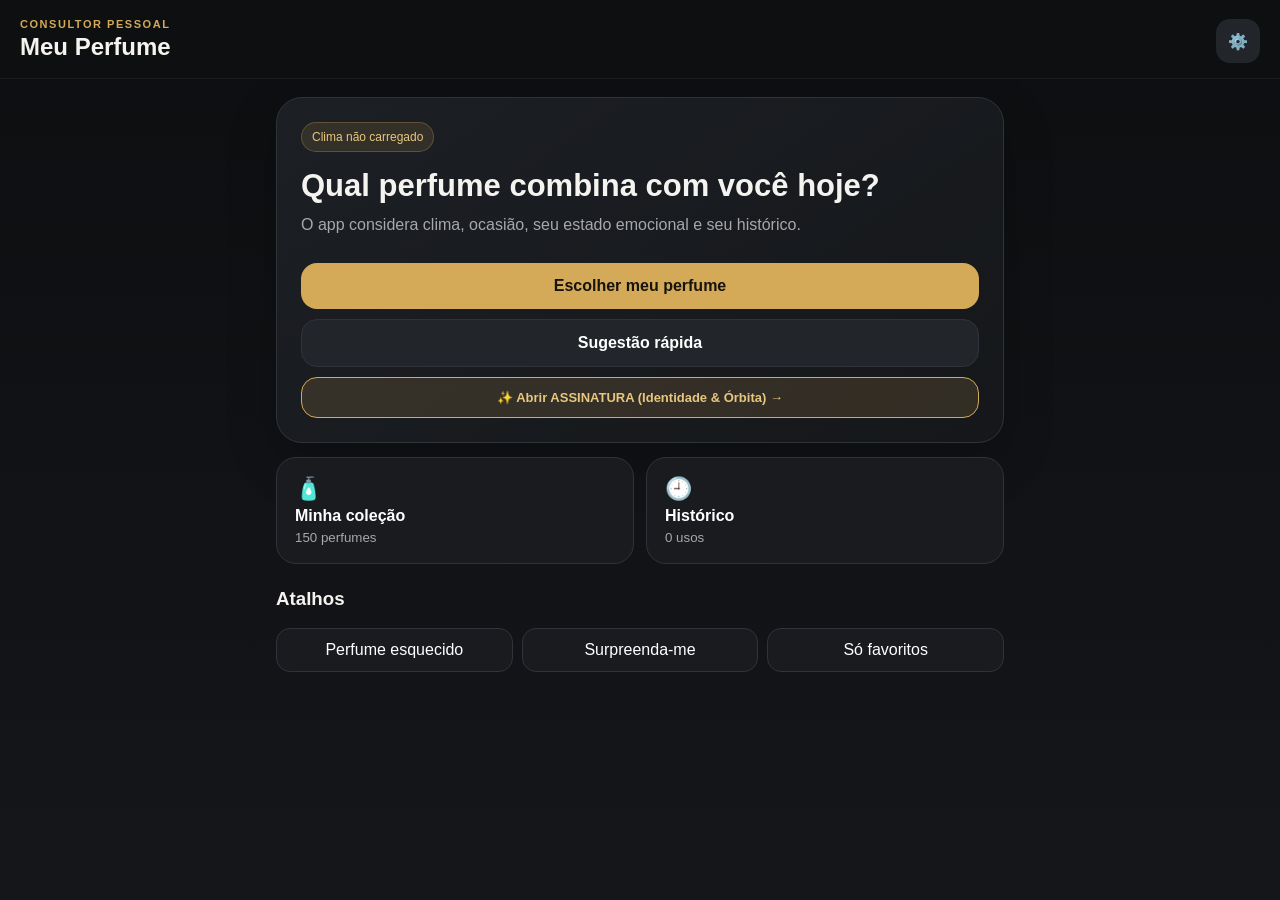
<file: index.html>
<!DOCTYPE html>
<html lang="pt-BR">
<head>
  <meta charset="UTF-8" />
  <meta name="viewport" content="width=device-width, initial-scale=1, viewport-fit=cover" />
  <meta name="theme-color" content="#121212" />
  <meta name="apple-mobile-web-app-capable" content="yes" />
  <meta name="apple-mobile-web-app-status-bar-style" content="black-translucent" />
  <meta name="apple-mobile-web-app-title" content="Meu Perfume" />
  <link rel="manifest" href="manifest.json" />
  <link rel="apple-touch-icon" href="icon.svg" />
  <link rel="stylesheet" href="styles.css" />
  <title>Meu Perfume</title>
</head>
<body>
  <header class="topbar">
    <div>
      <div class="eyebrow">CONSULTOR PESSOAL</div>
      <h1>Meu Perfume</h1>
    </div>
    <button class="icon-btn" id="settingsBtn" aria-label="Configurações">⚙️</button>
  </header>

  <main id="app">
    <section id="homeView" class="view active">
      <div class="hero-card">
        <div>
          <span class="pill" id="weatherPill">Clima não carregado</span>
          <h2>Qual perfume combina com você hoje?</h2>
          <p>O app considera clima, ocasião, seu estado emocional e seu histórico.</p>
        </div>
        <button class="primary" id="startBtn">Escolher meu perfume</button>
        <button class="secondary" id="quickBtn">Sugestão rápida</button>
        <a href="./assinatura/" style="display:flex;align-items:center;justify-content:center;gap:8px;background:rgba(212,170,88,.15);border:1px solid var(--accent);color:#e7c77e;border-radius:16px;padding:12px;margin-top:10px;font-weight:700;font-size:13px;text-decoration:none">✨ Abrir ASSINATURA (Identidade &amp; Órbita) →</a>
      </div>

      <div class="grid two">
        <button class="menu-card" data-view="collectionView">
          <span>🧴</span><strong>Minha coleção</strong><small id="collectionCount"></small>
        </button>
        <button class="menu-card" data-view="historyView">
          <span>🕘</span><strong>Histórico</strong><small id="historyCount"></small>
        </button>
      </div>

      <div class="section-title"><h3>Atalhos</h3></div>
      <div class="quick-actions">
        <button id="forgottenBtn">Perfume esquecido</button>
        <button id="surpriseBtn">Surpreenda-me</button>
        <button id="favoritesBtn">Só favoritos</button>
      </div>
    </section>

    <section id="quizView" class="view">
      <div class="progress"><div id="progressBar"></div></div>
      <div class="quiz-card">
        <button class="back-link" id="quizBack">← Voltar</button>
        <div class="step-label" id="stepLabel"></div>
        <h2 id="questionTitle"></h2>
        <p id="questionHelp"></p>
        <div id="options" class="options"></div>
        <div class="quiz-actions">
          <button class="secondary" id="prevBtn">Anterior</button>
          <button class="primary" id="nextBtn">Continuar</button>
        </div>
      </div>
    </section>

    <section id="resultView" class="view">
      <button class="back-link" data-view="homeView">← Início</button>
      <div class="result-head">
        <span class="pill">RECOMENDAÇÃO</span>
        <h2>Seu perfume para agora</h2>
      </div>
      <div id="mainResult"></div>
      <h3>Outras boas opções</h3>
      <div id="alternatives" class="alternatives"></div>
      <div class="result-actions">
        <button class="primary" id="wearBtn">Vou usar este</button>
        <button class="secondary" id="anotherBtn">Quero outra sugestão</button>
        <button class="ghost" id="restartBtn">Refazer perguntas</button>
      </div>
    </section>

    <section id="collectionView" class="view">
      <button class="back-link" data-view="homeView">← Início</button>
      <div class="section-title"><h2>Minha coleção</h2><button class="small-btn" id="addPerfumeBtn">+ Adicionar</button></div>
      <input class="search" id="searchInput" placeholder="Buscar perfume..." />
      <div class="filters">
        <button class="filter active" data-filter="all">Todos</button>
        <button class="filter" data-filter="favorite">Favoritos</button>
        <button class="filter" data-filter="active">Ativos</button>
        <button class="filter" data-filter="hidden">Ocultos</button>
      </div>
      <div id="collectionList" class="list"></div>
    </section>

    <section id="historyView" class="view">
      <button class="back-link" data-view="homeView">← Início</button>
      <div class="section-title"><h2>Histórico</h2><button class="small-btn danger" id="clearHistoryBtn">Limpar</button></div>
      <div id="historyList" class="list"></div>
    </section>
  </main>

  <dialog id="perfumeDialog">
    <form method="dialog" id="perfumeForm">
      <h3 id="dialogTitle">Editar perfume</h3>
      <input type="hidden" id="perfumeId" />
      <label>Nome<input id="perfumeName" required /></label>
      <label>Família principal
        <select id="perfumeFamily">
          <option value="fresco">Fresco</option><option value="citrico">Cítrico</option>
          <option value="aquatico">Aquático</option><option value="aromatico">Aromático</option>
          <option value="amadeirado">Amadeirado</option><option value="especiado">Especiado</option>
          <option value="doce">Doce</option><option value="gourmand">Gourmand</option>
          <option value="couro">Couro</option><option value="tabaco">Tabaco</option>
          <option value="vetiver">Vetiver</option><option value="ambarado">Âmbar</option>
        </select>
      </label>
      <label>Intensidade
        <select id="perfumeIntensity"><option value="1">Discreta</option><option value="2">Moderada</option><option value="3">Marcante</option><option value="4">Muito marcante</option></select>
      </label>
      <label><input type="checkbox" id="perfumeFavorite" /> Favorito</label>
      <label><input type="checkbox" id="perfumeActive" /> Participar das recomendações</label>
      <menu><button value="cancel" class="secondary">Cancelar</button><button value="default" class="primary" id="savePerfumeBtn">Salvar</button></menu>
    </form>
  </dialog>

  <script src="app.js"></script>
</body>
</html>
</file>
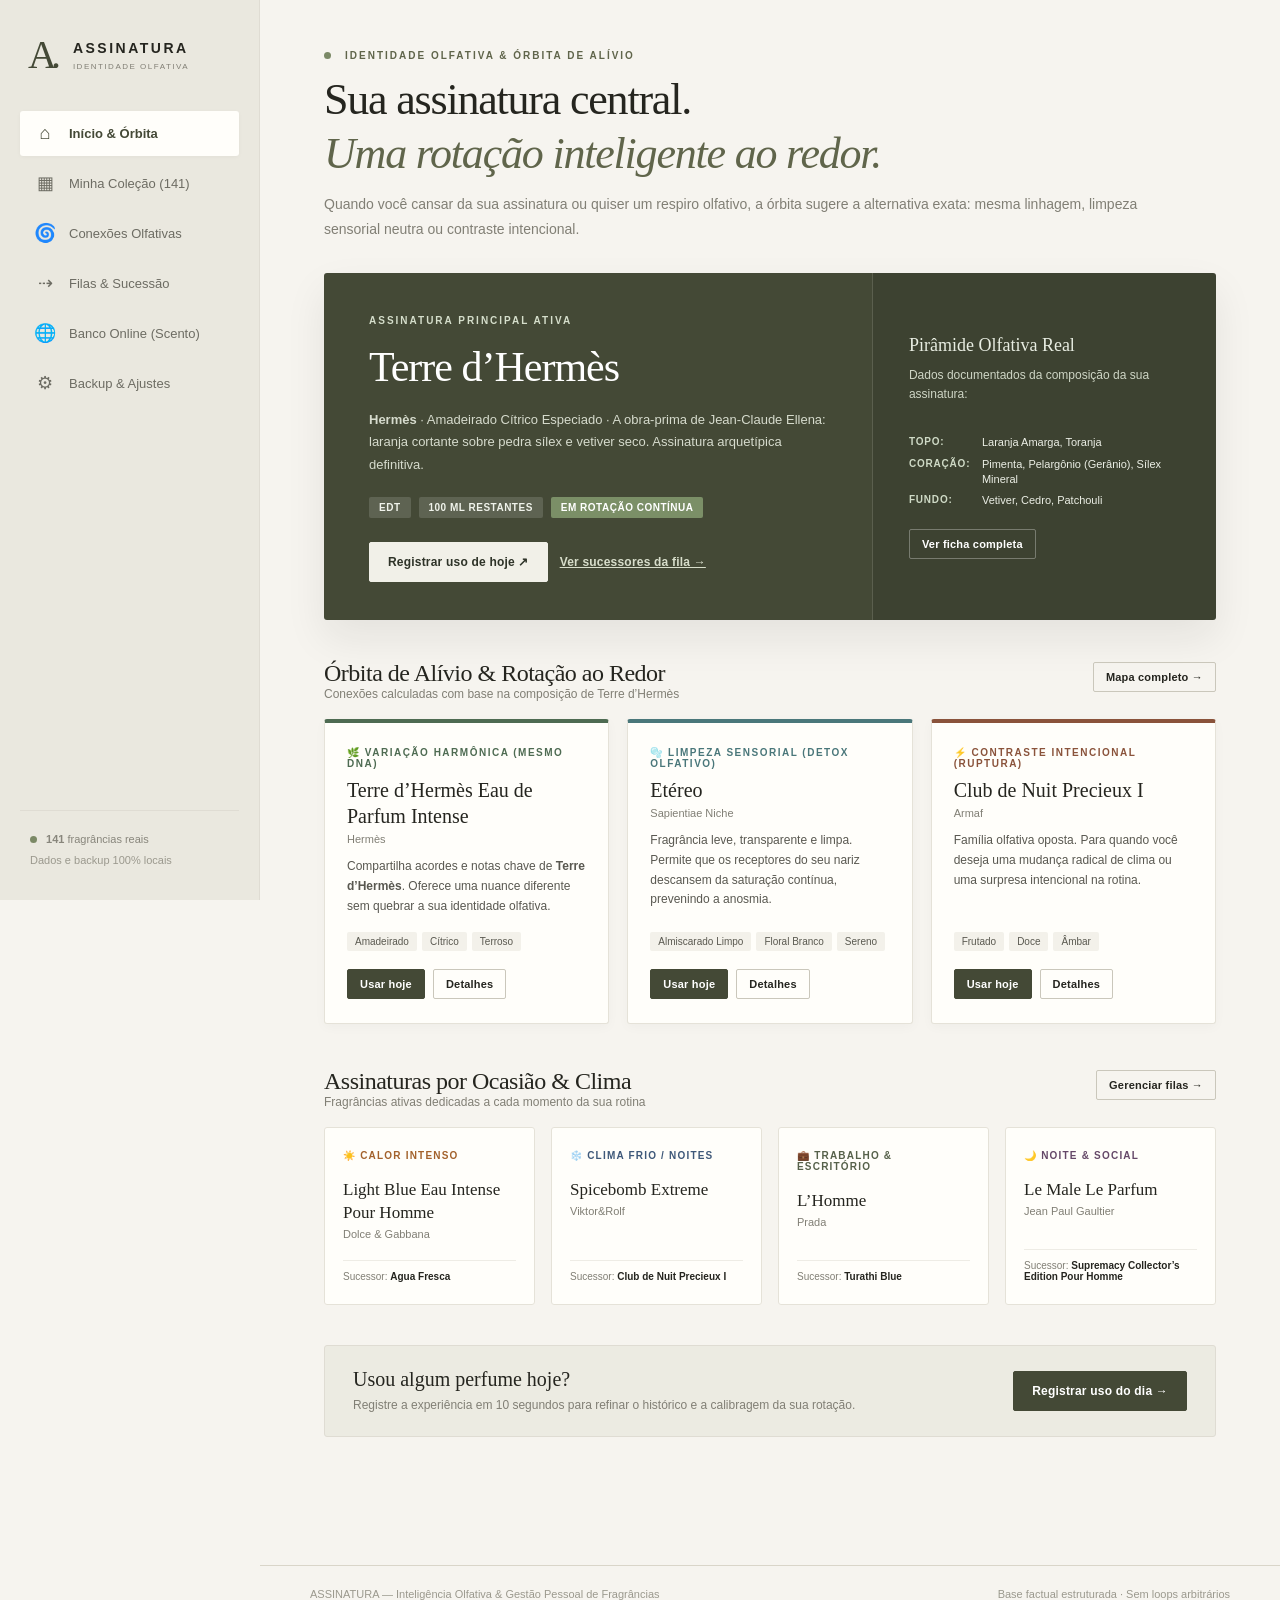
<file: assinatura/index.html>
<!doctype html>
<html lang="pt-BR">
<head>
<meta charset="utf-8">
<meta name="viewport" content="width=device-width,initial-scale=1,viewport-fit=cover">
<meta name="theme-color" content="#f5f1e9">
<meta name="color-scheme" content="light">
<meta name="description" content="ASSINATURA · Gestão inteligente da sua identidade olfativa, órbita de alívio e sucessão fundamentada em dados olfativos reais.">
<link rel="manifest" href="./manifest.webmanifest">
<link rel="icon" type="image/svg+xml" href="./icon.svg">

<title>ASSINATURA · Identidade Olfativa Inteligente</title>
<style>
:root{
  --paper:#f6f4ef;
  --wash:#efede6;
  --white:#fffefa;
  --ink:#25251f;
  --muted:#817f75;
  --soft:#d9d5c9;
  --olive:#60654b;
  --olive-dark:#444936;
  --pale:#e8e6dc;
  --sidebar:#eae8df;
  --danger:#925849;
  --accent-harmonic:#4e6b52;
  --accent-detox:#4a777a;
  --accent-contrast:#8a533b;
  --accent-sun:#a3622c;
  --accent-cold:#3e5879;
  --accent-work:#56614a;
  --accent-night:#654868;
  --font:-apple-system,BlinkMacSystemFont,'Segoe UI',Roboto,Helvetica,Arial,sans-serif;
  --serif:Georgia,'Times New Roman',serif;
  --shade:0 18px 42px rgba(28,29,22,.08);
  --card-radius:3px;
}
*{box-sizing:border-box}
html{font-size:15px;scroll-behavior:smooth}
body{margin:0;background:var(--paper);color:var(--ink);font-family:var(--font);-webkit-font-smoothing:antialiased}
button,input,textarea,select{font:inherit}
button{cursor:pointer}
button:disabled{opacity:.4;cursor:not-allowed}
a{color:inherit;text-decoration:none}
input,textarea,select{min-width:0}
button:focus-visible,input:focus-visible,textarea:focus-visible,select:focus-visible{outline:2px solid var(--olive);outline-offset:2px}

.shell{display:flex;min-height:100vh}
.sidebar{width:260px;flex-shrink:0;background:var(--sidebar);padding:35px 20px 24px;display:flex;flex-direction:column;border-right:1px solid #dfdcd3;position:sticky;top:0;height:100vh;overflow-y:auto}
.brand{display:flex;align-items:center;gap:12px;cursor:pointer;padding:0 8px 36px}
.brand-mark{font:normal 40px/1 Georgia,serif;letter-spacing:-6px;padding-right:6px;color:var(--olive-dark)}
.brand-name{font-weight:700;letter-spacing:2.5px;font-size:14px;color:var(--ink)}
.brand-name small{display:block;font-weight:500;color:var(--muted);font-size:8px;letter-spacing:1.5px;margin-top:6px}
.sidebar nav{display:grid;gap:4px}
.nav-link{display:flex;align-items:center;gap:13px;border:0;background:none;color:#6d6c63;text-align:left;padding:12px 14px;border-radius:var(--card-radius);font-size:13px;font-weight:500;transition:all .15s}
.nav-link.active{background:var(--white);color:var(--olive-dark);font-weight:700;box-shadow:0 1px 4px rgba(0,0,0,.04)}
.nav-link:hover:not(.active){color:var(--ink);background:#f2f0e9}
.nav-glyph{font-size:18px;width:22px;text-align:center;font-family:Georgia,serif}
.sidebar-footer{margin-top:auto;padding:20px 10px 6px;color:#88867c;font-size:11px;line-height:1.6;border-top:1px solid #dfdcd3}
.dot{display:inline-block;width:7px;height:7px;border-radius:50%;background:#7b8966;margin-right:6px}

.workspace{flex:1;min-width:0;display:flex;flex-direction:column}
.main{width:min(1140px,100%);padding:50px clamp(20px,5vw,70px) 90px;margin:0 auto;flex:1}
.mobile-header,.mobile-nav{display:none}
.footer{display:flex;justify-content:space-between;gap:20px;padding:22px 50px;color:#9b998e;font-size:11px;border-top:1px solid var(--soft)}

.eyebrow{font-size:10px;letter-spacing:2px;font-weight:700;color:var(--olive);text-transform:uppercase;margin:0 0 12px;display:flex;align-items:center;gap:8px}
.eyebrow.light{color:#d5decb}
.page-heading{margin:0 0 32px;max-width:820px}
.page-heading h1{font-family:var(--serif);font-size:clamp(30px,4vw,44px);font-weight:400;line-height:1.22;letter-spacing:-1.2px;margin:0 0 12px}
.page-heading p.lede{font-size:14px;line-height:1.75;color:var(--muted);margin:0}

/* Button styles */
.btn{border:1px solid #cac7bb;border-radius:2px;background:transparent;color:var(--ink);display:inline-flex;align-items:center;justify-content:center;gap:10px;padding:11px 18px;min-height:40px;font-weight:600;font-size:12px;letter-spacing:.2px;transition:background .15s,border .15s;text-align:center}
.btn:hover{background:var(--wash)}
.btn.primary{background:var(--olive-dark);color:white;border-color:var(--olive-dark)}
.btn.primary:hover{background:#2a2d21}
.btn.pale{background:#f1f0e8;border-color:#f1f0e8;color:#2e3328}
.btn.pale:hover{background:white}
.btn.warn{color:var(--danger);border-color:#d4b7ae}
.btn.warn:hover{background:#faede8}
.btn.danger-solid{background:var(--danger);color:white;border-color:var(--danger)}
.btn.danger-solid:hover{background:#7a3a2c}
.btn.small{padding:7px 12px;min-height:30px;font-size:11px}
.btn.large{padding:15px 24px;min-height:50px;font-size:13px}
.btn.text-btn{border:0;padding:6px 0;text-decoration:underline;color:var(--olive)}

/* Cards and Grid */
.surface{background:var(--white);border:1px solid #e7e4db;border-radius:var(--card-radius)}
.surface.padded{padding:28px 30px}
.section-title{display:flex;justify-content:space-between;align-items:baseline;margin:40px 0 18px;gap:12px}
.section-title h2{font:400 24px var(--serif);letter-spacing:-.5px;margin:0}
.section-title .desc{color:var(--muted);font-size:12px}

/* Hero Signature Card */
.signature-hero{display:grid;grid-template-columns:1.6fr 1fr;background:var(--olive-dark);color:white;border-radius:var(--card-radius);box-shadow:var(--shade);overflow:hidden;margin-bottom:34px}
.signature-hero-main{padding:42px 45px 38px;border-right:1px solid rgba(255,255,255,.12);display:flex;flex-direction:column;justify-content:center}
.signature-hero-main h2{font:400 clamp(28px,3.8vw,42px)/1.2 var(--serif);letter-spacing:-1px;margin:4px 0 16px}
.signature-hero-main p{color:#d6dbcd;font-size:13px;line-height:1.75;max-width:520px;margin:0 0 20px}
.signature-badges{display:flex;flex-wrap:wrap;gap:8px;margin-bottom:24px}
.badge{display:inline-flex;align-items:center;gap:6px;padding:5px 10px;font-size:10px;letter-spacing:.5px;border-radius:2px;font-weight:600;text-transform:uppercase}
.badge.on-dark{background:rgba(255,255,255,.14);color:#f0f3eb}
.badge.accent{background:#7b8f67;color:white}
.badge.light{background:#edebe2;color:#4f5245}
.signature-hero-side{padding:36px;display:flex;flex-direction:column;justify-content:center;background:rgba(0,0,0,.1)}
.signature-hero-side h3{font:400 18px var(--serif);margin:0 0 10px;color:#e8ede2}
.signature-hero-side p{font-size:12px;line-height:1.65;color:#ced5c5;margin:0 0 18px}
.pyramid-mini{display:grid;gap:6px;margin:12px 0 20px;font-size:11px}
.pyramid-row{display:flex;gap:8px;line-height:1.4}
.pyramid-row b{color:#cfdac6;min-width:65px;font-size:10px;text-transform:uppercase;letter-spacing:.8px}
.pyramid-row span{color:#ecefe6}

/* Relief Orbit Panel (Órbita de Alívio) */
.orbit-panel{margin-bottom:44px}
.orbit-grid{display:grid;grid-template-columns:repeat(3,1fr);gap:18px}
.orbit-card{background:var(--white);border:1px solid #e5e2d8;border-radius:var(--card-radius);padding:24px 22px;display:flex;flex-direction:column;position:relative;box-shadow:0 3px 12px rgba(0,0,0,.03);transition:transform .15s,box-shadow .15s}
.orbit-card:hover{transform:translateY(-2px);box-shadow:0 7px 20px rgba(0,0,0,.06)}
.orbit-card.harmonic{border-top:4px solid var(--accent-harmonic)}
.orbit-card.detox{border-top:4px solid var(--accent-detox)}
.orbit-card.contrast{border-top:4px solid var(--accent-contrast)}
.orbit-type{font-size:10px;letter-spacing:1.5px;text-transform:uppercase;font-weight:700;margin-bottom:8px}
.orbit-card.harmonic .orbit-type{color:var(--accent-harmonic)}
.orbit-card.detox .orbit-type{color:var(--accent-detox)}
.orbit-card.contrast .orbit-type{color:var(--accent-contrast)}
.orbit-card h3{font:400 20px/1.3 var(--serif);margin:0 0 4px;color:var(--ink)}
.orbit-brand{font-size:11px;color:var(--muted);margin-bottom:12px}
.orbit-reason{font-size:12px;line-height:1.65;color:#595850;margin:0 0 16px;flex:1}
.accord-chips{display:flex;flex-wrap:wrap;gap:5px;margin-bottom:18px}
.accord-chip{background:#f3f1ea;color:#5a5950;font-size:10px;padding:4px 8px;border-radius:2px}
.orbit-card .actions{display:flex;gap:8px;align-items:center;margin-top:auto}

/* Context Signatures Grid */
.contexts-grid{display:grid;grid-template-columns:repeat(4,1fr);gap:16px;margin-bottom:40px}
.context-box{background:var(--white);border:1px solid #e5e2d8;border-radius:var(--card-radius);padding:22px 18px;display:flex;flex-direction:column;position:relative}
.context-box .context-header{display:flex;justify-content:space-between;align-items:center;margin-bottom:10px}
.context-label{font-size:10px;letter-spacing:1.2px;text-transform:uppercase;font-weight:700;color:var(--olive-dark)}
.context-current{margin:8px 0 12px;flex:1}
.context-current strong{display:block;font:400 17px/1.35 var(--serif);color:var(--ink)}
.context-current small{display:block;color:var(--muted);font-size:11px;margin-top:3px}
.context-queue-preview{border-top:1px solid #eeece5;padding-top:10px;margin-top:8px;font-size:10px;color:var(--muted)}
.context-queue-preview span{color:var(--ink);font-weight:600}

/* Quick Wear logger */
.quick-log-banner{background:#ecebe2;border:1px solid #dfdcd3;border-radius:var(--card-radius);padding:22px 28px;display:flex;justify-content:space-between;align-items:center;gap:20px;margin-bottom:38px}
.quick-log-text h3{font:400 20px var(--serif);margin:0 0 5px}
.quick-log-text p{font-size:12px;color:var(--muted);margin:0;line-height:1.5}

/* Collection View & Management */
.collection-toolbar{display:flex;gap:12px;flex-wrap:wrap;align-items:center;margin-bottom:24px}
.search-box{flex:1;min-width:240px;position:relative}
.search-box input{width:100%;background:var(--white);border:1px solid #d5d2c8;border-radius:2px;padding:11px 14px 11px 36px;font-size:13px}
.search-box .icon{position:absolute;left:12px;top:12px;font-size:15px;color:var(--muted)}
.collection-stats-line{display:flex;justify-content:space-between;align-items:baseline;color:var(--muted);font-size:11px;margin-bottom:18px}
.collection-grid{display:grid;grid-template-columns:repeat(auto-fill,minmax(270px,1fr));gap:16px}
.perfume-card{background:var(--white);border:1px solid #e7e4da;border-radius:var(--card-radius);padding:18px 20px;display:flex;flex-direction:column;position:relative;transition:all .15s}
.perfume-card:hover{box-shadow:0 4px 14px rgba(0,0,0,.05);border-color:#d0ccc0}
.perfume-card-head{display:flex;justify-content:space-between;align-items:flex-start;gap:8px;margin-bottom:6px}
.perfume-card-brand{font-size:10px;letter-spacing:1px;text-transform:uppercase;color:var(--muted);font-weight:700}
.perfume-card-name{font:400 18px/1.3 var(--serif);color:var(--ink);margin:3px 0 8px}
.perfume-card-family{font-size:11px;color:var(--olive-dark);margin-bottom:10px;font-weight:500}
.perfume-card-accords{display:flex;flex-wrap:wrap;gap:4px;margin-bottom:14px}
.perfume-card-footer{display:flex;justify-content:space-between;align-items:center;gap:8px;margin-top:auto;padding-top:12px;border-top:1px solid #f0eee8;font-size:11px}
.volume-meter{display:flex;align-items:center;gap:6px;color:var(--muted)}
.volume-bar{width:42px;height:4px;background:#e2dfd6;border-radius:2px;overflow:hidden}
.volume-bar i{display:block;height:100%;background:var(--olive)}

/* Modals */
.modal-overlay{position:fixed;inset:0;z-index:90;background:rgba(25,29,21,.55);display:flex;justify-content:flex-end;backdrop-filter:blur(3px)}
.modal-overlay.center{justify-content:center;align-items:center;padding:20px}
.modal{background:var(--paper);width:min(680px,100%);height:100%;overflow-y:auto;box-shadow:var(--shade);display:flex;flex-direction:column}
.modal.dialog{height:auto;max-height:92vh;border-radius:3px;width:min(540px,100%)}
.modal-header{padding:30px 36px 20px;border-bottom:1px solid var(--soft);display:flex;justify-content:space-between;align-items:flex-start;gap:16px}
.modal-header h2{font:400 25px var(--serif);margin:0;line-height:1.25}
.modal-header p{margin:5px 0 0;font-size:12px;color:var(--muted)}
.modal-body{padding:26px 36px 60px;flex:1}
.modal-footer{padding:18px 36px;border-top:1px solid var(--soft);display:flex;justify-content:flex-end;gap:10px;background:var(--wash)}
.close-btn{background:none;border:0;font-size:26px;color:var(--muted);line-height:1;padding:0;cursor:pointer}
.close-btn:hover{color:var(--ink)}

/* Forms */
.form-grid{display:grid;grid-template-columns:1fr 1fr;gap:16px;margin-bottom:18px}
.form-grid.full{grid-template-columns:1fr}
.field{display:flex;flex-direction:column;gap:6px;margin-bottom:16px}
.field label{font-size:11px;font-weight:700;color:#51524a;letter-spacing:.3px}
.field input,.field select,.field textarea{border:1px solid #d5d2c8;background:var(--white);padding:10px 12px;border-radius:2px;font-size:13px;color:var(--ink)}
.field select{appearance:none;background-image:url('data:image/svg+xml,%3Csvg xmlns="http://www.w3.org/2000/svg" width="16" height="16" viewBox="0 0 24 24" fill="none" stroke="%2360654b" stroke-width="2"%3E%3Cpath d="m6 9 6 6 6-6"/%3E%3C/svg%3E');background-repeat:no-repeat;background-position:right 10px center;padding-right:32px}

/* Online Search Panel in Add Modal */
.online-search-box{background:#f0eee7;border:1px solid #dedbd0;border-radius:2px;padding:16px 18px;margin-bottom:22px}
.online-search-box p{font-size:12px;color:var(--muted);margin:0 0 10px;line-height:1.5}
.online-search-input-group{display:flex;gap:8px}
.online-search-input-group input{flex:1;padding:10px 12px;border:1px solid #cbcaa0;border-radius:2px;background:white;font-size:13px}
.online-matches{margin-top:14px;display:grid;gap:8px;max-height:220px;overflow-y:auto}
.online-match-item{background:white;border:1px solid #e0ded4;padding:10px 14px;border-radius:2px;display:flex;justify-content:space-between;align-items:center;cursor:pointer;text-align:left;transition:background .12s}
.online-match-item:hover{background:#f6f8f2;border-color:var(--olive)}
.online-match-item strong{font-size:13px;display:block}
.online-match-item small{font-size:11px;color:var(--muted)}

/* Toast */
.toast{position:fixed;bottom:24px;right:24px;background:var(--ink);color:white;padding:16px 22px;border-radius:3px;font-size:12px;box-shadow:var(--shade);z-index:100;max-width:min(420px,90vw);display:flex;align-items:center;gap:12px;animation:toastIn .2s ease-out}
@keyframes toastIn{from{opacity:0;transform:translateY(8px)}to{opacity:1;transform:translateY(0)}}

/* Queues view */
.queue-segment-block{background:var(--white);border:1px solid #e5e2d8;border-radius:var(--card-radius);padding:24px;margin-bottom:24px}
.queue-segment-head{display:flex;justify-content:space-between;align-items:baseline;margin-bottom:16px;border-bottom:1px solid #f0eee8;padding-bottom:12px}
.queue-item{display:grid;grid-template-columns:36px 1fr auto;gap:14px;align-items:center;padding:14px 0;border-bottom:1px solid #f1efe9}
.queue-item:last-child{border-bottom:0}
.queue-num{font:400 20px var(--serif);color:var(--olive)}
.queue-controls{display:flex;gap:5px}
.queue-controls button{border:1px solid #d9d6cb;background:none;width:32px;height:32px;border-radius:2px;display:flex;align-items:center;justify-content:center;color:var(--olive-dark)}

/* Responsive */
@media(max-width:1020px){
  .sidebar{width:220px;padding:25px 16px}
  .signature-hero{grid-template-columns:1fr}
  .signature-hero-main{border-right:0;border-bottom:1px solid rgba(255,255,255,.12);padding:32px 28px}
  .signature-hero-side{padding:28px}
  .orbit-grid{grid-template-columns:1fr}
  .contexts-grid{grid-template-columns:1fr 1fr}
}
@media(max-width:760px){
  .sidebar{display:none}
  .mobile-header{display:flex;justify-content:space-between;align-items:center;background:var(--paper);height:60px;padding:0 20px;border-bottom:1px solid var(--soft);position:sticky;top:0;z-index:20}
  .mobile-header .brand-mark{font-size:26px}
  .mobile-nav{display:flex;position:fixed;z-index:20;bottom:0;left:0;right:0;background:rgba(253,251,247,.96);backdrop-filter:blur(14px);-webkit-backdrop-filter:blur(14px);border-top:1px solid var(--soft);padding:6px 4px max(6px,env(safe-area-inset-bottom));justify-content:space-around}
  .mobile-nav button{flex:1;border:0;background:none;display:flex;flex-direction:column;gap:2px;align-items:center;justify-content:center;color:#85837a;padding:5px 2px}
  .mobile-nav button.active{color:var(--olive-dark);font-weight:700}
  .mobile-nav button span{font-size:18px;font-family:Georgia,serif}
  .mobile-nav button small{font-size:9.5px;letter-spacing:.2px}
  .main{padding:24px 16px 110px}
  .contexts-grid{grid-template-columns:1fr}
  .form-grid{grid-template-columns:1fr}
  .modal{width:100%;height:100dvh}
  .modal.dialog{width:100%;max-height:100dvh;height:100dvh;border-radius:0}
  .modal-header{padding:22px}
  .modal-body{padding:20px 22px 100px}
  .modal-footer{padding:16px 22px}
  .quick-log-banner{flex-direction:column;align-items:flex-start}
}
</style>
</head>
<body>
<div id="app"></div>

<script>
// ==========================================
// 1. COMPREHENSIVE OLFACTORY DATABASE (141 PERFUMES)
// Verified against Fragrantica, Parfumo, Basenotes & Scento
// ==========================================
const FACTUAL_DB = {
  "1": {
    "brand": "4711",
    "name": "Original Eau de Cologne",
    "concentration": "EDC",
    "family": "Cítrico Aromático",
    "accords": [
      "Cítrico",
      "Aromático",
      "Especiado Fresco",
      "Herbal",
      "Floral Branco"
    ],
    "pyramid": {
      "top": [
        "Limão Siciliano",
        "Bergamota",
        "Laranja",
        "Manjericão",
        "Pêssego"
      ],
      "heart": [
        "Jasmim",
        "Lírio",
        "Rosa Búlgara",
        "Cyclamen",
        "Melão"
      ],
      "base": [
        "Musgo de Carvalho",
        "Vetiver",
        "Cedro",
        "Patchouli",
        "Sândalo",
        "Almíscar"
      ]
    },
    "seasons": [
      "verao",
      "primavera"
    ],
    "occasions": [
      "cotidiano",
      "calor",
      "casa",
      "detox"
    ],
    "intensity": 1,
    "character": "Clássico cítrico revigorante, ultra fresco e transparente. Perfeito para dias quentes e alívio olfativo."
  },
  "2": {
    "brand": "Adolfo Dominguez",
    "name": "Agua Fresca",
    "concentration": "EDT",
    "family": "Aromático Fougère",
    "accords": [
      "Aromático",
      "Amadeirado",
      "Cítrico",
      "Especiado Fresco",
      "Herbal"
    ],
    "pyramid": {
      "top": [
        "Bergamota",
        "Mandarina",
        "Petitgrain",
        "Manjerona",
        "Artemísia"
      ],
      "heart": [
        "Lavanda",
        "Sálvia",
        "Alecrim",
        "Coentro",
        "Bagas de Zimbro",
        "Pimenta"
      ],
      "base": [
        "Vetiver",
        "Musgo de Carvalho",
        "Cedro",
        "Pinho",
        "Patchouli",
        "Almíscar"
      ]
    },
    "seasons": [
      "primavera",
      "verao"
    ],
    "occasions": [
      "cotidiano",
      "trabalho",
      "calor"
    ],
    "intensity": 2,
    "character": "Herbal mediterrâneo fresco, natural e elegante. Ideal para ambiente profissional diurno e dias amenos."
  },
  "3": {
    "brand": "Afnan",
    "name": "Rare Carbon",
    "concentration": "EDP",
    "family": "Couro Floral Amadeirado",
    "accords": [
      "Couro",
      "Amadeirado",
      "Terroso",
      "Ozônico",
      "Âmbar",
      "Floral"
    ],
    "pyramid": {
      "top": [
        "Couro",
        "Noz-moscada",
        "Canela",
        "Folha de Violeta"
      ],
      "heart": [
        "Violeta",
        "Rosa",
        "Cedro",
        "Agarwood (Oud)"
      ],
      "base": [
        "Vetiver",
        "Âmbar",
        "Sândalo"
      ]
    },
    "seasons": [
      "outono",
      "inverno"
    ],
    "occasions": [
      "noite",
      "frio",
      "formal",
      "social"
    ],
    "intensity": 4,
    "character": "Couro nobre e aveludado com nuances florais e amadeiradas (DNA Ombré Leather). Marcante e refinado."
  },
  "4": {
    "brand": "Afnan",
    "name": "Supremacy Collector’s Edition Pour Homme",
    "concentration": "EDP",
    "family": "Amadeirado Frutado",
    "accords": [
      "Frutado",
      "Esfumado",
      "Amadeirado",
      "Cítrico",
      "Musgoso"
    ],
    "pyramid": {
      "top": [
        "Abacaxi",
        "Bergamota",
        "Maçã",
        "Groselha Preta"
      ],
      "heart": [
        "Vidoeiro",
        "Patchouli",
        "Jasmim",
        "Rosa"
      ],
      "base": [
        "Musgo de Carvalho",
        "Âmbar Cinzento",
        "Almíscar"
      ]
    },
    "seasons": [
      "primavera",
      "verao",
      "outono"
    ],
    "occasions": [
      "cotidiano",
      "trabalho",
      "noite",
      "social"
    ],
    "intensity": 4,
    "character": "Frutado de abacaxi com bétula esfumada e musgo (DNA Aventus / Hacivat). Versatilidade executiva potente."
  },
  "5": {
    "brand": "Afnan",
    "name": "Supremacy Not Only Intense",
    "concentration": "Extrait",
    "family": "Oriental Especiado Frutado",
    "accords": [
      "Frutado",
      "Musgo de Carvalho",
      "Amadeirado",
      "Terroso",
      "Especiado"
    ],
    "pyramid": {
      "top": [
        "Groselha Preta",
        "Bergamota",
        "Maçã"
      ],
      "heart": [
        "Musgo de Carvalho",
        "Patchouli",
        "Lavanda"
      ],
      "base": [
        "Âmbar Cinzento",
        "Almíscar",
        "Açafrão"
      ]
    },
    "seasons": [
      "primavera",
      "outono",
      "inverno"
    ],
    "occasions": [
      "cotidiano",
      "trabalho",
      "noite"
    ],
    "intensity": 4,
    "character": "Groselha frutada densa sustentada por uma overdose de musgo de carvalho e patchouli terroso. Grande presença."
  },
  "6": {
    "brand": "Afnan",
    "name": "Turathi Blue",
    "concentration": "EDP",
    "family": "Cítrico Aromático Amadeirado",
    "accords": [
      "Cítrico",
      "Âmbar",
      "Amadeirado",
      "Almiscarado",
      "Especiado Fresco"
    ],
    "pyramid": {
      "top": [
        "Toranja",
        "Bergamota",
        "Mandarina"
      ],
      "heart": [
        "Âmbar",
        "Notas Amadeiradas"
      ],
      "base": [
        "Almíscar",
        "Patchouli",
        "Especiarias"
      ]
    },
    "seasons": [
      "verao",
      "primavera"
    ],
    "occasions": [
      "calor",
      "cotidiano",
      "trabalho",
      "social"
    ],
    "intensity": 3,
    "character": "Toranja cintilante e suculenta sobre leito de âmbar moderno e madeiras limpas (DNA Bvlgari Tygar). Excelente no calor."
  },
  "7": {
    "brand": "Ajmal",
    "name": "Amaze for Men",
    "concentration": "EDP",
    "family": "Amadeirado Aromático Frutado",
    "accords": [
      "Frutado",
      "Amadeirado",
      "Atalcado",
      "Floral Branco",
      "Couro"
    ],
    "pyramid": {
      "top": [
        "Maçã",
        "Bergamota",
        "Tagetes (Cravo-de-defunto)"
      ],
      "heart": [
        "Íris",
        "Jasmim"
      ],
      "base": [
        "Patchouli",
        "Couro",
        "Musgo de Carvalho",
        "Almíscar"
      ]
    },
    "seasons": [
      "primavera",
      "outono",
      "verao"
    ],
    "occasions": [
      "cotidiano",
      "trabalho",
      "social"
    ],
    "intensity": 3,
    "character": "Abertura fresca de maçã e cítricos que evolui para uma íris elegante e base amadeirada com toque de couro."
  },
  "8": {
    "brand": "Alfred Dunhill",
    "name": "Icon",
    "concentration": "EDP",
    "family": "Amadeirado Aromático",
    "accords": [
      "Cítrico",
      "Especiado Fresco",
      "Amadeirado",
      "Aromático",
      "Floral Branco"
    ],
    "pyramid": {
      "top": [
        "Néroli",
        "Bergamota Italiana",
        "Pimenta Preta",
        "Petitgrain"
      ],
      "heart": [
        "Pimenta Preta",
        "Lavanda",
        "Cardamomo",
        "Bagas de Zimbro",
        "Sálvia"
      ],
      "base": [
        "Vetiver",
        "Agarwood (Oud)",
        "Couro",
        "Musgo de Carvalho",
        "Íris"
      ]
    },
    "seasons": [
      "primavera",
      "verao",
      "outono"
    ],
    "occasions": [
      "trabalho",
      "cotidiano",
      "formal"
    ],
    "intensity": 3,
    "character": "Néroli e pimenta preta sobre uma base refinada de vetiver e madeiras. Assinatura profissional de alto padrão."
  },
  "9": {
    "brand": "Armaf",
    "name": "Club de Nuit Intense Man Limited Edition Parfum",
    "concentration": "Parfum",
    "family": "Cítrico Amadeirado Esfumado",
    "accords": [
      "Cítrico",
      "Frutado",
      "Esfumado",
      "Amadeirado",
      "Couro"
    ],
    "pyramid": {
      "top": [
        "Limão Siciliano",
        "Abacaxi",
        "Groselha Preta",
        "Bergamota",
        "Maçã"
      ],
      "heart": [
        "Vidoeiro",
        "Jasmim",
        "Rosa"
      ],
      "base": [
        "Âmbar Cinzento",
        "Almíscar",
        "Patchouli",
        "Baunilha"
      ]
    },
    "seasons": [
      "primavera",
      "verao",
      "outono",
      "inverno"
    ],
    "occasions": [
      "cotidiano",
      "trabalho",
      "noite",
      "social"
    ],
    "intensity": 4,
    "character": "Versão mais refinada e cremosa da clássica combinação cítrica frutada com fumaça de bétula. Campeão de versatilidade."
  },
  "10": {
    "brand": "Armaf",
    "name": "Club de Nuit Milestone",
    "concentration": "EDP",
    "family": "Marinho Amadeirado Frutado",
    "accords": [
      "Marinho",
      "Salgado",
      "Frutado",
      "Cítrico",
      "Amadeirado"
    ],
    "pyramid": {
      "top": [
        "Frutas Vermelhas",
        "Sal Marinho",
        "Notas Cítricas"
      ],
      "heart": [
        "Mandarina",
        "Limão Siciliano",
        "Íris",
        "Bergamota"
      ],
      "base": [
        "Almíscar Marinho",
        "Sândalo",
        "Âmbar"
      ]
    },
    "seasons": [
      "verao",
      "primavera"
    ],
    "occasions": [
      "calor",
      "cotidiano",
      "praia",
      "social"
    ],
    "intensity": 3,
    "character": "Brisa marinha salgada com frutas vermelhas e melancia suculenta (DNA Millésime Impérial). Refrescante e opulento no calor."
  },
  "11": {
    "brand": "Armaf",
    "name": "Club de Nuit Precieux I",
    "concentration": "Extrait",
    "family": "Amadeirado Âmbar Frutado",
    "accords": [
      "Frutado",
      "Doce",
      "Âmbar",
      "Amadeirado",
      "Especiado Quente"
    ],
    "pyramid": {
      "top": [
        "Abacaxi",
        "Pêra",
        "Bergamota",
        "Pimenta Rosa",
        "Limão"
      ],
      "heart": [
        "Flores Brancas",
        "Baunilha",
        "Patchouli",
        "Anis"
      ],
      "base": [
        "Âmbar Cinzento",
        "Cedro",
        "Couro",
        "Almíscar"
      ]
    },
    "seasons": [
      "outono",
      "inverno",
      "primavera"
    ],
    "occasions": [
      "noite",
      "social",
      "frio"
    ],
    "intensity": 5,
    "character": "Extrait de alta concentração com frutas maduras, baunilha untuosa e âmbar amadeirado. Potência e projeção duradoura."
  },
  "12": {
    "brand": "Armaf",
    "name": "Club de Nuit Sillage",
    "concentration": "EDP",
    "family": "Cítrico Floral Almiscarado",
    "accords": [
      "Cítrico",
      "Metálico",
      "Almiscarado",
      "Amadeirado",
      "Verde"
    ],
    "pyramid": {
      "top": [
        "Bergamota",
        "Groselha Preta",
        "Limão",
        "Folha de Violeta",
        "Gengibre"
      ],
      "heart": [
        "Íris",
        "Rosa",
        "Jasmim"
      ],
      "base": [
        "Almíscar",
        "Ambroxan",
        "Cedro",
        "Sândalo"
      ]
    },
    "seasons": [
      "primavera",
      "verao"
    ],
    "occasions": [
      "trabalho",
      "cotidiano",
      "calor"
    ],
    "intensity": 3,
    "character": "Água de montanha gelada, cítricos frescos, toque metálico limpo e groselha (DNA Silver Mountain Water)."
  },
  "13": {
    "brand": "Aurora Scents",
    "name": "Black Obsidian",
    "concentration": "EDP",
    "family": "Oriental Amadeirado Especiado",
    "accords": [
      "Amadeirado",
      "Âmbar",
      "Especiado Quente",
      "Esfumado",
      "Couro"
    ],
    "pyramid": {
      "top": [
        "Bergamota",
        "Pimenta Rosa",
        "Noz-moscada"
      ],
      "heart": [
        "Olíbano",
        "Cedro",
        "Gerânio"
      ],
      "base": [
        "Vetiver",
        "Couro",
        "Âmbar",
        "Patchouli"
      ]
    },
    "seasons": [
      "outono",
      "inverno"
    ],
    "occasions": [
      "noite",
      "frio",
      "formal"
    ],
    "intensity": 4,
    "character": "Composição escura e sofisticada com resinas de olíbano, especiarias quentes e couro aveludado."
  },
  "14": {
    "brand": "Aurora Scents",
    "name": "Cafe Citadel",
    "concentration": "EDP",
    "family": "Gourmand Oriental Especiado",
    "accords": [
      "Café",
      "Especiado Quente",
      "Baunilha",
      "Doce",
      "Amadeirado"
    ],
    "pyramid": {
      "top": [
        "Café Torrado",
        "Cardamomo",
        "Bergamota"
      ],
      "heart": [
        "Canela",
        "Avelã",
        "Cedro"
      ],
      "base": [
        "Baunilha",
        "Fava Tonka",
        "Âmbar",
        "Almíscar"
      ]
    },
    "seasons": [
      "outono",
      "inverno"
    ],
    "occasions": [
      "noite",
      "frio",
      "encontros"
    ],
    "intensity": 4,
    "character": "Café arábica recém-passado com cardamomo, avelã e fundo adocicado de fava tonka. Confortável e envolvente."
  },
  "15": {
    "brand": "Aurora Scents",
    "name": "Vanilla Espresso",
    "concentration": "EDP",
    "family": "Gourmand Âmbar",
    "accords": [
      "Baunilha",
      "Café",
      "Doce",
      "Quente",
      "Cacau"
    ],
    "pyramid": {
      "top": [
        "Grãos de Café",
        "Baunilha de Madagascar"
      ],
      "heart": [
        "Caramelo",
        "Cacau",
        "Leite Vaporizado"
      ],
      "base": [
        "Fava Tonka",
        "Benjoim",
        "Sândalo"
      ]
    },
    "seasons": [
      "inverno",
      "outono"
    ],
    "occasions": [
      "noite",
      "frio",
      "casa"
    ],
    "intensity": 4,
    "character": "Expresso cremoso enriquecido com favas de baunilha e caramelo morno. Pura indulgência olfativa gourmand."
  },
  "16": {
    "brand": "Azzaro",
    "name": "The Most Wanted",
    "concentration": "EDP Intense",
    "family": "Âmbar Especiado Amadeirado",
    "accords": [
      "Doce",
      "Caramelo",
      "Especiado Quente",
      "Amadeirado",
      "Âmbar"
    ],
    "pyramid": {
      "top": [
        "Cardamomo da Guatemala"
      ],
      "heart": [
        "Toffee (Caramelo derretido)"
      ],
      "base": [
        "Madeira de Âmbar (Akigalawood)"
      ]
    },
    "seasons": [
      "outono",
      "inverno"
    ],
    "occasions": [
      "noite",
      "encontros",
      "social",
      "frio"
    ],
    "intensity": 4,
    "character": "Cardamomo vibrante seguido por um coração cremoso de toffee sobre madeiras ambaradas modernas. Sedução pura."
  },
  "17": {
    "brand": "Azzaro",
    "name": "The Most Wanted Parfum",
    "concentration": "Parfum",
    "family": "Amadeirado Especiado Gourmand",
    "accords": [
      "Baunilha",
      "Especiado Quente",
      "Amadeirado",
      "Doce",
      "Balsâmico"
    ],
    "pyramid": {
      "top": [
        "Gengibre Vermelho"
      ],
      "heart": [
        "Notas Amadeiradas Incensadas"
      ],
      "base": [
        "Baunilha Bourbon"
      ]
    },
    "seasons": [
      "outono",
      "inverno"
    ],
    "occasions": [
      "noite",
      "frio",
      "social"
    ],
    "intensity": 4,
    "character": "Gengibre picante contrastado com baunilha bourbon aveludada e madeiras nobres. Caloroso e noturno."
  },
  "18": {
    "brand": "Azzaro",
    "name": "Wanted by Night",
    "concentration": "EDP",
    "family": "Amadeirado Oriental Especiado",
    "accords": [
      "Canela",
      "Tabaco",
      "Frutado",
      "Especiado Quente",
      "Amadeirado"
    ],
    "pyramid": {
      "top": [
        "Canela",
        "Mandarina",
        "Lavanda",
        "Limão"
      ],
      "heart": [
        "Cedro Vermelho",
        "Incenso",
        "Cominho",
        "Notas Frutadas"
      ],
      "base": [
        "Tabaco",
        "Baunilha",
        "Couro",
        "Cedro",
        "Benjoim"
      ]
    },
    "seasons": [
      "outono",
      "inverno"
    ],
    "occasions": [
      "noite",
      "social",
      "frio"
    ],
    "intensity": 4,
    "character": "Explosão de canela e mandarina sobre uma cama de tabaco frutado, cedro vermelho e incenso. Famoso para saídas noturnas."
  },
  "19": {
    "brand": "Banana Republic",
    "name": "Midnight Hour",
    "concentration": "EDP",
    "family": "Amadeirado Especiado Frutado",
    "accords": [
      "Frutado",
      "Especiado Quente",
      "Amadeirado",
      "Terroso",
      "Couro"
    ],
    "pyramid": {
      "top": [
        "Manga",
        "Gengibre",
        "Pimenta Rosa"
      ],
      "heart": [
        "Gerânio",
        "Pimenta Preta",
        "Folha de Cedro"
      ],
      "base": [
        "Patchouli",
        "Âmbar",
        "Agarwood (Oud)"
      ]
    },
    "seasons": [
      "primavera",
      "outono",
      "verao"
    ],
    "occasions": [
      "noite",
      "cotidiano",
      "social"
    ],
    "intensity": 3,
    "character": "Manga madura apimentada com gengibre e base resinosa moderna. Frutado escuro elegante."
  },
  "20": {
    "brand": "Bvlgari",
    "name": "Aqva Pour Homme",
    "concentration": "EDT",
    "family": "Aquático Aromático",
    "accords": [
      "Marinho",
      "Cítrico",
      "Aromático",
      "Aquático",
      "Amadeirado"
    ],
    "pyramid": {
      "top": [
        "Mandarina",
        "Laranja",
        "Petitgrain"
      ],
      "heart": [
        "Alga Marinha (Posidonia Oceanica)",
        "Lavanda",
        "Flor de Algodão"
      ],
      "base": [
        "Cedro da Virgínia",
        "Notas Amadeiradas",
        "Âmbar Mineral",
        "Sálvia Esclareia"
      ]
    },
    "seasons": [
      "verao",
      "primavera"
    ],
    "occasions": [
      "calor",
      "praia",
      "cotidiano"
    ],
    "intensity": 3,
    "character": "Oceano profundo e mineral, alga marinha natural e cítricos salgados. O aquático mais autêntico e marinho da perfumaria."
  },
  "21": {
    "brand": "Bvlgari",
    "name": "Man in Black",
    "concentration": "EDP",
    "family": "Oriental Especiado Couro",
    "accords": [
      "Especiado Quente",
      "Rum",
      "Couro",
      "Tabaco",
      "Amadeirado",
      "Doce"
    ],
    "pyramid": {
      "top": [
        "Especiarias",
        "Rum Envelhecido",
        "Tabaco"
      ],
      "heart": [
        "Couro",
        "Íris",
        "Tuberosa"
      ],
      "base": [
        "Fava Tonka",
        "Benjoim",
        "Madeira Guaiac"
      ]
    },
    "seasons": [
      "outono",
      "inverno"
    ],
    "occasions": [
      "noite",
      "frio",
      "formal",
      "encontros"
    ],
    "intensity": 4,
    "character": "Rum caribenho, tabaco aromático e couro macio com toque refinado de íris. Um monumento da perfumaria masculina para o frio."
  },
  "22": {
    "brand": "Bvlgari",
    "name": "Man Terrae Essence",
    "concentration": "EDP",
    "family": "Amadeirado Terroso",
    "accords": [
      "Terroso",
      "Amadeirado",
      "Cítrico",
      "Vetiver",
      "Balsâmico"
    ],
    "pyramid": {
      "top": [
        "Cidra (Citrino)",
        "Calamansi"
      ],
      "heart": [
        "Vetiver do Haiti",
        "Vetiver de Java",
        "Raiz de Íris"
      ],
      "base": [
        "Notas Terrosas da Toscana",
        "Styrax (Estoraque)"
      ]
    },
    "seasons": [
      "outono",
      "primavera"
    ],
    "occasions": [
      "trabalho",
      "cotidiano",
      "formal"
    ],
    "intensity": 3,
    "character": "Terra fértil toscana aquecida pelo sol, duo nobre de vetiveres e raspas cítricas amargas. Muito sofisticado."
  },
  "23": {
    "brand": "Carolina Herrera",
    "name": "212 VIP Men Party Fever",
    "concentration": "EDT",
    "family": "Amadeirado Aromático Frutado",
    "accords": [
      "Aromático",
      "Verde",
      "Frutado",
      "Especiado Fresco",
      "Amadeirado"
    ],
    "pyramid": {
      "top": [
        "Maçã Vermelha",
        "Cítricos",
        "Gengibre",
        "Bagas de Zimbro"
      ],
      "heart": [
        "Acorde Canábico Herbáceo",
        "Gerânio",
        "Frésia"
      ],
      "base": [
        "Fava Tonka",
        "Cedro",
        "Almíscar",
        "Olíbano"
      ]
    },
    "seasons": [
      "verao",
      "primavera"
    ],
    "occasions": [
      "noite",
      "social",
      "calor"
    ],
    "intensity": 3,
    "character": "Maçã vibrante com notas herbais aromáticas e gengibre. Jovem, festivo e descontraído para noites de verão."
  },
  "24": {
    "brand": "Carolina Herrera",
    "name": "Chic for Men",
    "concentration": "EDT",
    "family": "Amadeirado Especiado",
    "accords": [
      "Especiado Quente",
      "Ozônico",
      "Aquático",
      "Amadeirado",
      "Cítrico"
    ],
    "pyramid": {
      "top": [
        "Melancia",
        "Cardamomo",
        "Limão",
        "Bergamota",
        "Mandarina"
      ],
      "heart": [
        "Pimenta",
        "Canela"
      ],
      "base": [
        "Sândalo",
        "Fava Tonka",
        "Almíscar",
        "Âmbar",
        "Cedro"
      ]
    },
    "seasons": [
      "primavera",
      "outono",
      "verao"
    ],
    "occasions": [
      "cotidiano",
      "trabalho",
      "social"
    ],
    "intensity": 3,
    "character": "Abertura aquosa de melancia fresca e cardamomo que evolui para especiarias aveludadas e camurça amadeirada. Charme clássico."
  },
  "25": {
    "brand": "Chlorophylla",
    "name": "H",
    "concentration": "Deo Colônia",
    "family": "Aromático Fougère Cítrico",
    "accords": [
      "Aromático",
      "Cítrico",
      "Herbal",
      "Fougère",
      "Fresco"
    ],
    "pyramid": {
      "top": [
        "Bergamota",
        "Limão",
        "Lavanda"
      ],
      "heart": [
        "Gerânio",
        "Alecrim",
        "Cravo"
      ],
      "base": [
        "Cedro",
        "Musgo de Carvalho",
        "Almíscar"
      ]
    },
    "seasons": [
      "verao",
      "primavera"
    ],
    "occasions": [
      "cotidiano",
      "calor",
      "casa"
    ],
    "intensity": 2,
    "character": "Fougère cítrico herbal nacional direto e refrescante. Sensação de banho tomado e frescor imediato."
  },
  "26": {
    "brand": "Clinique",
    "name": "Happy for Men",
    "concentration": "EDC",
    "family": "Cítrico Aromático",
    "accords": [
      "Cítrico",
      "Verde",
      "Marinho",
      "Aromático",
      "Floral Branco"
    ],
    "pyramid": {
      "top": [
        "Mandarina",
        "Lima",
        "Notas Marinhas",
        "Limão Siciliano",
        "Notas Verdes"
      ],
      "heart": [
        "Frésia",
        "Jasmim",
        "Lírio-do-vale",
        "Rosa"
      ],
      "base": [
        "Cipreste",
        "Cedro",
        "Almíscar",
        "Madeira Guaiac"
      ]
    },
    "seasons": [
      "verao",
      "primavera"
    ],
    "occasions": [
      "calor",
      "cotidiano",
      "detox"
    ],
    "intensity": 2,
    "character": "Uma dose pura de sol e mandarina efervescente. Ultra positivo, fresco e limpo, excelente para calor intenso."
  },
  "27": {
    "brand": "Condé Parfum",
    "name": "Caipi d’Argent",
    "concentration": "Parfum",
    "family": "Cítrico Aromático Verde",
    "accords": [
      "Cítrico",
      "Alcoólico",
      "Fresco",
      "Aromático",
      "Verde"
    ],
    "pyramid": {
      "top": [
        "Limão Tahiti",
        "Cachaça Prata",
        "Hortelã"
      ],
      "heart": [
        "Gengibre",
        "Alecrim",
        "Notas Aquáticas"
      ],
      "base": [
        "Cedro",
        "Vetiver",
        "Almíscar"
      ]
    },
    "seasons": [
      "verao"
    ],
    "occasions": [
      "calor",
      "praia",
      "cotidiano",
      "social"
    ],
    "intensity": 3,
    "character": "A essência de uma caipirinha gelada em dia ensolarado: limão tahiti espremido na hora, cachaça nobre e hortelã fresca."
  },
  "28": {
    "brand": "Dior",
    "name": "Dior Homme Intense (2011)",
    "concentration": "EDP",
    "family": "Amadeirado Floral Almiscarado / Íris",
    "accords": [
      "Íris",
      "Atalcado",
      "Amadeirado",
      "Terroso",
      "Lavanda",
      "Floral"
    ],
    "pyramid": {
      "top": [
        "Lavanda da Provença"
      ],
      "heart": [
        "Íris Toscana",
        "Ambreta (Almíscar Vegetal)",
        "Pêra"
      ],
      "base": [
        "Cedro da Virgínia",
        "Vetiver"
      ]
    },
    "seasons": [
      "outono",
      "inverno"
    ],
    "occasions": [
      "noite",
      "frio",
      "formal",
      "encontros"
    ],
    "intensity": 4,
    "character": "A maior obra-prima de íris masculina: textura acetinada de maquiagem de luxo, cacau sutil e cedro seco. Aristocrático."
  },
  "29": {
    "brand": "Dior",
    "name": "Eau Sauvage",
    "concentration": "EDT",
    "family": "Cítrico Aromático Clássico",
    "accords": [
      "Cítrico",
      "Aromático",
      "Especiado Fresco",
      "Amadeirado",
      "Musgoso"
    ],
    "pyramid": {
      "top": [
        "Limão Siciliano",
        "Bergamota",
        "Manjericão",
        "Alecrim",
        "Alcaravia"
      ],
      "heart": [
        "Hedione (Jasmim aquático)",
        "Coentro",
        "Patchouli",
        "Cravo",
        "Raiz de Íris"
      ],
      "base": [
        "Musgo de Carvalho",
        "Vetiver",
        "Almíscar",
        "Âmbar"
      ]
    },
    "seasons": [
      "primavera",
      "verao"
    ],
    "occasions": [
      "trabalho",
      "cotidiano",
      "calor",
      "formal"
    ],
    "intensity": 2,
    "character": "Criado por Edmond Roudnitska em 1966: o benchmark histórico da elegância cítrica com hedione e ervas nobres."
  },
  "30": {
    "brand": "Dolce & Gabbana",
    "name": "Light Blue Eau Intense Pour Homme",
    "concentration": "EDP",
    "family": "Aquático Cítrico Amadeirado",
    "accords": [
      "Cítrico",
      "Marinho",
      "Aromático",
      "Salgado",
      "Especiado Fresco"
    ],
    "pyramid": {
      "top": [
        "Toranja Congelada",
        "Mandarina"
      ],
      "heart": [
        "Água do Mar",
        "Bagas de Zimbro"
      ],
      "base": [
        "Madeira de Âmbar (Ambroxan)",
        "Almíscar"
      ]
    },
    "seasons": [
      "verao"
    ],
    "occasions": [
      "calor",
      "praia",
      "cotidiano",
      "social"
    ],
    "intensity": 4,
    "character": "Toranja suculenta e água salgada do mar com fixação potente de ambroxan. Um dos maiores campeões de calor do mundo."
  },
  "31": {
    "brand": "Dolce & Gabbana",
    "name": "Light Blue Pour Homme",
    "concentration": "EDT",
    "family": "Cítrico Aromático",
    "accords": [
      "Cítrico",
      "Especiado Fresco",
      "Aromático",
      "Amadeirado"
    ],
    "pyramid": {
      "top": [
        "Toranja",
        "Bergamota",
        "Mandarina Siciliana",
        "Zimbro"
      ],
      "heart": [
        "Pimenta",
        "Alecrim",
        "Pau-rosa"
      ],
      "base": [
        "Incenso",
        "Almíscar",
        "Musgo de Carvalho"
      ]
    },
    "seasons": [
      "verao",
      "primavera"
    ],
    "occasions": [
      "calor",
      "cotidiano",
      "casa"
    ],
    "intensity": 2,
    "character": "Clássico cítrico aromático com pimenta e alecrim, leve e descontraído para o litoral italiano."
  },
  "32": {
    "brand": "Dolce & Gabbana",
    "name": "Pour Homme (2012)",
    "concentration": "EDT",
    "family": "Aromático Fougère",
    "accords": [
      "Aromático",
      "Cítrico",
      "Especiado Fresco",
      "Lavanda",
      "Tabaco"
    ],
    "pyramid": {
      "top": [
        "Cítricos",
        "Bergamota",
        "Néroli",
        "Mandarina"
      ],
      "heart": [
        "Lavanda",
        "Sálvia",
        "Pimenta"
      ],
      "base": [
        "Tabaco",
        "Fava Tonka",
        "Cedro"
      ]
    },
    "seasons": [
      "primavera",
      "outono",
      "verao"
    ],
    "occasions": [
      "trabalho",
      "cotidiano",
      "social"
    ],
    "intensity": 3,
    "character": "Lavanda limpa, néroli fresco e sálvia equilibrados por uma nota clássica de tabaco seco e tonka. Assinatura italiana pura."
  },
  "33": {
    "brand": "Dolce & Gabbana",
    "name": "The One for Men Eau de Parfum",
    "concentration": "EDP",
    "family": "Oriental Amadeirado Especiado",
    "accords": [
      "Âmbar",
      "Tabaco",
      "Especiado Quente",
      "Cítrico",
      "Doce"
    ],
    "pyramid": {
      "top": [
        "Toranja",
        "Coentro",
        "Manjericão"
      ],
      "heart": [
        "Cardamomo",
        "Gengibre",
        "Flor de Laranjeira"
      ],
      "base": [
        "Âmbar",
        "Tabaco",
        "Cedro"
      ]
    },
    "seasons": [
      "outono",
      "inverno"
    ],
    "occasions": [
      "noite",
      "encontros",
      "frio"
    ],
    "intensity": 3,
    "character": "Âmbar dourado e tabaco macio com cardamomo e gengibre. O clássico definitivo para encontros a dois."
  },
  "34": {
    "brand": "Ermenegildo Zegna",
    "name": "Zegna Forte",
    "concentration": "EDT",
    "family": "Âmbar Amadeirado",
    "accords": [
      "Doce",
      "Mel",
      "Tabaco",
      "Especiado Quente",
      "Amadeirado"
    ],
    "pyramid": {
      "top": [
        "Pimenta Rosa",
        "Gengibre",
        "Cítricos",
        "Toranja"
      ],
      "heart": [
        "Mel Branco",
        "Folha de Tabaco",
        "Fava Tonka"
      ],
      "base": [
        "Madeira de Cashmere",
        "Cedro",
        "Âmbar"
      ]
    },
    "seasons": [
      "outono",
      "inverno"
    ],
    "occasions": [
      "noite",
      "frio",
      "formal"
    ],
    "intensity": 3,
    "character": "Mel branco sofisticado com folha de tabaco e cashmere. Elegância masculina refinada de alfaiataria italiana."
  },
  "35": {
    "brand": "Escentric Molecules",
    "name": "Escentric 05",
    "concentration": "EDT",
    "family": "Amadeirado Aromático Verde",
    "accords": [
      "Amadeirado",
      "Aromático",
      "Coníferas",
      "Cítrico",
      "Almiscarado"
    ],
    "pyramid": {
      "top": [
        "Bagas de Zimbro",
        "Bergamota",
        "Alecrim",
        "Louro",
        "Laranja"
      ],
      "heart": [
        "Cipreste",
        "Hedione",
        "Íris",
        "Frésia",
        "Jasmim"
      ],
      "base": [
        "Cashmeran",
        "Cistus Labdanum",
        "Almíscar",
        "Âmbar"
      ]
    },
    "seasons": [
      "primavera",
      "verao"
    ],
    "occasions": [
      "cotidiano",
      "trabalho",
      "calor",
      "detox"
    ],
    "intensity": 2,
    "character": "Ciprestes e zimbro mediterrâneos sobre uma base radiante de cashmeran e resinas transparentes."
  },
  "36": {
    "brand": "Escentric Molecules",
    "name": "Molecule 01 + Iris",
    "concentration": "EDT",
    "family": "Amadeirado Floral Atalcado",
    "accords": [
      "Amadeirado",
      "Íris",
      "Atalcado",
      "Terroso",
      "Almiscarado"
    ],
    "pyramid": {
      "top": [
        "Íris Pálida Nobre"
      ],
      "heart": [
        "Extrato Natural de Íris"
      ],
      "base": [
        "Iso E Super Puro"
      ]
    },
    "seasons": [
      "primavera",
      "outono",
      "verao",
      "inverno"
    ],
    "occasions": [
      "trabalho",
      "cotidiano",
      "detox",
      "casa"
    ],
    "intensity": 2,
    "character": "A pureza da raiz de íris natural unida à aura aveludada do Iso E Super. Minimalismo supremo, nunca satura o olfato."
  },
  "37": {
    "brand": "Escentric Molecules",
    "name": "Molecule 01 + Mandarin",
    "concentration": "EDT",
    "family": "Amadeirado Cítrico",
    "accords": [
      "Cítrico",
      "Amadeirado",
      "Frutado",
      "Fresco",
      "Almiscarado"
    ],
    "pyramid": {
      "top": [
        "Mandarina Natural Suculenta"
      ],
      "heart": [
        "Mandarina"
      ],
      "base": [
        "Iso E Super Puro"
      ]
    },
    "seasons": [
      "verao",
      "primavera"
    ],
    "occasions": [
      "calor",
      "cotidiano",
      "detox"
    ],
    "intensity": 2,
    "character": "Mandarina hiper-realista, borbulhante e natural, apoiada pelo calor transparente e amadeirado do Iso E Super."
  },
  "38": {
    "brand": "Escentric Molecules",
    "name": "Molecule 01 + Patchouli",
    "concentration": "EDT",
    "family": "Amadeirado Terroso",
    "accords": [
      "Amadeirado",
      "Patchouli",
      "Terroso",
      "Balsâmico"
    ],
    "pyramid": {
      "top": [
        "Patchouli Coeur (Fracionado limpo)"
      ],
      "heart": [
        "Óleo de Patchouli da Indonésia"
      ],
      "base": [
        "Iso E Super Puro"
      ]
    },
    "seasons": [
      "outono",
      "primavera"
    ],
    "occasions": [
      "trabalho",
      "cotidiano",
      "formal"
    ],
    "intensity": 3,
    "character": "Patchouli moderno desprovido de qualquer aresta canforada, limpo e sofisticado com a assinatura amadeirada do Iso E Super."
  },
  "39": {
    "brand": "Escentric Molecules",
    "name": "Molecule 03",
    "concentration": "EDT",
    "family": "Amadeirado Terroso Verde",
    "accords": [
      "Vetiver",
      "Terroso",
      "Amadeirado",
      "Verde",
      "Cítrico"
    ],
    "pyramid": {
      "top": [
        "Acetato de Vetiveryle"
      ],
      "heart": [
        "Acetato de Vetiveryle"
      ],
      "base": [
        "Acetato de Vetiveryle"
      ]
    },
    "seasons": [
      "primavera",
      "verao",
      "outono"
    ],
    "occasions": [
      "trabalho",
      "cotidiano",
      "calor",
      "detox"
    ],
    "intensity": 2,
    "character": "Vetiveryle Acetate monocromático: a faceta mais pura, seca, limpa e toranja-amarga do vetiver."
  },
  "40": {
    "brand": "Escentric Molecules",
    "name": "Molecule 05",
    "concentration": "EDT",
    "family": "Amadeirado Almiscarado Quente",
    "accords": [
      "Amadeirado",
      "Almiscarado",
      "Atalcado",
      "Confortável"
    ],
    "pyramid": {
      "top": [
        "Cashmeran Puro"
      ],
      "heart": [
        "Cashmeran Puro"
      ],
      "base": [
        "Cashmeran Puro"
      ]
    },
    "seasons": [
      "outono",
      "inverno"
    ],
    "occasions": [
      "casa",
      "cotidiano",
      "frio",
      "detox"
    ],
    "intensity": 2,
    "character": "Cashmeran puro: sensação de suéter de lã macio, aconchego quente, madeira seca e toque almiscarado íntimo."
  },
  "41": {
    "brand": "Fragrance World",
    "name": "Ace",
    "concentration": "EDP",
    "family": "Amadeirado Especiado",
    "accords": [
      "Especiado Quente",
      "Amadeirado",
      "Âmbar",
      "Doce"
    ],
    "pyramid": {
      "top": [
        "Pimenta Preta",
        "Bergamota"
      ],
      "heart": [
        "Cravo",
        "Canela",
        "Madeira Guaiac"
      ],
      "base": [
        "Cedro",
        "Baunilha",
        "Âmbar"
      ]
    },
    "seasons": [
      "outono",
      "inverno"
    ],
    "occasions": [
      "noite",
      "frio",
      "social"
    ],
    "intensity": 4,
    "character": "Amadeirado especiado rico com notas de canela, pimenta e madeiras nobres para clima fresco."
  },
  "42": {
    "brand": "French Avenue",
    "name": "Liquid Brun",
    "concentration": "Extrait",
    "family": "Âmbar Amadeirado Especiado",
    "accords": [
      "Baunilha",
      "Canela",
      "Doce",
      "Especiado Quente",
      "Amadeirado"
    ],
    "pyramid": {
      "top": [
        "Canela",
        "Cardamomo",
        "Flor de Laranjeira",
        "Bergamota"
      ],
      "heart": [
        "Baunilha Bourbon",
        "Elemi"
      ],
      "base": [
        "Pralinê",
        "Fava Tonka",
        "Madeira Guaiac",
        "Ambroxan"
      ]
    },
    "seasons": [
      "outono",
      "inverno"
    ],
    "occasions": [
      "noite",
      "frio",
      "encontros",
      "social"
    ],
    "intensity": 5,
    "character": "Baunilha bourbon aveludada, canela fina e pralinê tostado (DNA Althaïr Parfums de Marly). Rastro doce magnético."
  },
  "43": {
    "brand": "Giorgio Armani",
    "name": "Armani Code",
    "concentration": "EDT",
    "family": "Âmbar Fougère",
    "accords": [
      "Cítrico",
      "Couro",
      "Anis",
      "Tabaco",
      "Fava Tonka"
    ],
    "pyramid": {
      "top": [
        "Bergamota",
        "Limão"
      ],
      "heart": [
        "Flor de Oliveira",
        "Anis Estrelado",
        "Madeira Guaiac"
      ],
      "base": [
        "Couro",
        "Tabaco",
        "Fava Tonka"
      ]
    },
    "seasons": [
      "outono",
      "primavera",
      "inverno"
    ],
    "occasions": [
      "trabalho",
      "noite",
      "encontros"
    ],
    "intensity": 3,
    "character": "Anis estrelado e flor de oliveira sobre base de couro e fava tonka. Elegância noturna sob medida."
  },
  "44": {
    "brand": "Giorgio Armani",
    "name": "Armani Code Absolu Gold",
    "concentration": "Parfum",
    "family": "Âmbar Especiado Gourmand",
    "accords": [
      "Âmbar",
      "Baunilha",
      "Íris",
      "Especiado Quente",
      "Doce"
    ],
    "pyramid": {
      "top": [
        "Mandarina Verde",
        "Maçã"
      ],
      "heart": [
        "Íris",
        "Açafrão"
      ],
      "base": [
        "Fava Tonka",
        "Benjoim",
        "Cedro",
        "Madeira Guaiac"
      ]
    },
    "seasons": [
      "inverno",
      "outono"
    ],
    "occasions": [
      "noite",
      "frio",
      "formal"
    ],
    "intensity": 4,
    "character": "Opulência de açafrão com fava tonka dourada e íris nobre. Quente, sedutor e imponente."
  },
  "45": {
    "brand": "Giorgio Armani",
    "name": "Stronger With You Intensely",
    "concentration": "EDP",
    "family": "Âmbar Fougère Gourmand",
    "accords": [
      "Doce",
      "Caramelo",
      "Baunilha",
      "Canela",
      "Âmbar"
    ],
    "pyramid": {
      "top": [
        "Pimenta Rosa",
        "Zimbro",
        "Violeta"
      ],
      "heart": [
        "Toffee (Caramelo)",
        "Canela",
        "Sálvia",
        "Lavanda"
      ],
      "base": [
        "Baunilha",
        "Fava Tonka",
        "Âmbar",
        "Camurça"
      ]
    },
    "seasons": [
      "inverno",
      "outono"
    ],
    "occasions": [
      "noite",
      "frio",
      "social",
      "encontros"
    ],
    "intensity": 5,
    "character": "Toffee e canela envoltos em baunilha e camurça quente. Uma das maiores potências doces sedutoras modernas."
  },
  "46": {
    "brand": "Gisada",
    "name": "Ambassador Men",
    "concentration": "EDP",
    "family": "Amadeirado Aromático Especiado",
    "accords": [
      "Frutado",
      "Especiado Quente",
      "Doce",
      "Amadeirado",
      "Aromático"
    ],
    "pyramid": {
      "top": [
        "Maçã Verde",
        "Mandarina",
        "Cardamomo"
      ],
      "heart": [
        "Manga",
        "Pimenta Preta",
        "Lavanda",
        "Patchouli"
      ],
      "base": [
        "Baunilha",
        "Âmbar",
        "Vetiver",
        "Madeira Teca",
        "Musgo"
      ]
    },
    "seasons": [
      "primavera",
      "outono",
      "inverno"
    ],
    "occasions": [
      "noite",
      "social",
      "cotidiano"
    ],
    "intensity": 5,
    "character": "Manga tropical com especiarias ardidas e madeiras ambaradas de projeção estrondosa. Impossível passar despercebido."
  },
  "47": {
    "brand": "Givenchy",
    "name": "Gentleman (2017)",
    "concentration": "EDT",
    "family": "Amadeirado Floral Fougère",
    "accords": [
      "Íris",
      "Frutado",
      "Atalcado",
      "Lavanda",
      "Amadeirado"
    ],
    "pyramid": {
      "top": [
        "Pêra",
        "Cardamomo",
        "Abacaxi"
      ],
      "heart": [
        "Íris",
        "Lavanda",
        "Gerânio"
      ],
      "base": [
        "Patchouli",
        "Couro",
        "Baunilha Negra"
      ]
    },
    "seasons": [
      "primavera",
      "outono",
      "verao"
    ],
    "occasions": [
      "cotidiano",
      "trabalho",
      "social"
    ],
    "intensity": 3,
    "character": "Pêra crocante e íris atalcada com toque de couro leve. Versátil, jovial e refinado."
  },
  "48": {
    "brand": "Givenchy",
    "name": "Pi",
    "concentration": "EDT",
    "family": "Oriental Amadeirado Baunilha",
    "accords": [
      "Baunilha",
      "Doce",
      "Amendoado",
      "Âmbar",
      "Aromático"
    ],
    "pyramid": {
      "top": [
        "Mandarina",
        "Alecrim",
        "Estragão",
        "Manjericão"
      ],
      "heart": [
        "Anis",
        "Néroli",
        "Gerânio",
        "Lírio-do-vale"
      ],
      "base": [
        "Baunilha",
        "Fava Tonka",
        "Benjoim",
        "Amêndoa",
        "Cedro"
      ]
    },
    "seasons": [
      "outono",
      "inverno"
    ],
    "occasions": [
      "frio",
      "noite",
      "casa"
    ],
    "intensity": 3,
    "character": "Baunilha aveludada com benjoim, amêndoa e ervas doces. Aconchegante e nostálgico, uma lenda dos anos 90."
  },
  "49": {
    "brand": "Granado",
    "name": "Bergamota & Flor de Laranjeira",
    "concentration": "EDC",
    "family": "Cítrico Floral",
    "accords": [
      "Cítrico",
      "Floral Branco",
      "Fresco",
      "Limpo"
    ],
    "pyramid": {
      "top": [
        "Bergamota",
        "Laranja Doce"
      ],
      "heart": [
        "Flor de Laranjeira",
        "Jasmim",
        "Petitgrain"
      ],
      "base": [
        "Almíscar",
        "Âmbar",
        "Cedro"
      ]
    },
    "seasons": [
      "verao",
      "primavera"
    ],
    "occasions": [
      "calor",
      "cotidiano",
      "casa",
      "detox"
    ],
    "intensity": 1,
    "character": "Frescor luminoso da flor de laranjeira banhada pelo cítrico da bergamota. Suave e reconfortante."
  },
  "50": {
    "brand": "Granado",
    "name": "Cardamomo & Gengibre",
    "concentration": "EDC",
    "family": "Aromático Especiado Fresco",
    "accords": [
      "Especiado Fresco",
      "Cítrico",
      "Aromático",
      "Amadeirado"
    ],
    "pyramid": {
      "top": [
        "Gengibre",
        "Cardamomo",
        "Bergamota"
      ],
      "heart": [
        "Lavanda",
        "Violeta"
      ],
      "base": [
        "Cedro",
        "Âmbar",
        "Almíscar"
      ]
    },
    "seasons": [
      "primavera",
      "outono",
      "verao"
    ],
    "occasions": [
      "trabalho",
      "cotidiano",
      "calor"
    ],
    "intensity": 2,
    "character": "Especiarias frescas e vibrantes que estimulam sem agredir. Ótimo para foco e rotina diurna."
  },
  "51": {
    "brand": "Granado",
    "name": "Mandarina & Sândalo",
    "concentration": "EDC",
    "family": "Cítrico Amadeirado",
    "accords": [
      "Cítrico",
      "Amadeirado",
      "Suave",
      "Aconchegante"
    ],
    "pyramid": {
      "top": [
        "Mandarina",
        "Bergamota",
        "Frésia"
      ],
      "heart": [
        "Sândalo",
        "Cedro",
        "Flor de Laranjeira"
      ],
      "base": [
        "Âmbar",
        "Almíscar"
      ]
    },
    "seasons": [
      "primavera",
      "verao",
      "outono"
    ],
    "occasions": [
      "cotidiano",
      "casa",
      "detox"
    ],
    "intensity": 2,
    "character": "Mandarina macia sobre um sândalo aveludado e cremoso. Tranquilo e intimista."
  },
  "52": {
    "brand": "Granado",
    "name": "Menta & Alecrim",
    "concentration": "EDC",
    "family": "Aromático Herbal Fresco",
    "accords": [
      "Aromático",
      "Verde",
      "Herbal",
      "Menta",
      "Cítrico"
    ],
    "pyramid": {
      "top": [
        "Menta",
        "Hortelã",
        "Alecrim",
        "Bergamota"
      ],
      "heart": [
        "Tomilho",
        "Lavanda"
      ],
      "base": [
        "Cedro",
        "Almíscar"
      ]
    },
    "seasons": [
      "verao"
    ],
    "occasions": [
      "calor",
      "cotidiano",
      "detox"
    ],
    "intensity": 2,
    "character": "Ervas recém-colhidas do jardim com menta refrescante. Revigorante e antídoto contra fadiga mental."
  },
  "53": {
    "brand": "Granado",
    "name": "Verbena",
    "concentration": "EDC",
    "family": "Cítrico Herbal",
    "accords": [
      "Cítrico",
      "Verde",
      "Herbal",
      "Revigorante"
    ],
    "pyramid": {
      "top": [
        "Verbena",
        "Limão Siciliano",
        "Bergamota"
      ],
      "heart": [
        "Alecrim",
        "Néroli"
      ],
      "base": [
        "Almíscar",
        "Cedro"
      ]
    },
    "seasons": [
      "verao"
    ],
    "occasions": [
      "calor",
      "casa",
      "detox"
    ],
    "intensity": 1,
    "character": "Verbena pura com limão verde. Frescor cítrico absoluto para os dias mais quentes do ano."
  },
  "54": {
    "brand": "Hermès",
    "name": "H24",
    "concentration": "EDT",
    "family": "Aromático Verde Metálico",
    "accords": [
      "Aromático",
      "Metálico",
      "Verde",
      "Floral Amarelo",
      "Amadeirado"
    ],
    "pyramid": {
      "top": [
        "Sálvia Esclareia"
      ],
      "heart": [
        "Narciso",
        "Pau-rosa"
      ],
      "base": [
        "Esclareno (Molécula de ferro de passar quente)"
      ]
    },
    "seasons": [
      "primavera",
      "verao"
    ],
    "occasions": [
      "trabalho",
      "cotidiano",
      "calor",
      "formal"
    ],
    "intensity": 3,
    "character": "Sálvia verde luminosa com o acorde metálico limpo do esclareno (cheiro de camisa engomada a vapor). Contemporâneo e elegante."
  },
  "55": {
    "brand": "Hermès",
    "name": "Terre d’Hermès",
    "concentration": "EDT",
    "family": "Amadeirado Cítrico Especiado",
    "accords": [
      "Cítrico",
      "Amadeirado",
      "Terroso",
      "Especiado Fresco",
      "Mineral"
    ],
    "pyramid": {
      "top": [
        "Laranja Amarga",
        "Toranja"
      ],
      "heart": [
        "Pimenta",
        "Pelargônio (Gerânio)",
        "Sílex Mineral"
      ],
      "base": [
        "Vetiver",
        "Cedro",
        "Patchouli",
        "Benjoim"
      ]
    },
    "seasons": [
      "primavera",
      "outono",
      "verao"
    ],
    "occasions": [
      "trabalho",
      "cotidiano",
      "formal",
      "social"
    ],
    "intensity": 3,
    "character": "A obra-prima de Jean-Claude Ellena: laranja cortante sobre pedra sílex e vetiver seco. Assinatura arquetípica definitiva."
  },
  "56": {
    "brand": "Hermès",
    "name": "Terre d’Hermès Eau de Parfum Intense",
    "concentration": "EDP",
    "family": "Amadeirado Cítrico Denso",
    "accords": [
      "Amadeirado",
      "Cítrico",
      "Terroso",
      "Balsâmico",
      "Mineral"
    ],
    "pyramid": {
      "top": [
        "Laranja Amarga",
        "Toranja"
      ],
      "heart": [
        "Pimenta Rosa",
        "Sílex",
        "Gerânio"
      ],
      "base": [
        "Vetiver",
        "Madeira de Cedro",
        "Benjoim",
        "Patchouli"
      ]
    },
    "seasons": [
      "primavera",
      "outono",
      "inverno"
    ],
    "occasions": [
      "trabalho",
      "formal",
      "noite"
    ],
    "intensity": 4,
    "character": "Concentração mais encorpada e resinosa do DNA Terre, com maior peso de benjoim e madeiras escuras."
  },
  "57": {
    "brand": "Hermès",
    "name": "Terre d’Hermès Eau Givrée",
    "concentration": "EDP",
    "family": "Cítrico Aromático Mineral Gelado",
    "accords": [
      "Cítrico",
      "Gelado",
      "Mineral",
      "Aromático",
      "Amadeirado"
    ],
    "pyramid": {
      "top": [
        "Cidra (Citrino)"
      ],
      "heart": [
        "Bagas de Zimbro",
        "Pimenta Timut"
      ],
      "base": [
        "Notas Minerais",
        "Notas Amadeiradas"
      ]
    },
    "seasons": [
      "verao",
      "primavera"
    ],
    "occasions": [
      "calor",
      "cotidiano",
      "trabalho"
    ],
    "intensity": 3,
    "character": "Uma lufada de vento polar sobre o solo mineral de Terre: cidra cortante e zimbro gelado. Fenomenal no calor intenso."
  },
  "58": {
    "brand": "Hermès",
    "name": "Terre d’Hermès Eau Intense Vétiver",
    "concentration": "EDP",
    "family": "Amadeirado Aromático Vetiver",
    "accords": [
      "Vetiver",
      "Cítrico",
      "Terroso",
      "Especiado Fresco",
      "Amadeirado"
    ],
    "pyramid": {
      "top": [
        "Bergamota",
        "Toranja",
        "Limão"
      ],
      "heart": [
        "Pimenta Sichuan",
        "Gerânio"
      ],
      "base": [
        "Vetiver",
        "Olíbano",
        "Patchouli",
        "Madeira de Âmbar"
      ]
    },
    "seasons": [
      "primavera",
      "outono",
      "verao"
    ],
    "occasions": [
      "trabalho",
      "formal",
      "cotidiano"
    ],
    "intensity": 3,
    "character": "O vetiver assume o protagonismo absoluto, luminoso no topo cítrico e imponente na secagem terrosa e incensada."
  },
  "59": {
    "brand": "Hermès",
    "name": "Terre d’Hermès Parfum",
    "concentration": "Parfum",
    "family": "Amadeirado Chipre Cítrico",
    "accords": [
      "Amadeirado",
      "Cítrico",
      "Musgoso",
      "Terroso",
      "Mineral"
    ],
    "pyramid": {
      "top": [
        "Laranja",
        "Toranja"
      ],
      "heart": [
        "Sílex Mineral"
      ],
      "base": [
        "Musgo de Carvalho",
        "Notas Amadeiradas",
        "Benjoim"
      ]
    },
    "seasons": [
      "outono",
      "primavera",
      "inverno"
    ],
    "occasions": [
      "trabalho",
      "formal",
      "noite",
      "cotidiano"
    ],
    "intensity": 3,
    "character": "Laranja aveludada e profunda, sem as arestas ardidas da pimenta, com musgo de carvalho macio. Pura distinção."
  },
  "60": {
    "brand": "Hugo Boss",
    "name": "Boss Bottled Absolu",
    "concentration": "Parfum",
    "family": "Amadeirado Couro Incensado",
    "accords": [
      "Amadeirado",
      "Esfumado",
      "Couro",
      "Balsâmico",
      "Âmbar"
    ],
    "pyramid": {
      "top": [
        "Olíbano",
        "Couro"
      ],
      "heart": [
        "Patchouli",
        "Mirra"
      ],
      "base": [
        "Cedro",
        "Madeira Guaiac"
      ]
    },
    "seasons": [
      "inverno",
      "outono"
    ],
    "occasions": [
      "noite",
      "frio",
      "formal"
    ],
    "intensity": 4,
    "character": "A versão mais rica e sombria da linha Boss: couro esfumado, mirra nobre e madeiras escuras."
  },
  "61": {
    "brand": "Hugo Boss",
    "name": "Boss Bottled Beyond",
    "concentration": "EDP",
    "family": "Amadeirado Aromático Frutado",
    "accords": [
      "Frutado",
      "Especiado Quente",
      "Amadeirado",
      "Versátil"
    ],
    "pyramid": {
      "top": [
        "Maçã Vermelha",
        "Bergamota"
      ],
      "heart": [
        "Canela",
        "Cardamomo",
        "Lavanda"
      ],
      "base": [
        "Madeira de Cedro",
        "Vetiver",
        "Baunilha"
      ]
    },
    "seasons": [
      "primavera",
      "outono"
    ],
    "occasions": [
      "cotidiano",
      "trabalho",
      "social"
    ],
    "intensity": 3,
    "character": "Interpretação moderna da assinatura de maçã e canela com lavanda aromática e vetiver limpo."
  },
  "62": {
    "brand": "Hugo Boss",
    "name": "Boss Bottled Elixir",
    "concentration": "Parfum Intense",
    "family": "Âmbar Especiado Amadeirado",
    "accords": [
      "Esfumado",
      "Âmbar",
      "Amadeirado",
      "Especiado Quente",
      "Terroso"
    ],
    "pyramid": {
      "top": [
        "Cardamomo",
        "Incenso"
      ],
      "heart": [
        "Patchouli",
        "Vetiver"
      ],
      "base": [
        "Ládano",
        "Madeira de Cedro"
      ]
    },
    "seasons": [
      "inverno",
      "outono"
    ],
    "occasions": [
      "noite",
      "frio",
      "formal"
    ],
    "intensity": 4,
    "character": "Incenso denso e cardamomo que dão lugar a um patchouli terroso e resinas quentes. Perfume de nicho em frasco de designer."
  },
  "63": {
    "brand": "Hugo Boss",
    "name": "Boss Bottled Infinite",
    "concentration": "EDP",
    "family": "Amadeirado Aromático Frutado",
    "accords": [
      "Amadeirado",
      "Frutado",
      "Aromático",
      "Especiado Fresco",
      "Lavanda"
    ],
    "pyramid": {
      "top": [
        "Maçã",
        "Mandarina",
        "Canela",
        "Sálvia"
      ],
      "heart": [
        "Lavanda",
        "Patchouli",
        "Alecrim"
      ],
      "base": [
        "Sândalo",
        "Oliveira"
      ]
    },
    "seasons": [
      "primavera",
      "outono",
      "verao"
    ],
    "occasions": [
      "trabalho",
      "cotidiano"
    ],
    "intensity": 3,
    "character": "Maçã e canela combinadas a ervas de lavanda e madeira de oliveira. Equilíbrio perfeito para o ambiente de trabalho."
  },
  "64": {
    "brand": "Hugo Boss",
    "name": "Boss Bottled Parfum",
    "concentration": "Parfum",
    "family": "Amadeirado Aromático Couro",
    "accords": [
      "Amadeirado",
      "Couro",
      "Íris",
      "Cítrico",
      "Atalcado"
    ],
    "pyramid": {
      "top": [
        "Mandarina",
        "Olíbano"
      ],
      "heart": [
        "Raiz de Íris",
        "Figueira"
      ],
      "base": [
        "Couro",
        "Cedro"
      ]
    },
    "seasons": [
      "outono",
      "inverno",
      "primavera"
    ],
    "occasions": [
      "trabalho",
      "noite",
      "formal"
    ],
    "intensity": 3,
    "character": "Raiz de íris terrosa e madeira de figueira sobre base de couro elegante. Sóbrio e moderno."
  },
  "65": {
    "brand": "Issey Miyake",
    "name": "L’Eau d’Issey Pour Homme",
    "concentration": "EDT",
    "family": "Amadeirado Aquático Cítrico",
    "accords": [
      "Cítrico",
      "Aquático",
      "Especiado Fresco",
      "Amadeirado",
      "Aromático"
    ],
    "pyramid": {
      "top": [
        "Yuzu",
        "Limão",
        "Bergamota",
        "Tangerina",
        "Cipreste"
      ],
      "heart": [
        "Flor de Lótus Azul",
        "Noz-moscada",
        "Lírio-do-vale",
        "Canela",
        "Gerânio"
      ],
      "base": [
        "Vetiver do Taiti",
        "Almíscar",
        "Cedro",
        "Sândalo",
        "Tabaco"
      ]
    },
    "seasons": [
      "verao",
      "primavera"
    ],
    "occasions": [
      "calor",
      "trabalho",
      "cotidiano"
    ],
    "intensity": 3,
    "character": "O lendário cítrico japonês com a nota inconfundível de yuzu e lótus aquático. Marcante, fresco e histórico."
  },
  "66": {
    "brand": "Issey Miyake",
    "name": "L’Eau d’Issey Pour Homme Intense",
    "concentration": "EDT",
    "family": "Amadeirado Especiado Cítrico",
    "accords": [
      "Especiado Quente",
      "Cítrico",
      "Incenso",
      "Esfumado",
      "Amadeirado"
    ],
    "pyramid": {
      "top": [
        "Yuzu",
        "Bergamota",
        "Mandarina",
        "Laranja Doce"
      ],
      "heart": [
        "Noz-moscada",
        "Lótus",
        "Canela",
        "Cardamomo",
        "Açafrão"
      ],
      "base": [
        "Incenso",
        "Papiro",
        "Benjoim",
        "Âmbar Cinzento"
      ]
    },
    "seasons": [
      "outono",
      "primavera",
      "inverno"
    ],
    "occasions": [
      "trabalho",
      "noite",
      "cotidiano"
    ],
    "intensity": 3,
    "character": "O yuzu do clássico escurecido por incenso esfumado, papiro e especiarias misteriosas. Excelente em dias chuvosos."
  },
  "67": {
    "brand": "Issey Miyake",
    "name": "L’Eau Majeure d’Issey",
    "concentration": "EDT",
    "family": "Aquático Amadeirado Mineral Salgado",
    "accords": [
      "Marinho",
      "Salgado",
      "Aquático",
      "Amadeirado",
      "Cítrico"
    ],
    "pyramid": {
      "top": [
        "Bergamota",
        "Toranja"
      ],
      "heart": [
        "Notas Marinhas",
        "Sal Mineral"
      ],
      "base": [
        "Cashmeran",
        "Madeira de Cedro",
        "Âmbar"
      ]
    },
    "seasons": [
      "verao",
      "primavera"
    ],
    "occasions": [
      "calor",
      "praia",
      "cotidiano"
    ],
    "intensity": 3,
    "character": "Oceano bravo e madeira salgada à deriva na praia. Brisa mineral intensa e revigorante."
  },
  "68": {
    "brand": "Jean Paul Gaultier",
    "name": "Le Male Le Parfum",
    "concentration": "EDP",
    "family": "Âmbar Oriental Especiado",
    "accords": [
      "Baunilha",
      "Lavanda",
      "Especiado Quente",
      "Atalcado",
      "Doce"
    ],
    "pyramid": {
      "top": [
        "Cardamomo da Guatemala"
      ],
      "heart": [
        "Lavanda Francesa",
        "Íris"
      ],
      "base": [
        "Baunilha",
        "Notas Orientais",
        "Madeiras"
      ]
    },
    "seasons": [
      "outono",
      "inverno"
    ],
    "occasions": [
      "noite",
      "encontros",
      "frio",
      "social"
    ],
    "intensity": 4,
    "character": "Cardamomo refinado, íris suntuosa e baunilha sedutora. Um dos perfumes para encontros mais elogiados de todos os tempos."
  },
  "69": {
    "brand": "Jean Paul Gaultier",
    "name": "Le Male Lover",
    "concentration": "EDP",
    "family": "Âmbar Aquático Almiscarado",
    "accords": [
      "Marinho",
      "Salgado",
      "Baunilha",
      "Almiscarado",
      "Aquático"
    ],
    "pyramid": {
      "top": [
        "Pimenta Branca",
        "Caviar de Limão"
      ],
      "heart": [
        "Âmbar Cinzento",
        "Notas Marinhas Salgadas"
      ],
      "base": [
        "Almíscar",
        "Baunilha"
      ]
    },
    "seasons": [
      "primavera",
      "verao"
    ],
    "occasions": [
      "noite",
      "social",
      "encontros"
    ],
    "intensity": 3,
    "character": "Pele salgada e bronzeada com toque gourmand de baunilha e almíscar quente. Sensualidade para noites amenas."
  },
  "70": {
    "brand": "Jean Paul Gaultier",
    "name": "Le Male Pride Edition",
    "concentration": "EDT",
    "family": "Cítrico Floral Amadeirado",
    "accords": [
      "Cítrico",
      "Floral Branco",
      "Fresco",
      "Limpo"
    ],
    "pyramid": {
      "top": [
        "Laranja Sanguínea",
        "Yuzu"
      ],
      "heart": [
        "Néroli",
        "Flor de Laranjeira"
      ],
      "base": [
        "Madeiras Claras",
        "Almíscar"
      ]
    },
    "seasons": [
      "verao",
      "primavera"
    ],
    "occasions": [
      "calor",
      "cotidiano",
      "social"
    ],
    "intensity": 3,
    "character": "Explosão cítrica luminosa de laranja sanguínea e néroli floral radiante sobre almíscar branco."
  },
  "71": {
    "brand": "John Varvatos",
    "name": "XX Artisan",
    "concentration": "EDT",
    "family": "Amadeirado Aromático Cítrico",
    "accords": [
      "Cítrico",
      "Aromático",
      "Amadeirado",
      "Especiado Fresco"
    ],
    "pyramid": {
      "top": [
        "Bergamota",
        "Laranja Amarga"
      ],
      "heart": [
        "Gerânio",
        "Pimenta Sichuan",
        "Absinto"
      ],
      "base": [
        "Vetiver",
        "Cedro",
        "Almíscar"
      ]
    },
    "seasons": [
      "primavera",
      "verao"
    ],
    "occasions": [
      "trabalho",
      "cotidiano",
      "social"
    ],
    "intensity": 2,
    "character": "Cítricos amargos elegantes com pimenta de Sichuan e vetiver sofisticado em estilo artesanal."
  },
  "72": {
    "brand": "Joop!",
    "name": "Wow!",
    "concentration": "EDT",
    "family": "Oriental Fougère Especiado",
    "accords": [
      "Balsâmico",
      "Especiado Quente",
      "Coníferas",
      "Baunilha",
      "Amadeirado"
    ],
    "pyramid": {
      "top": [
        "Cardamomo",
        "Folha de Violeta",
        "Bergamota"
      ],
      "heart": [
        "Bálsamo de Abeto (Pinheiro)",
        "Gerânio",
        "Vetiver"
      ],
      "base": [
        "Fava Tonka",
        "Baunilha",
        "Madeira de Cashmere"
      ]
    },
    "seasons": [
      "outono",
      "inverno"
    ],
    "occasions": [
      "noite",
      "frio",
      "social"
    ],
    "intensity": 3,
    "character": "Abeto aromático conífero combinado com cardamomo e baunilha suave. Diferenciado e aconchegante."
  },
  "73": {
    "brand": "Lacoste",
    "name": "L.12.12 Blanc (White)",
    "concentration": "EDT",
    "family": "Amadeirado Aromático Floral Branco",
    "accords": [
      "Floral Branco",
      "Cítrico",
      "Amadeirado",
      "Especiado Fresco",
      "Camurça"
    ],
    "pyramid": {
      "top": [
        "Toranja",
        "Cardamomo",
        "Alecrim"
      ],
      "heart": [
        "Tuberosa",
        "Ylang-Ylang"
      ],
      "base": [
        "Cedro da Virgínia",
        "Camurça",
        "Couro",
        "Vetiver"
      ]
    },
    "seasons": [
      "verao",
      "primavera"
    ],
    "occasions": [
      "calor",
      "trabalho",
      "cotidiano"
    ],
    "intensity": 2,
    "character": "A clássica camisa polo branca: frescor limpo de toranja e tuberosa com camurça confortável e elegante."
  },
  "74": {
    "brand": "Lalique",
    "name": "Encre Noire",
    "concentration": "EDT",
    "family": "Amadeirado Terroso Escuro",
    "accords": [
      "Amadeirado",
      "Terroso",
      "Vetiver",
      "Coníferas",
      "Esfumado"
    ],
    "pyramid": {
      "top": [
        "Cipreste"
      ],
      "heart": [
        "Vetiver do Haiti",
        "Vetiver Bourbon"
      ],
      "base": [
        "Madeira de Cashmere",
        "Almíscar"
      ]
    },
    "seasons": [
      "outono",
      "inverno"
    ],
    "occasions": [
      "trabalho",
      "frio",
      "formal",
      "casa"
    ],
    "intensity": 3,
    "character": "Tinta nanquim escura em papel úmido. Cipreste austero e vetiver profundo. Uma obra-prima contemplativa e minimalista."
  },
  "75": {
    "brand": "Lalique",
    "name": "Encre Noire Sport",
    "concentration": "EDT",
    "family": "Amadeirado Aquático Aromático Vetiver",
    "accords": [
      "Amadeirado",
      "Terroso",
      "Aquático",
      "Cítrico",
      "Aromático"
    ],
    "pyramid": {
      "top": [
        "Toranja",
        "Bergamota",
        "Noz-moscada"
      ],
      "heart": [
        "Cipreste",
        "Notas Aquáticas",
        "Lavanda"
      ],
      "base": [
        "Vetiver Bourbon",
        "Vetiver do Haiti",
        "Madeira de Cashmere",
        "Almíscar"
      ]
    },
    "seasons": [
      "primavera",
      "verao",
      "outono"
    ],
    "occasions": [
      "cotidiano",
      "trabalho",
      "calor"
    ],
    "intensity": 3,
    "character": "O DNA magistral de vetiver e cipreste arejado por toranja e notas aquáticas transparentes. Um dos melhores vetivers cotidianos."
  },
  "76": {
    "brand": "Lalique",
    "name": "Encre Noire À L’Extrême",
    "concentration": "EDP",
    "family": "Amadeirado Oriental Balsâmico Incensado",
    "accords": [
      "Amadeirado",
      "Incenso",
      "Balsâmico",
      "Vetiver",
      "Terroso"
    ],
    "pyramid": {
      "top": [
        "Cipreste",
        "Bergamota",
        "Elemi"
      ],
      "heart": [
        "Vetiver do Haiti",
        "Vetiver Bourbon",
        "Incenso",
        "Raiz de Íris"
      ],
      "base": [
        "Benjoim",
        "Sândalo",
        "Patchouli"
      ]
    },
    "seasons": [
      "inverno",
      "outono"
    ],
    "occasions": [
      "noite",
      "frio",
      "formal"
    ],
    "intensity": 4,
    "character": "Encre Noire enriquecido com incenso cerimonioso, resinas de benjoim e íris terrosa. Profundidade aristocrática para o frio."
  },
  "77": {
    "brand": "Lattafa",
    "name": "Art of Arabia I",
    "concentration": "EDP",
    "family": "Aromático Cítrico Especiado",
    "accords": [
      "Chá",
      "Cítrico",
      "Especiado Fresco",
      "Aromático",
      "Âmbar"
    ],
    "pyramid": {
      "top": [
        "Bergamota",
        "Hortelã"
      ],
      "heart": [
        "Chá Preto",
        "Gengibre",
        "Lavanda"
      ],
      "base": [
        "Ambroxan",
        "Olíbano",
        "Cedro"
      ]
    },
    "seasons": [
      "primavera",
      "verao",
      "outono"
    ],
    "occasions": [
      "cotidiano",
      "trabalho",
      "calor"
    ],
    "intensity": 3,
    "character": "Chá preto refinado com gengibre e hortelã fresca (DNA Imagination). Sofisticação moderna de alta versatilidade."
  },
  "78": {
    "brand": "Lattafa",
    "name": "Atlas",
    "concentration": "EDP",
    "family": "Marinho Aquático Salgado Monstruoso",
    "accords": [
      "Marinho",
      "Salgado",
      "Mineral",
      "Amadeirado",
      "Aquático"
    ],
    "pyramid": {
      "top": [
        "Notas Marinhas",
        "Sal",
        "Limão"
      ],
      "heart": [
        "Algas Marinhas",
        "Calone",
        "Davi"
      ],
      "base": [
        "Ambroxan",
        "Madeira de Cedro",
        "Almíscar"
      ]
    },
    "seasons": [
      "verao"
    ],
    "occasions": [
      "calor",
      "praia",
      "social"
    ],
    "intensity": 5,
    "character": "Força oceânica titânica: salitre marinho, algas e ambroxan de fixação eterna (clone de Orto Parisi Megamare)."
  },
  "79": {
    "brand": "Lattafa",
    "name": "Qaa’ed",
    "concentration": "EDP",
    "family": "Oriental Especiado Âmbar Quente",
    "accords": [
      "Especiado Quente",
      "Canela",
      "Âmbar",
      "Baunilha",
      "Couro"
    ],
    "pyramid": {
      "top": [
        "Cardamomo",
        "Canela",
        "Bergamota"
      ],
      "heart": [
        "Açafrão",
        "Cravo",
        "Sândalo",
        "Cedro"
      ],
      "base": [
        "Baunilha",
        "Âmbar",
        "Agarwood (Oud)",
        "Couro"
      ]
    },
    "seasons": [
      "inverno",
      "outono"
    ],
    "occasions": [
      "noite",
      "frio",
      "social"
    ],
    "intensity": 4,
    "character": "Canela e cardamomo ricos com açafrão, couro e baunilha ambarada. Opulência oriental calorosa."
  },
  "80": {
    "brand": "Lattafa",
    "name": "The Kingdom for Men",
    "concentration": "EDP",
    "family": "Amadeirado Aromático Baunilha",
    "accords": [
      "Baunilha",
      "Tabaco",
      "Lavanda",
      "Aromático",
      "Quente"
    ],
    "pyramid": {
      "top": [
        "Hortelã",
        "Lavanda",
        "Sálvia"
      ],
      "heart": [
        "Baunilha",
        "Tabaco",
        "Benjoim"
      ],
      "base": [
        "Fava Tonka",
        "Cedro",
        "Patchouli"
      ]
    },
    "seasons": [
      "outono",
      "inverno"
    ],
    "occasions": [
      "noite",
      "social",
      "frio"
    ],
    "intensity": 4,
    "character": "Hortelã fresca combinada com baunilha cremosa e nuances de tabaco e mel. Alta sedução noturna."
  },
  "81": {
    "brand": "Loewe",
    "name": "Solo Cedro",
    "concentration": "EDT",
    "family": "Amadeirado Especiado Nobre",
    "accords": [
      "Amadeirado",
      "Cedro",
      "Especiado Fresco",
      "Cítrico"
    ],
    "pyramid": {
      "top": [
        "Pimenta Rosa",
        "Mandarina"
      ],
      "heart": [
        "Noz-moscada",
        "Lavanda"
      ],
      "base": [
        "Cedro Natural",
        "Madeira Guaiac",
        "Benjoim"
      ]
    },
    "seasons": [
      "primavera",
      "outono"
    ],
    "occasions": [
      "trabalho",
      "cotidiano",
      "formal"
    ],
    "intensity": 3,
    "character": "Cedro seco e nobre de altíssima qualidade com toques de mandarina e pimenta rosa. Elegância serena."
  },
  "82": {
    "brand": "Loewe",
    "name": "Solo Loewe",
    "concentration": "EDT",
    "family": "Oriental Amadeirado Cítrico",
    "accords": [
      "Frutado",
      "Cítrico",
      "Especiado Quente",
      "Aromático",
      "Amadeirado"
    ],
    "pyramid": {
      "top": [
        "Goiaba",
        "Mandarina",
        "Lavanda",
        "Bergamota",
        "Limão"
      ],
      "heart": [
        "Pimenta Rosa",
        "Noz-moscada",
        "Canela",
        "Cominho",
        "Anis"
      ],
      "base": [
        "Âmbar",
        "Cedro",
        "Almíscar",
        "Musgo de Carvalho",
        "Baunilha"
      ]
    },
    "seasons": [
      "primavera",
      "outono",
      "verao",
      "inverno"
    ],
    "occasions": [
      "cotidiano",
      "trabalho",
      "social"
    ],
    "intensity": 3,
    "character": "A harmonia dos contrários: goiaba exótica e cítricos contrastados com especiarias quentes e madeiras nobres. Assinatura espanhola icônica."
  },
  "83": {
    "brand": "Maison Margiela",
    "name": "Replica By the Fireplace",
    "concentration": "EDT",
    "family": "Amadeirado Gourmand Esfumado",
    "accords": [
      "Esfumado",
      "Amadeirado",
      "Baunilha",
      "Doce",
      "Balsâmico"
    ],
    "pyramid": {
      "top": [
        "Cravinho",
        "Pimenta Rosa",
        "Flor de Laranjeira"
      ],
      "heart": [
        "Castanha Portuguesa Assada",
        "Madeira Guaiac",
        "Zimbro"
      ],
      "base": [
        "Baunilha",
        "Bálsamo do Peru",
        "Cashmeran"
      ]
    },
    "seasons": [
      "inverno",
      "outono"
    ],
    "occasions": [
      "frio",
      "noite",
      "casa",
      "encontros"
    ],
    "intensity": 4,
    "character": "Castanhas assando na lareira crepitante de uma cabana na neve. Fumaça de lenha doce, baunilha e conforto absoluto."
  },
  "84": {
    "brand": "Mancera",
    "name": "Cedrat Boise",
    "concentration": "EDP",
    "family": "Cítrico Amadeirado Frutado",
    "accords": [
      "Cítrico",
      "Frutado",
      "Amadeirado",
      "Couro",
      "Aromático"
    ],
    "pyramid": {
      "top": [
        "Limão Siciliano",
        "Groselha Preta",
        "Bergamota",
        "Especiarias"
      ],
      "heart": [
        "Notas Frutadas",
        "Folha de Patchouli",
        "Jasmim Aquático"
      ],
      "base": [
        "Cedro",
        "Couro",
        "Sândalo",
        "Baunilha",
        "Almíscar Branco",
        "Musgo"
      ]
    },
    "seasons": [
      "primavera",
      "verao",
      "outono"
    ],
    "occasions": [
      "cotidiano",
      "trabalho",
      "social",
      "noite"
    ],
    "intensity": 4,
    "character": "Limão siciliano e frutas sobre couro macio e madeiras nobres. Uma das maiores assinaturas coringa da perfumaria de nicho."
  },
  "85": {
    "brand": "Mancera",
    "name": "Intense Cedrat Boise",
    "concentration": "Extrait",
    "family": "Cítrico Amadeirado Oriental Potente",
    "accords": [
      "Cítrico",
      "Amadeirado",
      "Couro",
      "Âmbar",
      "Frutado"
    ],
    "pyramid": {
      "top": [
        "Cítricos da Sicília",
        "Groselha Preta",
        "Especiarias"
      ],
      "heart": [
        "Couro",
        "Oud Branco",
        "Patchouli",
        "Sândalo"
      ],
      "base": [
        "Âmbar Cinzento",
        "Musgo de Carvalho",
        "Baunilha",
        "Almíscar"
      ]
    },
    "seasons": [
      "primavera",
      "outono",
      "inverno",
      "verao"
    ],
    "occasions": [
      "cotidiano",
      "trabalho",
      "noite",
      "social"
    ],
    "intensity": 5,
    "character": "Extrato potente com cítricos mais encorpados, couro evidente e base amadeirada ambarada que dura o dia inteiro."
  },
  "86": {
    "brand": "Mancera",
    "name": "Red Tobacco",
    "concentration": "EDP",
    "family": "Amadeirado Especiado Tabaco",
    "accords": [
      "Tabaco",
      "Especiado Quente",
      "Baunilha",
      "Doce",
      "Amadeirado",
      "Oud"
    ],
    "pyramid": {
      "top": [
        "Canela",
        "Agarwood (Oud)",
        "Incenso",
        "Açafrão",
        "Noz-moscada",
        "Maçã Verde",
        "Pêra Branca"
      ],
      "heart": [
        "Patchouli",
        "Jasmim"
      ],
      "base": [
        "Folha de Tabaco",
        "Baunilha de Madagascar",
        "Âmbar",
        "Sândalo",
        "Madeira Guaiac",
        "Almíscar Branco",
        "Vetiver"
      ]
    },
    "seasons": [
      "inverno",
      "outono"
    ],
    "occasions": [
      "frio",
      "noite",
      "social"
    ],
    "intensity": 5,
    "character": "A força nuclear do tabaco de cachimbo mergulhado em canela, oud e baunilha. Projeção monumental para o frio intenso."
  },
  "87": {
    "brand": "Mancera",
    "name": "Red Tobacco Intense",
    "concentration": "Extrait",
    "family": "Tabaco Couro Incenso Aveludado",
    "accords": [
      "Tabaco",
      "Couro",
      "Baunilha",
      "Especiado Quente",
      "Amadeirado"
    ],
    "pyramid": {
      "top": [
        "Folha de Tabaco",
        "Canela",
        "Açafrão",
        "Incenso",
        "Pêra"
      ],
      "heart": [
        "Couro Macio",
        "Oud",
        "Patchouli",
        "Jasmim"
      ],
      "base": [
        "Baunilha Bourbon",
        "Âmbar",
        "Madeira Guaiac",
        "Vetiver"
      ]
    },
    "seasons": [
      "inverno"
    ],
    "occasions": [
      "frio",
      "noite",
      "social"
    ],
    "intensity": 5,
    "character": "Mais aveludado e arredondado que o original, com couro proeminente e baunilha densa sem perder a potência."
  },
  "88": {
    "brand": "Mancera",
    "name": "Tonka Cola",
    "concentration": "EDP",
    "family": "Âmbar Especiado Gourmand",
    "accords": [
      "Refrigerante de Cola",
      "Canela",
      "Cereja",
      "Baunilha",
      "Fava Tonka"
    ],
    "pyramid": {
      "top": [
        "Cereja Negra",
        "Canela",
        "Noz-moscada",
        "Bergamota Siciliana"
      ],
      "heart": [
        "Acorde de Coca-Cola",
        "Patchouli da Indonésia",
        "Flor de Laranjeira"
      ],
      "base": [
        "Fava Tonka",
        "Baunilha",
        "Benjoim",
        "Ládano"
      ]
    },
    "seasons": [
      "outono",
      "inverno",
      "primavera"
    ],
    "occasions": [
      "noite",
      "social",
      "frio"
    ],
    "intensity": 4,
    "character": "Refrigerante de cola gelado com cereja, raspas de limão e canela sobre fava tonka adocicada. Único e viciante."
  },
  "89": {
    "brand": "Maracujá Brasil",
    "name": "Limão Siciliano & Neroli",
    "concentration": "Cologne",
    "family": "Cítrico Floral Refrescante",
    "accords": [
      "Cítrico",
      "Néroli",
      "Floral Branco",
      "Limpo"
    ],
    "pyramid": {
      "top": [
        "Limão Siciliano",
        "Bergamota"
      ],
      "heart": [
        "Néroli",
        "Flor de Laranjeira",
        "Petitgrain"
      ],
      "base": [
        "Almíscar Branco",
        "Cedro"
      ]
    },
    "seasons": [
      "verao"
    ],
    "occasions": [
      "calor",
      "casa",
      "detox"
    ],
    "intensity": 1,
    "character": "Néroli efervescente e limão siciliano para alívio imediato no calor. Leve, refrescante e limpo."
  },
  "90": {
    "brand": "Mercedes-Benz",
    "name": "Club Black",
    "concentration": "EDT",
    "family": "Âmbar Gourmand Incensado",
    "accords": [
      "Baunilha",
      "Incenso",
      "Benjoim",
      "Âmbar",
      "Doce"
    ],
    "pyramid": {
      "top": [
        "Bergamota"
      ],
      "heart": [
        "Incenso",
        "Jasmim"
      ],
      "base": [
        "Baunilha Bourbon",
        "Benjoim",
        "Fava Tonka",
        "Notas Amadeiradas"
      ]
    },
    "seasons": [
      "outono",
      "inverno"
    ],
    "occasions": [
      "noite",
      "frio",
      "encontros"
    ],
    "intensity": 4,
    "character": "Baunilha bourbon esfumada por incenso e enriquecida por benjoim balsâmico. O padrão ouro do designer doce elegante."
  },
  "91": {
    "brand": "Montblanc",
    "name": "Explorer Ultra Blue",
    "concentration": "EDP",
    "family": "Cítrico Aquático Aromático",
    "accords": [
      "Cítrico",
      "Marinho",
      "Aromático",
      "Aquático",
      "Amadeirado"
    ],
    "pyramid": {
      "top": [
        "Bergamota Siciliana",
        "Frutas Exóticas",
        "Pimenta Rosa"
      ],
      "heart": [
        "Notas Marinhas",
        "Âmbar Cinzento"
      ],
      "base": [
        "Notas Amadeiradas",
        "Patchouli da Indonésia",
        "Couro"
      ]
    },
    "seasons": [
      "verao",
      "primavera"
    ],
    "occasions": [
      "calor",
      "cotidiano",
      "trabalho"
    ],
    "intensity": 3,
    "character": "Cítricos luminosos, brisa marinha e fundo amadeirado claro. Fácil de agradar e revigorante."
  },
  "92": {
    "brand": "Montblanc",
    "name": "Individuel",
    "concentration": "EDT",
    "family": "Oriental Amadeirado Fougère Limpo",
    "accords": [
      "Doce",
      "Lavanda",
      "Especiado Fresco",
      "Framboesa",
      "Amadeirado"
    ],
    "pyramid": {
      "top": [
        "Lavanda",
        "Canela",
        "Abacaxi",
        "Bagas de Zimbro",
        "Hortelã",
        "Bergamota"
      ],
      "heart": [
        "Flor de Laranjeira",
        "Violeta",
        "Gerânio",
        "Jasmim"
      ],
      "base": [
        "Framboesa",
        "Baunilha",
        "Sândalo",
        "Chocolate Amargo",
        "Almíscar",
        "Vetiver"
      ]
    },
    "seasons": [
      "primavera",
      "outono",
      "inverno"
    ],
    "occasions": [
      "trabalho",
      "cotidiano",
      "social"
    ],
    "intensity": 3,
    "character": "Aroma limpo de amaciante de luxo com framboesa e sândalo. Criado por Pierre Bourdon, agrada a todos no escritório."
  },
  "93": {
    "brand": "Montblanc",
    "name": "Legend",
    "concentration": "EDT",
    "family": "Aromático Fougère Frutado",
    "accords": [
      "Frutado",
      "Doce",
      "Lavanda",
      "Amadeirado",
      "Cítrico"
    ],
    "pyramid": {
      "top": [
        "Lavanda",
        "Abacaxi",
        "Bergamota",
        "Lúcia-lima"
      ],
      "heart": [
        "Maçã Vermelha",
        "Frutas Secas",
        "Musgo de Carvalho",
        "Gerânio",
        "Cumarina",
        "Rosa"
      ],
      "base": [
        "Fava Tonka",
        "Sândalo"
      ]
    },
    "seasons": [
      "primavera",
      "verao",
      "outono"
    ],
    "occasions": [
      "cotidiano",
      "trabalho",
      "social"
    ],
    "intensity": 3,
    "character": "Abacaxi, maçã vermelha e lavanda com base clássica de barbearia moderna (DNA Fierce). Coringa absoluto."
  },
  "94": {
    "brand": "Montblanc",
    "name": "Legend Special Edition 2012",
    "concentration": "EDT",
    "family": "Aromático Cítrico Fresco Aquático",
    "accords": [
      "Cítrico",
      "Menta",
      "Aromático",
      "Amadeirado",
      "Fresco"
    ],
    "pyramid": {
      "top": [
        "Hortelã Congelada",
        "Bergamota",
        "Mandarina",
        "Gengibre"
      ],
      "heart": [
        "Lavanda",
        "Rosa",
        "Jasmim"
      ],
      "base": [
        "Cedro",
        "Sândalo",
        "Fava Tonka",
        "Âmbar"
      ]
    },
    "seasons": [
      "verao",
      "primavera"
    ],
    "occasions": [
      "calor",
      "cotidiano"
    ],
    "intensity": 2,
    "character": "Versão refrescante com hortelã gelada e gengibre para o calor do dia a dia."
  },
  "95": {
    "brand": "Montblanc",
    "name": "Starwalker",
    "concentration": "EDT",
    "family": "Amadeirado Especiado Bambu Limpo",
    "accords": [
      "Amadeirado",
      "Bambu",
      "Cítrico",
      "Almiscarado",
      "Fresco"
    ],
    "pyramid": {
      "top": [
        "Mandarina",
        "Bambu",
        "Bergamota"
      ],
      "heart": [
        "Sândalo",
        "Cedro",
        "Almíscar Branco"
      ],
      "base": [
        "Noz-moscada",
        "Gengibre",
        "Âmbar",
        "Resina de Abeto"
      ]
    },
    "seasons": [
      "verao",
      "primavera"
    ],
    "occasions": [
      "trabalho",
      "cotidiano",
      "calor",
      "detox"
    ],
    "intensity": 2,
    "character": "Bambu verde, mandarina e cedro translúcido. Incrivelmente confortável, discreto e inofensivo em ambientes fechados."
  },
  "96": {
    "brand": "Moschino",
    "name": "Uomo?",
    "concentration": "EDT",
    "family": "Amadeirado Floral Almiscarado Italiano",
    "accords": [
      "Cítrico",
      "Especiado Fresco",
      "Amadeirado",
      "Aromático"
    ],
    "pyramid": {
      "top": [
        "Kumquat (Laranja Kinkan)",
        "Pau-rosa",
        "Coentro",
        "Aldeídos"
      ],
      "heart": [
        "Cyclamen",
        "Canela",
        "Sálvia Esclareia",
        "Ládano"
      ],
      "base": [
        "Almíscar",
        "Cedro",
        "Âmbar Cinzento",
        "Absinto"
      ]
    },
    "seasons": [
      "primavera",
      "outono",
      "verao"
    ],
    "occasions": [
      "cotidiano",
      "trabalho",
      "social"
    ],
    "intensity": 3,
    "character": "Kumquat cítrico solar sobre madeiras com um toque de especiarias e aldeídos. Personalidade italiana charmosa."
  },
  "97": {
    "brand": "Natura",
    "name": "Essencial Elixir",
    "concentration": "EDP",
    "family": "Amadeirado Couro Especiado",
    "accords": [
      "Couro",
      "Alcoólico",
      "Especiado Quente",
      "Amadeirado"
    ],
    "pyramid": {
      "top": [
        "Pimenta Preta",
        "Cardamomo",
        "Mandarina",
        "Toranja"
      ],
      "heart": [
        "Couro",
        "Conhaque",
        "Lavanda"
      ],
      "base": [
        "Âmbar Cinzento",
        "Patchouli",
        "Sândalo",
        "Vetiver"
      ]
    },
    "seasons": [
      "outono",
      "inverno"
    ],
    "occasions": [
      "noite",
      "frio",
      "formal"
    ],
    "intensity": 4,
    "character": "Couro potente aromatizado com conhaque e especiarias quentes. Um dos perfumes mais sofisticados da perfumaria brasileira."
  },
  "98": {
    "brand": "Natura",
    "name": "Homem Especiarias",
    "concentration": "Colônia",
    "family": "Amadeirado Especiado Fresco",
    "accords": [
      "Especiado Fresco",
      "Cítrico",
      "Amadeirado",
      "Terroso"
    ],
    "pyramid": {
      "top": [
        "Pimenta Branca",
        "Noz-moscada",
        "Bergamota",
        "Limão"
      ],
      "heart": [
        "Gengibre",
        "Gerânio",
        "Elemi"
      ],
      "base": [
        "Cedro",
        "Vetiver",
        "Patchouli"
      ]
    },
    "seasons": [
      "primavera",
      "verao",
      "outono"
    ],
    "occasions": [
      "cotidiano",
      "trabalho",
      "calor"
    ],
    "intensity": 2,
    "character": "Especiarias leves e frescas combinadas com cítricos e madeiras brasileiras. Versatilidade diária."
  },
  "99": {
    "brand": "Natura",
    "name": "Humor 6 Paz e Humor",
    "concentration": "Desodorante Colônia",
    "family": "Aromático Fougère Cítrico Herbal",
    "accords": [
      "Cítrico",
      "Aromático",
      "Amadeirado",
      "Herbal"
    ],
    "pyramid": {
      "top": [
        "Laranja",
        "Bergamota",
        "Mandarina"
      ],
      "heart": [
        "Lavanda",
        "Gerânio",
        "Jasmim"
      ],
      "base": [
        "Cedro",
        "Sândalo",
        "Âmbar",
        "Almíscar"
      ]
    },
    "seasons": [
      "verao",
      "primavera"
    ],
    "occasions": [
      "cotidiano",
      "calor",
      "casa"
    ],
    "intensity": 2,
    "character": "Aroma alegre e solar de cítricos e lavanda, despretensioso e relaxante."
  },
  "100": {
    "brand": "O Boticário",
    "name": "Arbo Ocean",
    "concentration": "Desodorante Colônia",
    "family": "Fougère Aquático",
    "accords": [
      "Aquático",
      "Aromático",
      "Marinho",
      "Cítrico"
    ],
    "pyramid": {
      "top": [
        "Notas Marinhas",
        "Cítricos",
        "Maçã"
      ],
      "heart": [
        "Lavanda",
        "Alecrim",
        "Sálvia"
      ],
      "base": [
        "Âmbar",
        "Cedro",
        "Sândalo",
        "Almíscar"
      ]
    },
    "seasons": [
      "verao"
    ],
    "occasions": [
      "calor",
      "praia",
      "cotidiano"
    ],
    "intensity": 2,
    "character": "Brisa marinha e frescor aquático com base herbal. Feito sob medida para dias quentes e ensolarados."
  },
  "101": {
    "brand": "O Boticário",
    "name": "Zaad Expedition",
    "concentration": "EDP",
    "family": "Amadeirado Aromático Mineral Gin",
    "accords": [
      "Cítrico",
      "Amadeirado",
      "Aromático",
      "Gin",
      "Couro"
    ],
    "pyramid": {
      "top": [
        "Mandarina",
        "Toranja",
        "Gin"
      ],
      "heart": [
        "Vetiver de Java",
        "Couro",
        "Sálvia"
      ],
      "base": [
        "Patchouli",
        "Cedro",
        "Âmbar Mineral"
      ]
    },
    "seasons": [
      "primavera",
      "outono",
      "verao"
    ],
    "occasions": [
      "trabalho",
      "cotidiano",
      "social"
    ],
    "intensity": 3,
    "character": "Vetiver de Java com acorde revigorante de gin e cítricos sobre madeira mineral. Sofisticado e explorador."
  },
  "102": {
    "brand": "O Boticário",
    "name": "Zaad Go",
    "concentration": "EDP",
    "family": "Amadeirado Fresco Frutado",
    "accords": [
      "Cítrico",
      "Frutado",
      "Mineral",
      "Amadeirado"
    ],
    "pyramid": {
      "top": [
        "Evodia (Fruta aromática)",
        "Limão Siciliano",
        "Mandarina"
      ],
      "heart": [
        "Notas Minerais",
        "Lavanda",
        "Gerânio"
      ],
      "base": [
        "Cedro",
        "Patchouli",
        "Âmbar"
      ]
    },
    "seasons": [
      "verao",
      "primavera"
    ],
    "occasions": [
      "calor",
      "trabalho",
      "cotidiano"
    ],
    "intensity": 3,
    "character": "Fruta Evodia com cítricos vibrantes e frescor mineral moderno. Dinâmico e revigorante."
  },
  "103": {
    "brand": "O Boticário",
    "name": "Zaad Infinity",
    "concentration": "EDP",
    "family": "Amadeirado Aromático Especiado",
    "accords": [
      "Amadeirado",
      "Aromático",
      "Especiado Fresco",
      "Versátil"
    ],
    "pyramid": {
      "top": [
        "Bergamota",
        "Pimenta Rosa",
        "Abacaxi"
      ],
      "heart": [
        "Lavanda",
        "Gerânio",
        "Cravo"
      ],
      "base": [
        "Cedro",
        "Sândalo",
        "Fava Tonka",
        "Vetiver"
      ]
    },
    "seasons": [
      "primavera",
      "outono",
      "verao"
    ],
    "occasions": [
      "trabalho",
      "cotidiano",
      "social"
    ],
    "intensity": 3,
    "character": "Equilíbrio entre abacaxi fresco, pimenta rosa e madeiras nobres. Assinatura versátil elegante."
  },
  "104": {
    "brand": "O Boticário",
    "name": "Zaad Santal",
    "concentration": "EDP",
    "family": "Amadeirado Sândalo Nobre",
    "accords": [
      "Sândalo",
      "Amadeirado",
      "Especiado Quente",
      "Cremoso"
    ],
    "pyramid": {
      "top": [
        "Noz-moscada",
        "Pimenta Rosa"
      ],
      "heart": [
        "Sândalo da Nova Caledônia",
        "Cedro"
      ],
      "base": [
        "Âmbar",
        "Couro",
        "Patchouli"
      ]
    },
    "seasons": [
      "outono",
      "inverno",
      "primavera"
    ],
    "occasions": [
      "trabalho",
      "formal",
      "noite"
    ],
    "intensity": 3,
    "character": "Sândalo cremoso e rico da Nova Caledônia com toque especiado e madeiras aveludadas. O Zaad mais requintado."
  },
  "105": {
    "brand": "O Boticário",
    "name": "Zaad Vision",
    "concentration": "EDP",
    "family": "Amadeirado Oriental Couro Especiado",
    "accords": [
      "Amadeirado",
      "Couro",
      "Balsâmico",
      "Especiado Quente"
    ],
    "pyramid": {
      "top": [
        "Mandarina",
        "Noz-moscada",
        "Tomilho"
      ],
      "heart": [
        "Bálsamo de Gurjan",
        "Madeira Guaiac",
        "Cedro"
      ],
      "base": [
        "Couro",
        "Âmbar",
        "Mirra"
      ]
    },
    "seasons": [
      "inverno",
      "outono"
    ],
    "occasions": [
      "noite",
      "frio",
      "formal"
    ],
    "intensity": 4,
    "character": "Couro escuro, bálsamo resinoso e mirra com fundo amadeirado potente. Para noites frias de elegância sóbria."
  },
  "106": {
    "brand": "Paris Corner",
    "name": "Voux Zingy",
    "concentration": "EDP",
    "family": "Cítrico Aromático Especiado",
    "accords": [
      "Cítrico",
      "Especiado Fresco",
      "Terroso",
      "Amadeirado"
    ],
    "pyramid": {
      "top": [
        "Toranja",
        "Limão Siciliano",
        "Pimenta Rosa"
      ],
      "heart": [
        "Cravo",
        "Canela",
        "Gerânio"
      ],
      "base": [
        "Vetiver",
        "Cedro",
        "Benjoim",
        "Almíscar"
      ]
    },
    "seasons": [
      "primavera",
      "verao"
    ],
    "occasions": [
      "calor",
      "cotidiano",
      "social"
    ],
    "intensity": 3,
    "character": "Toranja efervescente e picante com vetiver e benjoim (clone refinado de Sospiro Basso). Revigorante e sofisticado."
  },
  "107": {
    "brand": "Prada",
    "name": "Amber Pour Homme",
    "concentration": "EDT",
    "family": "Oriental Fougère Limpo Sabonete de Luxo",
    "accords": [
      "Sabonete de Luxo",
      "Âmbar Limpo",
      "Atalcado",
      "Fougère",
      "Especiado Fresco"
    ],
    "pyramid": {
      "top": [
        "Cardamomo",
        "Bergamota",
        "Mandarina",
        "Néroli"
      ],
      "heart": [
        "Mirra",
        "Flor de Laranjeira",
        "Gerânio",
        "Almíscar"
      ],
      "base": [
        "Âmbar",
        "Baunilha",
        "Sândalo",
        "Couro",
        "Patchouli",
        "Açafrão"
      ]
    },
    "seasons": [
      "primavera",
      "outono",
      "verao",
      "inverno"
    ],
    "occasions": [
      "trabalho",
      "cotidiano",
      "formal",
      "detox"
    ],
    "intensity": 3,
    "character": "O cheiro definitivo do homem impecável: sabonete de barbearia cinco estrelas, âmbar translúcido e néroli. Atemporal."
  },
  "108": {
    "brand": "Prada",
    "name": "Luna Rossa Sport",
    "concentration": "EDT",
    "family": "Oriental Especiado Baunilha Lavanda",
    "accords": [
      "Baunilha",
      "Lavanda",
      "Doce",
      "Aromático",
      "Especiado Fresco"
    ],
    "pyramid": {
      "top": [
        "Bagas de Zimbro",
        "Gengibre"
      ],
      "heart": [
        "Lavanda"
      ],
      "base": [
        "Fava Tonka",
        "Baunilha"
      ]
    },
    "seasons": [
      "primavera",
      "outono",
      "verao"
    ],
    "occasions": [
      "cotidiano",
      "noite",
      "social"
    ],
    "intensity": 3,
    "character": "Lavanda aromática envolta em baunilha cremosa e gengibre fresco. Confortável, sensual e versátil."
  },
  "109": {
    "brand": "Prada",
    "name": "L’Homme",
    "concentration": "EDT",
    "family": "Amadeirado Chipre Floral / Íris Barbershop",
    "accords": [
      "Íris Limpa",
      "Atalcado",
      "Floral Fresco",
      "Amadeirado",
      "Sabonete Fino"
    ],
    "pyramid": {
      "top": [
        "Néroli",
        "Pimenta Preta",
        "Cardamomo",
        "Sementes de Cenoura"
      ],
      "heart": [
        "Íris",
        "Violeta",
        "Gerânio",
        "Chá Mate"
      ],
      "base": [
        "Âmbar",
        "Cedro",
        "Patchouli",
        "Sândalo"
      ]
    },
    "seasons": [
      "primavera",
      "verao",
      "outono"
    ],
    "occasions": [
      "trabalho",
      "cotidiano",
      "formal"
    ],
    "intensity": 3,
    "character": "O Santo Graal dos perfumes de escritório: néroli e íris limpa como uma camisa branca de algodão egípcio recém-passada."
  },
  "110": {
    "brand": "Prada",
    "name": "L’Homme Intense",
    "concentration": "EDP",
    "family": "Oriental Amadeirado Íris Couro",
    "accords": [
      "Íris Densa",
      "Atalcado",
      "Couro",
      "Âmbar",
      "Doce Amadeirado"
    ],
    "pyramid": {
      "top": [
        "Íris Nobre"
      ],
      "heart": [
        "Âmbar",
        "Patchouli"
      ],
      "base": [
        "Couro",
        "Fava Tonka",
        "Sândalo"
      ]
    },
    "seasons": [
      "outono",
      "inverno"
    ],
    "occasions": [
      "noite",
      "trabalho",
      "formal",
      "frio"
    ],
    "intensity": 4,
    "character": "A íris assinatura da Prada aprofundada por couro negro, patchouli e fava tonka. Sofisticação executiva e noturna máxima."
  },
  "111": {
    "brand": "Rabanne",
    "name": "1 Million Parfum",
    "concentration": "Parfum",
    "family": "Couro Floral Salgado Solar",
    "accords": [
      "Tuberosa",
      "Salgado",
      "Couro",
      "Âmbar",
      "Solar"
    ],
    "pyramid": {
      "top": [
        "Tuberosa",
        "Sal Marinho",
        "Notas Solares"
      ],
      "heart": [
        "Couro",
        "Óleo de Monoi"
      ],
      "base": [
        "Âmbar Cinzento",
        "Ládano",
        "Pinheiro",
        "Cashmeran"
      ]
    },
    "seasons": [
      "outono",
      "inverno",
      "primavera"
    ],
    "occasions": [
      "noite",
      "social",
      "frio"
    ],
    "intensity": 5,
    "character": "Tuberosa floral e couro aquecidos por sal marinho e resinas solares. Rastro e projeção monumentais."
  },
  "112": {
    "brand": "Rabanne",
    "name": "Black XS (2018)",
    "concentration": "EDT",
    "family": "Oriental Amadeirado Doce Cítrico",
    "accords": [
      "Doce",
      "Frutado",
      "Especiado Quente",
      "Amadeirado"
    ],
    "pyramid": {
      "top": [
        "Cítricos",
        "Limão Siciliano",
        "Tagetes",
        "Sálvia"
      ],
      "heart": [
        "Pralinê",
        "Canela",
        "Cardamomo Preto",
        "Bálsamo Tolu"
      ],
      "base": [
        "Patchouli Preto",
        "Âmbar Negro",
        "Jacarandá",
        "Ébano"
      ]
    },
    "seasons": [
      "outono",
      "inverno"
    ],
    "occasions": [
      "noite",
      "encontros",
      "social"
    ],
    "intensity": 3,
    "character": "Pralinê doce e canela com frutas escuras e madeiras de ébano. Jovem, rebelde e sedutor."
  },
  "113": {
    "brand": "Rabanne",
    "name": "Invictus Legend",
    "concentration": "EDP",
    "family": "Amadeirado Aquático Doce Âmbar",
    "accords": [
      "Marinho",
      "Salgado",
      "Doce",
      "Amadeirado",
      "Aromático"
    ],
    "pyramid": {
      "top": [
        "Notas Marinhas",
        "Sal Marinho",
        "Toranja"
      ],
      "heart": [
        "Folha de Louro",
        "Gerânio",
        "Especiarias"
      ],
      "base": [
        "Âmbar Vermelho",
        "Madeira Guaiac"
      ]
    },
    "seasons": [
      "verao",
      "primavera",
      "outono"
    ],
    "occasions": [
      "social",
      "noite",
      "calor"
    ],
    "intensity": 4,
    "character": "Oceano salgado e folha de louro com base ambarada doce e potente. Campeão de elogios em baladas e calor noturno."
  },
  "114": {
    "brand": "Rabanne",
    "name": "Invictus Parfum",
    "concentration": "Parfum",
    "family": "Aquático Aromático Amadeirado",
    "accords": [
      "Aquático",
      "Amadeirado",
      "Sabonete",
      "Almiscarado"
    ],
    "pyramid": {
      "top": [
        "Pimenta Rosa",
        "Notas Marinhas",
        "Lavanda"
      ],
      "heart": [
        "Sabonete Negro",
        "Murta",
        "Folha de Violeta"
      ],
      "base": [
        "Cashmeran",
        "Almíscar",
        "Sândalo"
      ]
    },
    "seasons": [
      "primavera",
      "verao",
      "outono"
    ],
    "occasions": [
      "cotidiano",
      "social",
      "noite"
    ],
    "intensity": 4,
    "character": "Frescor aquático aliado a sabonete aromático negro e madeiras de cashmeran. Potência e versatilidade."
  },
  "115": {
    "brand": "Ralph Lauren",
    "name": "Polo 67",
    "concentration": "EDT",
    "family": "Cítrico Aromático Frutado",
    "accords": [
      "Frutado",
      "Cítrico",
      "Aromático",
      "Verde",
      "Amadeirado"
    ],
    "pyramid": {
      "top": [
        "Bergamota",
        "Abacaxi",
        "Limão"
      ],
      "heart": [
        "Sálvia Esclareia",
        "Bagas de Zimbro",
        "Rosa Mosqueta"
      ],
      "base": [
        "Patchouli",
        "Vetiver",
        "Cedro"
      ]
    },
    "seasons": [
      "verao",
      "primavera"
    ],
    "occasions": [
      "calor",
      "cotidiano",
      "trabalho"
    ],
    "intensity": 3,
    "character": "Abacaxi suculento e cítricos energéticos com sálvia e madeiras frescas. Jovem e vibrante."
  },
  "116": {
    "brand": "Ralph Lauren",
    "name": "Polo Black",
    "concentration": "EDT",
    "family": "Amadeirado Aromático Frutado Tropical",
    "accords": [
      "Frutado",
      "Amadeirado",
      "Aromático",
      "Fresco",
      "Tropical"
    ],
    "pyramid": {
      "top": [
        "Manga Gelada",
        "Sálvia",
        "Mandarina"
      ],
      "heart": [
        "Artemísia",
        "Limão Siciliano",
        "Hêdione"
      ],
      "base": [
        "Patchouli Preto",
        "Fava Tonka",
        "Sândalo"
      ]
    },
    "seasons": [
      "primavera",
      "verao",
      "outono"
    ],
    "occasions": [
      "social",
      "noite",
      "cotidiano",
      "encontros"
    ],
    "intensity": 3,
    "character": "Manga gelada combinada com sálvia e patchouli escuro. Elegante, moderno e descontraído."
  },
  "117": {
    "brand": "Ralph Lauren",
    "name": "Polo Blue",
    "concentration": "EDT",
    "family": "Aromático Fougère Aquático Clássico",
    "accords": [
      "Ozônico",
      "Aquático",
      "Aromático",
      "Camurça",
      "Fresco"
    ],
    "pyramid": {
      "top": [
        "Pepino",
        "Melão",
        "Mandarina"
      ],
      "heart": [
        "Manjericão",
        "Sálvia",
        "Gerânio"
      ],
      "base": [
        "Camurça",
        "Notas Amadeiradas",
        "Almíscar"
      ]
    },
    "seasons": [
      "verao",
      "primavera"
    ],
    "occasions": [
      "calor",
      "trabalho",
      "cotidiano"
    ],
    "intensity": 3,
    "character": "Acorde aquoso de pepino e melão com ervas aromáticas e fundo macio de camurça. Um ícone do frescor esportivo."
  },
  "118": {
    "brand": "Ralph Lauren",
    "name": "Polo Cologne Intense",
    "concentration": "EDP",
    "family": "Aromático Fougère Herbal Moderno",
    "accords": [
      "Herbal",
      "Aromático",
      "Menta",
      "Cítrico",
      "Amadeirado"
    ],
    "pyramid": {
      "top": [
        "Hortelã",
        "Toranja",
        "Manjericão"
      ],
      "heart": [
        "Sálvia Esclareia",
        "Folha de Violeta",
        "Tomilho"
      ],
      "base": [
        "Ambroxan",
        "Patchouli",
        "Vetiver"
      ]
    },
    "seasons": [
      "primavera",
      "verao",
      "outono"
    ],
    "occasions": [
      "trabalho",
      "cotidiano",
      "calor"
    ],
    "intensity": 3,
    "character": "Hortelã fresca e manjericão sobre sálvia elegante e ambroxan. A modernização perfeita do legado verde de Polo."
  },
  "119": {
    "brand": "Rasasi",
    "name": "Hawas Black",
    "concentration": "EDP",
    "family": "Amadeirado Cítrico Aromático Esfumado",
    "accords": [
      "Cítrico",
      "Frutado",
      "Esfumado",
      "Amadeirado",
      "Musgoso"
    ],
    "pyramid": {
      "top": [
        "Bergamota",
        "Abacaxi",
        "Maçã"
      ],
      "heart": [
        "Vidoeiro",
        "Cedro",
        "Jasmim"
      ],
      "base": [
        "Musgo de Carvalho",
        "Âmbar",
        "Almíscar"
      ]
    },
    "seasons": [
      "primavera",
      "verao",
      "outono"
    ],
    "occasions": [
      "cotidiano",
      "trabalho",
      "noite",
      "social"
    ],
    "intensity": 4,
    "character": "Frutado e esfumado com abacaxi e madeiras escuras, com a performance lendária da casa Rasasi."
  },
  "120": {
    "brand": "Rayhaan",
    "name": "Aquatica",
    "concentration": "EDP",
    "family": "Aquático Cítrico Aromático",
    "accords": [
      "Marinho",
      "Cítrico",
      "Aromático",
      "Aquático",
      "Herbal"
    ],
    "pyramid": {
      "top": [
        "Notas Marinhas",
        "Bergamota",
        "Mandarina"
      ],
      "heart": [
        "Alecrim",
        "Lavanda",
        "Cipreste"
      ],
      "base": [
        "Patchouli",
        "Almíscar",
        "Âmbar Cinzento"
      ]
    },
    "seasons": [
      "verao"
    ],
    "occasions": [
      "calor",
      "praia",
      "cotidiano"
    ],
    "intensity": 3,
    "character": "Água do mar profunda e alecrim aromático (DNA Acqua di Giò Profondo). Frescor oceânico impecável para o calor."
  },
  "121": {
    "brand": "Reyane Tradition",
    "name": "Insurrection II Wild",
    "concentration": "EDT",
    "family": "Oriental Baunilha Tabaco Mel",
    "accords": [
      "Mel",
      "Tabaco",
      "Baunilha",
      "Especiado Quente",
      "Cacau"
    ],
    "pyramid": {
      "top": [
        "Mel Branco",
        "Folha de Tabaco",
        "Baunilha"
      ],
      "heart": [
        "Canela",
        "Cacau",
        "Patchouli"
      ],
      "base": [
        "Fava Tonka",
        "Âmbar",
        "Cedro"
      ]
    },
    "seasons": [
      "outono",
      "inverno"
    ],
    "occasions": [
      "noite",
      "frio",
      "social",
      "casa"
    ],
    "intensity": 4,
    "character": "Mel puro, tabaco aromático doce e cacau com baunilha (clone fiel de Pure Havane de Mugler). Quente e aconchegante."
  },
  "122": {
    "brand": "Rochas",
    "name": "Moustache Eau de Parfum",
    "concentration": "EDP",
    "family": "Oriental Amadeirado Baunilha Rosa",
    "accords": [
      "Baunilha",
      "Balsâmico",
      "Benjoim",
      "Rosa",
      "Amadeirado"
    ],
    "pyramid": {
      "top": [
        "Pimenta Rosa",
        "Mandarina"
      ],
      "heart": [
        "Cedro Atlas",
        "Rosa Búlgara"
      ],
      "base": [
        "Baunilha Bourbon",
        "Benjoim",
        "Patchouli"
      ]
    },
    "seasons": [
      "outono",
      "inverno"
    ],
    "occasions": [
      "noite",
      "formal",
      "encontros",
      "frio"
    ],
    "intensity": 4,
    "character": "Rosa masculina aveludada, benjoim cremoso e baunilha bourbon (DNA YSL Tuxedo). Elegância aristocrática em traje de gala."
  },
  "123": {
    "brand": "Sapientiae Niche",
    "name": "Above All",
    "concentration": "Parfum",
    "family": "Amadeirado Oriental Especiado Frutado",
    "accords": [
      "Amadeirado",
      "Resinoso",
      "Frutado",
      "Especiado",
      "Oud"
    ],
    "pyramid": {
      "top": [
        "Damasco",
        "Bergamota",
        "Mandarina"
      ],
      "heart": [
        "Olíbano",
        "Mirra",
        "Noz-moscada"
      ],
      "base": [
        "Agarwood (Oud)",
        "Patchouli",
        "Âmbar",
        "Vetiver"
      ]
    },
    "seasons": [
      "outono",
      "inverno"
    ],
    "occasions": [
      "noite",
      "frio",
      "formal"
    ],
    "intensity": 4,
    "character": "Nicho brasileiro de alta perfumaria: resinas sagradas de mirra e olíbano com frutas secas e madeiras nobres."
  },
  "124": {
    "brand": "Sapientiae Niche",
    "name": "Bergalicius",
    "concentration": "Parfum",
    "family": "Cítrico Aromático Alta Fixação",
    "accords": [
      "Cítrico",
      "Chá Verde",
      "Amadeirado",
      "Fresco",
      "Verde"
    ],
    "pyramid": {
      "top": [
        "Bergamota da Calábria",
        "Limão Cravo",
        "Cidra"
      ],
      "heart": [
        "Néroli",
        "Chá Verde",
        "Lavanda"
      ],
      "base": [
        "Cedro da Virgínia",
        "Vetiver",
        "Almíscar"
      ]
    },
    "seasons": [
      "verao",
      "primavera"
    ],
    "occasions": [
      "calor",
      "cotidiano",
      "detox"
    ],
    "intensity": 3,
    "character": "Explosão natural de bergamotas nobres e chá verde em concentração de parfum. Cítrico com fixação real."
  },
  "125": {
    "brand": "Sapientiae Niche",
    "name": "Cocoventura",
    "concentration": "Parfum",
    "family": "Oriental Frutado Tropical Coco Baunilha",
    "accords": [
      "Coco",
      "Baunilha",
      "Doce Tropical",
      "Alcoólico",
      "Amadeirado"
    ],
    "pyramid": {
      "top": [
        "Coco Tostado",
        "Abacaxi",
        "Bergamota"
      ],
      "heart": [
        "Canela",
        "Jasmim",
        "Rum"
      ],
      "base": [
        "Baunilha de Madagascar",
        "Fava Tonka",
        "Âmbar",
        "Sândalo"
      ]
    },
    "seasons": [
      "verao",
      "primavera",
      "outono"
    ],
    "occasions": [
      "social",
      "noite",
      "encontros"
    ],
    "intensity": 4,
    "character": "Coco tostado com rum e baunilha cremosa. Tropical sofisticado, evoca noites quentes à beira-mar."
  },
  "126": {
    "brand": "Sapientiae Niche",
    "name": "Etéreo",
    "concentration": "Parfum",
    "family": "Floral Branco Almiscarado Limpo",
    "accords": [
      "Almiscarado Limpo",
      "Floral Branco",
      "Sereno",
      "Segunda Pele"
    ],
    "pyramid": {
      "top": [
        "Néroli",
        "Flor de Laranjeira",
        "Bergamota"
      ],
      "heart": [
        "Lírio-do-vale",
        "Íris"
      ],
      "base": [
        "Almíscar Branco Puro",
        "Madeira de Teca"
      ]
    },
    "seasons": [
      "primavera",
      "verao",
      "outono",
      "inverno"
    ],
    "occasions": [
      "casa",
      "trabalho",
      "detox",
      "cotidiano"
    ],
    "intensity": 2,
    "character": "Almíscar branco angelical e flor de laranjeira pura. Efeito segunda pele zen, perfeito para descanso sensorial."
  },
  "127": {
    "brand": "Sapientiae Niche",
    "name": "In The Green",
    "concentration": "Parfum",
    "family": "Verde Aromático Herbal Folhagens",
    "accords": [
      "Verde",
      "Herbal",
      "Terroso",
      "Fresco",
      "Coníferas"
    ],
    "pyramid": {
      "top": [
        "Gálbano",
        "Grama Cortada",
        "Folha de Tomate",
        "Hortelã"
      ],
      "heart": [
        "Alecrim",
        "Sálvia",
        "Manjericão"
      ],
      "base": [
        "Vetiver",
        "Musgo de Carvalho",
        "Cedro"
      ]
    },
    "seasons": [
      "primavera",
      "verao"
    ],
    "occasions": [
      "calor",
      "cotidiano",
      "detox"
    ],
    "intensity": 3,
    "character": "Folhas de tomate esmagadas e grama orvalhada cortada na hora. Um dos verdes mais hiper-realistas da perfumaria."
  },
  "128": {
    "brand": "Sapientiae Niche",
    "name": "Lemonice",
    "concentration": "Parfum",
    "family": "Cítrico Aquático Gelado Hortelã",
    "accords": [
      "Cítrico Gelado",
      "Hortelã",
      "Aquático",
      "Refrescante"
    ],
    "pyramid": {
      "top": [
        "Limão Siciliano",
        "Hortelã",
        "Gengibre"
      ],
      "heart": [
        "Notas Glaciais",
        "Eucalipto"
      ],
      "base": [
        "Almíscar",
        "Cedro Branco"
      ]
    },
    "seasons": [
      "verao"
    ],
    "occasions": [
      "calor",
      "cotidiano",
      "detox"
    ],
    "intensity": 3,
    "character": "Limonada suíça glacial com cubos de gelo e eucalipto refrescante. O alívio térmico máximo para dias de calor sufocante."
  },
  "129": {
    "brand": "Sapientiae Niche",
    "name": "Mary O.",
    "concentration": "Parfum",
    "family": "Amadeirado Floral Incensado Especiado",
    "accords": [
      "Incenso",
      "Íris",
      "Couro",
      "Amadeirado",
      "Especiado"
    ],
    "pyramid": {
      "top": [
        "Cardamomo",
        "Pimenta Preta",
        "Bergamota"
      ],
      "heart": [
        "Íris",
        "Rosa Negra",
        "Incenso"
      ],
      "base": [
        "Couro",
        "Tabaco",
        "Âmbar",
        "Vetiver"
      ]
    },
    "seasons": [
      "outono",
      "inverno"
    ],
    "occasions": [
      "noite",
      "frio",
      "social"
    ],
    "intensity": 4,
    "character": "Incenso meditativo com íris e couro esfumado. Perfume de autor com alma mística e profunda."
  },
  "130": {
    "brand": "Sapientiae Niche",
    "name": "Vetiver de Noir",
    "concentration": "Parfum",
    "family": "Amadeirado Terroso Vetiver Café Escuro",
    "accords": [
      "Vetiver Escuro",
      "Café",
      "Terroso",
      "Amadeirado"
    ],
    "pyramid": {
      "top": [
        "Café Torrado",
        "Bergamota"
      ],
      "heart": [
        "Vetiver Bourbon",
        "Vetiver do Haiti",
        "Noz-moscada"
      ],
      "base": [
        "Patchouli Escuro",
        "Cedro",
        "Âmbar"
      ]
    },
    "seasons": [
      "outono",
      "inverno"
    ],
    "occasions": [
      "trabalho",
      "formal",
      "frio"
    ],
    "intensity": 4,
    "character": "Vetiver defumado combinado com grãos de café torrado e patchouli úmido. Complexo, viril e intelectual."
  },
  "131": {
    "brand": "Sospiro",
    "name": "Vibrato",
    "concentration": "EDP",
    "family": "Cítrico Floral Especiado Nobre",
    "accords": [
      "Cítrico",
      "Gengibre",
      "Amadeirado",
      "Almiscarado",
      "Floral Branco"
    ],
    "pyramid": {
      "top": [
        "Bergamota",
        "Toranja",
        "Mandarina",
        "Jasmim"
      ],
      "heart": [
        "Gengibre",
        "Notas Herbais",
        "Magnólia"
      ],
      "base": [
        "Cedro",
        "Patchouli",
        "Raiz de Íris",
        "Âmbar",
        "Almíscar"
      ]
    },
    "seasons": [
      "verao",
      "primavera",
      "outono"
    ],
    "occasions": [
      "cotidiano",
      "trabalho",
      "social",
      "calor"
    ],
    "intensity": 4,
    "character": "A coroa máxima dos cítricos de luxo: toranja cintilante e gengibre picante sobre madeiras sedosas. Fixação eterna."
  },
  "132": {
    "brand": "Tommy Hilfiger",
    "name": "Tommy",
    "concentration": "EDT",
    "family": "Cítrico Aromático Frutado Herbal",
    "accords": [
      "Cítrico",
      "Frutado",
      "Herbal",
      "Fresco",
      "Aromático"
    ],
    "pyramid": {
      "top": [
        "Hortelã",
        "Bergamota",
        "Toranja",
        "Lavanda"
      ],
      "heart": [
        "Maçã Granny Smith",
        "Cranberry",
        "Rosa"
      ],
      "base": [
        "Flor de Algodão",
        "Cacto",
        "Âmbar"
      ]
    },
    "seasons": [
      "verao",
      "primavera"
    ],
    "occasions": [
      "calor",
      "cotidiano",
      "casa"
    ],
    "intensity": 2,
    "character": "Maçã verde americana, hortelã e flor de algodão. Aroma limpo, descontraído e refrescante."
  },
  "133": {
    "brand": "Versace",
    "name": "Eros Energy",
    "concentration": "EDP",
    "family": "Cítrico Aromático Efervescente",
    "accords": [
      "Cítrico",
      "Frutado",
      "Especiado Fresco",
      "Amadeirado"
    ],
    "pyramid": {
      "top": [
        "Bergamota Italiana",
        "Laranja Sanguínea",
        "Limão",
        "Mandarina",
        "Lima"
      ],
      "heart": [
        "Pimenta Rosa",
        "Groselha Preta",
        "Âmbar Branco"
      ],
      "base": [
        "Patchouli",
        "Almíscar",
        "Musgo de Carvalho"
      ]
    },
    "seasons": [
      "verao",
      "primavera"
    ],
    "occasions": [
      "calor",
      "cotidiano",
      "social"
    ],
    "intensity": 4,
    "character": "Coquetel cítrico efervescente de bergamota, limão e groselha sobre almíscar moderno e patchouli."
  },
  "134": {
    "brand": "Versace",
    "name": "Pour Homme",
    "concentration": "EDT",
    "family": "Cítrico Aromático Floral Fougère",
    "accords": [
      "Cítrico",
      "Floral Fresco",
      "Aromático",
      "Almiscarado",
      "Limpo"
    ],
    "pyramid": {
      "top": [
        "Limão Siciliano",
        "Néroli",
        "Bergamota",
        "Rosa de Maio"
      ],
      "heart": [
        "Jacinto",
        "Cedro",
        "Sálvia Esclareia",
        "Gerânio"
      ],
      "base": [
        "Fava Tonka",
        "Almíscar",
        "Âmbar"
      ]
    },
    "seasons": [
      "verao",
      "primavera"
    ],
    "occasions": [
      "trabalho",
      "cotidiano",
      "calor"
    ],
    "intensity": 3,
    "character": "O coringa supremo da perfumaria mediterrânea: limão e néroli sobre jacinto e cedro limpo. Agrada a todos."
  },
  "135": {
    "brand": "Versace",
    "name": "The Dreamer",
    "concentration": "EDT",
    "family": "Oriental Fougère Tabaco Floral Limpo",
    "accords": [
      "Flor de Tabaco",
      "Atalcado",
      "Herbal",
      "Lavanda",
      "Doce"
    ],
    "pyramid": {
      "top": [
        "Bagas de Zimbro",
        "Estragão",
        "Artemísia"
      ],
      "heart": [
        "Íris",
        "Lírio",
        "Linho"
      ],
      "base": [
        "Flor de Tabaco",
        "Fava Tonka",
        "Âmbar",
        "Cedro"
      ]
    },
    "seasons": [
      "primavera",
      "outono"
    ],
    "occasions": [
      "noite",
      "cotidiano",
      "casa"
    ],
    "intensity": 3,
    "character": "Flor de tabaco etérea com íris e lavanda atalcada. Sonhador, poético e acolhedor."
  },
  "136": {
    "brand": "Viktor&Rolf",
    "name": "Spicebomb Extreme",
    "concentration": "EDP",
    "family": "Oriental Especiado Tabaco Baunilha",
    "accords": [
      "Especiado Quente",
      "Tabaco",
      "Baunilha",
      "Canela",
      "Doce"
    ],
    "pyramid": {
      "top": [
        "Pimenta Preta",
        "Canela",
        "Pimenta Bourbon",
        "Alcaravia"
      ],
      "heart": [
        "Folha de Tabaco",
        "Lavanda"
      ],
      "base": [
        "Baunilha Bourbon",
        "Fava Tonka",
        "Âmbar"
      ]
    },
    "seasons": [
      "inverno",
      "outono"
    ],
    "occasions": [
      "frio",
      "noite",
      "social",
      "encontros"
    ],
    "intensity": 5,
    "character": "A granada de especiarias no seu ápice: canela ardente, tabaco nobre e baunilha densa. O rei indiscutível do inverno."
  },
  "137": {
    "brand": "Yves Saint Laurent",
    "name": "La Nuit de L’Homme",
    "concentration": "EDT",
    "family": "Amadeirado Especiado Cardamomo Sedutor",
    "accords": [
      "Cardamomo",
      "Aromático",
      "Amadeirado",
      "Especiado Fresco",
      "Lavanda"
    ],
    "pyramid": {
      "top": [
        "Cardamomo da Guatemala"
      ],
      "heart": [
        "Lavanda Francesa",
        "Cedro da Virgínia",
        "Bergamota"
      ],
      "base": [
        "Vetiver",
        "Alcaravia"
      ]
    },
    "seasons": [
      "outono",
      "inverno",
      "primavera"
    ],
    "occasions": [
      "encontros",
      "noite",
      "frio"
    ],
    "intensity": 3,
    "character": "O cardamomo mais magnético e sensual da perfumaria mundial. Criado para intimidade, encontros e sedução velada."
  },
  "138": {
    "brand": "Yves Saint Laurent",
    "name": "L’Homme",
    "concentration": "EDT",
    "family": "Amadeirado Floral Almiscarado Gengibre",
    "accords": [
      "Gengibre",
      "Cítrico",
      "Amadeirado",
      "Aromático",
      "Floral"
    ],
    "pyramid": {
      "top": [
        "Gengibre",
        "Bergamota",
        "Limão"
      ],
      "heart": [
        "Especiarias",
        "Folha de Violeta",
        "Pimenta Branca",
        "Manjericão"
      ],
      "base": [
        "Fava Tonka",
        "Cedro",
        "Vetiver do Taiti"
      ]
    },
    "seasons": [
      "primavera",
      "outono",
      "verao"
    ],
    "occasions": [
      "trabalho",
      "cotidiano",
      "social"
    ],
    "intensity": 3,
    "character": "Gengibre fresco e violeta sobre fundo amadeirado suave e fava tonka. Sofisticação discreta para o homem moderno."
  },
  "139": {
    "brand": "Yves Saint Laurent",
    "name": "L’Homme Ultime",
    "concentration": "EDP",
    "family": "Amadeirado Floral Rosa Masculina Gengibre",
    "accords": [
      "Rosa Masculina",
      "Gengibre",
      "Amadeirado",
      "Cítrico",
      "Aromático"
    ],
    "pyramid": {
      "top": [
        "Gengibre",
        "Toranja",
        "Cardamomo",
        "Bergamota"
      ],
      "heart": [
        "Rosa Damascena",
        "Sálvia",
        "Gerânio",
        "Maçã"
      ],
      "base": [
        "Cedro",
        "Vetiver",
        "Madeira de Cashmere"
      ]
    },
    "seasons": [
      "primavera",
      "outono",
      "verao"
    ],
    "occasions": [
      "trabalho",
      "cotidiano",
      "formal"
    ],
    "intensity": 3,
    "character": "Rosa damascena aromática e viril impulsionada por gengibre e toranja. Elegância contemporânea para o dia."
  },
  "140": {
    "brand": "Yves Saint Laurent",
    "name": "MYSLF Eau de Parfum",
    "concentration": "EDP",
    "family": "Cítrico Floral Amadeirado Contemporâneo",
    "accords": [
      "Flor de Laranjeira",
      "Cítrico",
      "Amadeirado",
      "Limpo",
      "Ambroxan"
    ],
    "pyramid": {
      "top": [
        "Bergamota da Calábria",
        "Bergamota Verde"
      ],
      "heart": [
        "Flor de Laranjeira da Tunísia"
      ],
      "base": [
        "Ambrofix (Ambroxan)",
        "Patchouli da Indonésia"
      ]
    },
    "seasons": [
      "primavera",
      "verao",
      "outono"
    ],
    "occasions": [
      "cotidiano",
      "trabalho",
      "noite",
      "social"
    ],
    "intensity": 3,
    "character": "Flor de laranjeira moderna e bergamota sobre base limpa e viciante de ambrofix. Fácil de usar, agradável e coringa."
  },
  "141": {
    "brand": "Yves Saint Laurent",
    "name": "Y Eau de Toilette",
    "concentration": "EDT",
    "family": "Aromático Fougère Mineral Branco",
    "accords": [
      "Aldeídico",
      "Aromático",
      "Cítrico",
      "Amadeirado",
      "Fresco"
    ],
    "pyramid": {
      "top": [
        "Aldeídos Brancos",
        "Bergamota",
        "Gengibre"
      ],
      "heart": [
        "Sálvia Esclareia",
        "Gerânio",
        "Folha de Violeta"
      ],
      "base": [
        "Âmbar Cinzento",
        "Olíbano",
        "Cedro",
        "Fava Tonka"
      ]
    },
    "seasons": [
      "primavera",
      "verao"
    ],
    "occasions": [
      "calor",
      "trabalho",
      "cotidiano"
    ],
    "intensity": 3,
    "character": "Aldeídos brancos limpos, sálvia e gengibre sobre base mineral moderna. Sensação de frescor enérgico e duradouro."
  }
};

// Initial catalog constructed with complete factual profiles
const CATALOG = Object.entries(FACTUAL_DB).map(([numStr, entry]) => {
  const num = parseInt(numStr, 10);
  const id = 'f' + String(num).padStart(3, '0');
  return {
    id,
    brand: entry.brand,
    name: entry.name,
    concentration: entry.concentration || 'EDT',
    family: entry.family || 'Amadeirado',
    accords: entry.accords || [],
    pyramid: entry.pyramid || { top: [], heart: [], base: [] },
    seasons: entry.seasons || ['primavera', 'outono'],
    occasions: entry.occasions || ['cotidiano'],
    intensity: entry.intensity || 3,
    character: entry.character || '',
    remainingMl: 100,
    bottleMl: 100,
    favorite: false,
    sources: [{ name: 'Fragrantica/Parfumo/Scento Factual Database', verified: true }],
    profile: {},
    contexts: {},
    definitive: null,
    contextExclusions: {}
  };
});

// App State initialization
function blankState() {
  return {
    schema: 2,
    catalog: structuredClone(CATALOG),
    signatures: {
      main: { perfumeId: 'f055', activatedAt: new Date().toISOString(), manual: true }, // Default active: Terre d'Hermès
      secondary: {
        heat: 'f030', // Light Blue Intense
        cold: 'f136', // Spicebomb Extreme
        professional: 'f109', // Prada L'Homme
        night: 'f068' // Le Male Le Parfum
      },
      queue: ['f008', 'f065', 'f134', 'f084'],
      ended: []
    },
    quickUses: [],
    experiences: [],
    comparisons: [],
    answers: {},
    settings: {
      sufficientHours: 6,
      diversity: 'balanced'
    },
    audit: [{
      at: new Date().toISOString(),
      action: 'init',
      detail: 'Base de 141 fragrâncias carregada com perfis olfativos reais (pirâmides, famílias, acordes).'
    }]
  };
}

// Storage handling
const DB_NAME = 'assinatura-pessoal-v2';
const STORE_NAME = 'records';
const STATE_KEY = 'state';

function openIndexedDB() {
  return new Promise((resolve, reject) => {
    if (!('indexedDB' in window)) return reject(new Error('IndexedDB indisponível'));
    const req = indexedDB.open(DB_NAME, 1);
    req.onupgradeneeded = () => {
      if (!req.result.objectStoreNames.contains(STORE_NAME)) {
        req.result.createObjectStore(STORE_NAME);
      }
    };
    req.onsuccess = () => resolve(req.result);
    req.onerror = () => reject(req.error);
  });
}

async function loadSavedState() {
  try {
    const db = await openIndexedDB();
    const stored = await new Promise((resolve, reject) => {
      const tx = db.transaction(STORE_NAME, 'readonly');
      const req = tx.objectStore(STORE_NAME).get(STATE_KEY);
      req.onsuccess = () => resolve(req.result || null);
      req.onerror = () => reject(req.error);
      tx.oncomplete = () => db.close();
    });
    if (stored) return stored;
  } catch(e) {
    console.warn('Falha IndexedDB, tentando localStorage...', e);
  }
  try {
    const local = localStorage.getItem(DB_NAME);
    return local ? JSON.parse(local) : null;
  } catch(err) {
    return null;
  }
}

async function saveState(st) {
  try {
    const db = await openIndexedDB();
    await new Promise((resolve, reject) => {
      const tx = db.transaction(STORE_NAME, 'readwrite');
      tx.objectStore(STORE_NAME).put(st, STATE_KEY);
      tx.oncomplete = () => { db.close(); resolve(); };
      tx.onerror = () => reject(tx.error);
    });
  } catch(e) {
    try {
      localStorage.setItem(DB_NAME, JSON.stringify(st));
    } catch(err) {}
  }
}

function logAudit(st, action, detail) {
  st.audit.unshift({ at: new Date().toISOString(), action, detail });
  if (st.audit.length > 500) st.audit = st.audit.slice(0, 500);
}

// ==========================================
// 2. INTELLIGENT OLFACTORY CONNECTION ENGINE
// Real Jaccard & weighted note/accord calculations
// ==========================================
function jaccardIndex(arrA, arrB) {
  const setA = new Set((arrA || []).map(x => String(x).toLowerCase().trim()));
  const setB = new Set((arrB || []).map(x => String(x).toLowerCase().trim()));
  if (!setA.size && !setB.size) return 0;
  let matches = 0;
  for (const item of setA) {
    if (setB.has(item)) matches++;
  }
  const union = setA.size + setB.size - matches;
  return union > 0 ? (matches / union) : 0;
}

function noteOverlapScore(pyrA, pyrB) {
  const allNotesA = [...(pyrA?.top || []), ...(pyrA?.heart || []), ...(pyrA?.base || [])];
  const allNotesB = [...(pyrB?.top || []), ...(pyrB?.heart || []), ...(pyrB?.base || [])];
  return jaccardIndex(allNotesA, allNotesB);
}

function computeSimilarity(pA, pB) {
  if (!pA || !pB) return 0;
  if (pA.id && pB.id && pA.id === pB.id) return 0;
  const accordSim = jaccardIndex(pA.accords, pB.accords);
  const noteSim = noteOverlapScore(pA.pyramid, pB.pyramid);
  const familySim = (pA.family && pB.family && (pA.family === pB.family || pA.family.split(' ')[0] === pB.family.split(' ')[0])) ? 1 : 0;
  return (accordSim * 0.50) + (noteSim * 0.35) + (familySim * 0.15);
}

function generatePerfumeId(catalog) {
  let max = 0;
  for (const p of (catalog || [])) {
    const num = parseInt(String(p.id).replace(/[^0-9]/g, ''), 10);
    if (!isNaN(num) && num > max) max = num;
  }
  return 'f' + String(max + 1).padStart(3, '0');
}

// Compute the 3-axis relief orbit for a given target perfume
function calculateReliefOrbit(targetPerfume, catalog) {
  if (!targetPerfume || !Array.isArray(catalog) || !catalog.length) {
    return { harmonic: null, detox: null, contrast: null };
  }
  const pool = catalog.filter(p => p.id !== targetPerfume.id && !p.definitive && (p.remainingMl === undefined || p.remainingMl > 0));
  if (!pool.length) return { harmonic: null, detox: null, contrast: null };

  // 1. Harmonic Variation (Mesmo DNA): highest similarity
  const rankedHarmonic = pool.map(p => ({
    perfume: p,
    similarity: computeSimilarity(targetPerfume, p)
  })).sort((a, b) => b.similarity - a.similarity);
  const harmonic = rankedHarmonic[0] || null;

  // 2. Sensory Detox (Neutral, clean, low intensity)
  const detoxPool = pool.filter(p => !harmonic || p.id !== harmonic.perfume.id);
  const detoxCandidates = (detoxPool.length ? detoxPool : pool).filter(p => {
    const isLowIntensity = (p.intensity || 2) <= 2;
    const isClean = (p.accords || []).some(a => 
      /almiscar|limpo|citrico|cha|herbal|mineral|segunda pele/i.test(a)
    ) || /molecule|4711|happy|etéreo|verbena|prada amber/i.test(p.name);
    return isLowIntensity && isClean;
  }).map(p => ({
    perfume: p,
    similarity: computeSimilarity(targetPerfume, p)
  })).sort((a, b) => a.similarity - b.similarity);
  const detox = detoxCandidates[0] || 
    (detoxPool.length ? { perfume: detoxPool[detoxPool.length - 1], similarity: computeSimilarity(targetPerfume, detoxPool[detoxPool.length - 1]) } : rankedHarmonic[rankedHarmonic.length - 1]);

  // 3. Intentional Contrast: distinct olfactory family, low similarity (<0.35)
  const contrastPool = pool.filter(p => (!harmonic || p.id !== harmonic.perfume.id) && (!detox || p.id !== detox.perfume.id));
  const contrastCandidates = (contrastPool.length ? contrastPool : pool).filter(p => {
    const sim = computeSimilarity(targetPerfume, p);
    const diffFamily = p.family !== targetPerfume.family;
    return diffFamily && sim < 0.35;
  }).map(p => ({
    perfume: p,
    similarity: computeSimilarity(targetPerfume, p)
  })).sort((a, b) => (b.perfume.intensity || 3) - (a.perfume.intensity || 3));
  const contrast = contrastCandidates[0] || 
    (contrastPool.length ? { perfume: contrastPool[0], similarity: computeSimilarity(targetPerfume, contrastPool[0]) } : rankedHarmonic[rankedHarmonic.length - 1]);

  return { harmonic, detox, contrast };
}

// Suitability for the 4 dedicated contexts
function getContextScore(p, contextId) {
  let score = 0;
  const accords = (p.accords || []).join(' ').toLowerCase().normalize('NFD').replace(/[^a-z0-9 ]/g, '');
  const seasons = (p.seasons || []).join(' ').toLowerCase().normalize('NFD').replace(/[^a-z0-9 ]/g, '');
  const occasions = (p.occasions || []).join(' ').toLowerCase().normalize('NFD').replace(/[^a-z0-9 ]/g, '');
  const family = (p.family || '').toLowerCase().normalize('NFD').replace(/[^a-z0-9 ]/g, '');
  const intensity = p.intensity || 3;

  if (contextId === 'heat') {
    if (seasons.includes('verao') || seasons.includes('summer')) score += 30;
    if (occasions.includes('calor')) score += 25;
    if (/citrico|aquatico|marinho|fresco|gelado|menta|salgado/.test(accords)) score += 35;
    if (/baunilha|couro|tabaco|caramelo|doce|canela/.test(accords) && intensity >= 4) score -= 30;
  } else if (contextId === 'cold') {
    if (seasons.includes('inverno') || seasons.includes('outono') || seasons.includes('winter') || seasons.includes('autumn')) score += 30;
    if (occasions.includes('frio')) score += 25;
    if (/baunilha|tabaco|especiado quente|ambar|couro|canela|esfumado/.test(accords)) score += 35;
    if (intensity >= 4) score += 15;
    if (/colonia|citrico|aquatico/.test(family) && intensity <= 2) score -= 20;
  } else if (contextId === 'professional') {
    if (occasions.includes('trabalho') || occasions.includes('formal')) score += 30;
    if (/iris|amadeirado|limpo|sabonete|vetiver|aromatico/.test(accords)) score += 35;
    if (intensity === 2 || intensity === 3) score += 20;
    if (intensity >= 5) score -= 25; // too loud for shared spaces
  } else if (contextId === 'night') {
    if (occasions.includes('noite') || occasions.includes('social') || occasions.includes('encontros')) score += 30;
    if (/sedutor|cardamomo|baunilha|ambar|frutado|couro|especiado/.test(accords)) score += 35;
    if (intensity >= 3) score += 20;
  }
  return score;
}

function getRankedForContext(contextId, catalog) {
  return (catalog || [])
    .filter(p => !p.definitive && (p.remainingMl === undefined || p.remainingMl > 0))
    .map(p => ({ perfume: p, score: getContextScore(p, contextId) }))
    .sort((a, b) => b.score - a.score);
}

// ==========================================
// 3. LIVE ONLINE DATABASE INTEGRATION & FACTUAL TAXONOMY
// ==========================================
const ACCORD_TRANSLATIONS = {
  'citrusy': 'Cítrico',
  'citrus': 'Cítrico',
  'woody': 'Amadeirado',
  'wood': 'Amadeirado',
  'fresh': 'Fresco',
  'fresh spicy': 'Especiado Fresco',
  'spicy': 'Especiado',
  'warm': 'Especiado Quente',
  'warm spicy': 'Especiado Quente',
  'amber': 'Âmbar',
  'ambery': 'Âmbar',
  'sweet': 'Doce',
  'fruity': 'Frutado',
  'floral': 'Floral',
  'white floral': 'Floral Branco',
  'yellow floral': 'Floral',
  'herbal': 'Herbal',
  'aromatic': 'Aromático',
  'earthy': 'Terroso',
  'leathery': 'Couro',
  'leather': 'Couro',
  'smoky': 'Esfumado',
  'smoke': 'Esfumado',
  'powdery': 'Atalcado',
  'aquatic': 'Aquático',
  'marine': 'Marinho',
  'salty': 'Marinho / Salgado',
  'musky': 'Almiscarado',
  'musk': 'Almiscarado',
  'clean': 'Limpo',
  'green': 'Verde',
  'vanilla': 'Baunilha',
  'gourmand': 'Gourmand',
  'animalic': 'Animálico',
  'balsamic': 'Balsâmico',
  'tobacco': 'Tabaco',
  'boozy': 'Alcoólico / Licoroso',
  'soapy': 'Sabonete / Limpo',
  'mossy': 'Musgoso'
};

const FAMILY_TRANSLATIONS = {
  'sunlit citrus': 'Cítrico Aromático',
  'wood & root': 'Amadeirado Especiado',
  'spice route': 'Especiado Oriental',
  'orchard fruit': 'Frutado Floral',
  'floral meadow': 'Floral Nobre',
  'amber resin': 'Âmbar Oriental',
  'fresh water': 'Aquático Marinho',
  'ocean spray': 'Aquático Fresco',
  'leather & smoke': 'Couro Esfumado',
  'aromatic fougère': 'Aromático Fougère',
  'citrus': 'Cítrico',
  'woody': 'Amadeirado',
  'oriental': 'Oriental',
  'aromatic': 'Aromático',
  'floral': 'Floral',
  'aquatic': 'Aquático',
  'fougère': 'Aromático Fougère'
};

const NOTE_TRANSLATIONS = {
  'bergamot': 'Bergamota',
  'lemon': 'Limão',
  'lime': 'Limão Tahiti',
  'mandarin': 'Mandarina',
  'grapefruit': 'Toranja',
  'orange': 'Laranja',
  'blood orange': 'Laranja Sanguínea',
  'bitter orange': 'Laranja Amarga',
  'petitgrain': 'Petitgrain',
  'neroli': 'Néroli',
  'apple': 'Maçã',
  'green apple': 'Maçã Verde',
  'pineapple': 'Abacaxi',
  'blackcurrant': 'Groselha Preta',
  'black currant': 'Groselha Preta',
  'peach': 'Pêssego',
  'melon': 'Melão',
  'pepper': 'Pimenta',
  'black pepper': 'Pimenta Preta',
  'pink pepper': 'Pimenta Rosa',
  'sichuan pepper': 'Pimenta de Sichuan',
  'cardamom': 'Cardamomo',
  'cinnamon': 'Canela',
  'clove': 'Cravo-da-Índia',
  'nutmeg': 'Noz-moscada',
  'ginger': 'Gengibre',
  'star anise': 'Anis-estrelado',
  'lavender': 'Lavanda',
  'geranium': 'Gerânio',
  'mint': 'Menta / Hortelã',
  'rosemary': 'Alecrim',
  'sage': 'Sálvia',
  'clary sage': 'Sálvia Esclareia',
  'basil': 'Manjericão',
  'thyme': 'Tomilho',
  'juniper berries': 'Bagas de Zimbro',
  'rose': 'Rosa',
  'jasmine': 'Jasmim',
  'iris': 'Íris',
  'orris': 'Raiz de Orris',
  'violet': 'Violeta',
  'orange blossom': 'Flor de Laranjeira',
  'tuberose': 'Tuberosa',
  'lily': 'Lírio',
  'cedarwood': 'Cedro',
  'cedar': 'Cedro',
  'sandalwood': 'Sândalo',
  'patchouli': 'Patchouli',
  'vetiver': 'Vetiver',
  'guaiac wood': 'Madeira Guaiac',
  'birch': 'Bétula',
  'oakmoss': 'Musgo de Carvalho',
  'pine': 'Pinho',
  'amber': 'Âmbar',
  'amberwood': 'Madeira de Âmbar',
  'ambroxan': 'Ambroxan',
  'musk': 'Almíscar',
  'white musk': 'Almíscar Branco',
  'vanilla': 'Baunilha',
  'tonka bean': 'Fava Tonka',
  'benzoin': 'Benjoim',
  'incense': 'Incenso',
  'leather': 'Couro',
  'tobacco': 'Tabaco',
  'rum': 'Rum',
  'coffee': 'Café',
  'sea notes': 'Notas Aquáticas',
  'calone': 'Calone / Ozônico'
};

const SEASON_TRANSLATIONS = {
  'spring': 'primavera',
  'summer': 'verao',
  'autumn': 'outono',
  'fall': 'outono',
  'winter': 'inverno'
};

function translateToken(dict, val) {
  if (!val) return '';
  const key = String(val).toLowerCase().trim();
  return dict[key] || (val.charAt(0).toUpperCase() + val.slice(1));
}

function normalizeScentoDetails(d, slugOrMatch) {
  const brand = d.house || slugOrMatch.house || 'Desconhecida';
  const name = d.name || slugOrMatch.name || 'Fragrância Sem Nome';
  const rawFam = (d.family || slugOrMatch.family || '').toLowerCase();
  const family = FAMILY_TRANSLATIONS[rawFam] || (d.family || slugOrMatch.family || 'Amadeirado');
  
  let rawAccords = d.character_words || [];
  if (!rawAccords.length && d.family) rawAccords = [d.family];
  const accords = rawAccords.map(a => translateToken(ACCORD_TRANSLATIONS, a));
  if (!accords.length) accords.push('Amadeirado', 'Cítrico');

  let top = [], heart = [], base = [];
  if (d.pyramid?.top?.length || d.pyramid?.heart?.length || d.pyramid?.base?.length) {
    top = (d.pyramid.top || []).map(n => translateToken(NOTE_TRANSLATIONS, n));
    heart = (d.pyramid.heart || []).map(n => translateToken(NOTE_TRANSLATIONS, n));
    base = (d.pyramid.base || []).map(n => translateToken(NOTE_TRANSLATIONS, n));
  } else if (Array.isArray(d.notes) && d.notes.length) {
    const trNotes = d.notes.map(n => translateToken(NOTE_TRANSLATIONS, n));
    if (trNotes.length === 1) {
      top = trNotes;
      heart = ['Notas aromáticas'];
      base = ['Madeiras nobres'];
    } else if (trNotes.length === 2) {
      top = [trNotes[0]];
      heart = ['Acorde fresco'];
      base = [trNotes[1]];
    } else if (trNotes.length === 3) {
      top = [trNotes[0]];
      heart = [trNotes[1]];
      base = [trNotes[2]];
    } else {
      const chunk = Math.ceil(trNotes.length / 3);
      top = trNotes.slice(0, chunk);
      heart = trNotes.slice(chunk, chunk * 2);
      base = trNotes.slice(chunk * 2);
    }
  }

  const rawSeasons = d.wears?.seasons || ['spring', 'summer', 'autumn'];
  const seasons = rawSeasons.map(s => SEASON_TRANSLATIONS[s.toLowerCase()] || s);

  let occasions = ['cotidiano'];
  const hours = d.wears?.hours || [];
  if (hours.includes('evening') || hours.includes('night')) occasions.push('noite', 'social');
  if (hours.includes('day')) occasions.push('trabalho');

  let intensity = 3;
  const conc = (d.concentration || 'EDP').toUpperCase();
  if (conc.includes('EXTRAIT') || conc.includes('PARFUM')) intensity = 4;
  else if (conc.includes('COLONIA') || conc.includes('EDC')) intensity = 1;
  else if (conc.includes('EDT')) intensity = 2;

  return {
    brand,
    name,
    concentration: d.concentration ? d.concentration.toUpperCase() : 'EDP',
    family,
    accords,
    pyramid: { top, heart, base },
    seasons,
    occasions,
    intensity,
    character: d.character || (family + ' com acordes de ' + accords.slice(0, 3).join(', ') + '.')
  };
}

async function searchOnlineDatabase(query) {
  if (!query || !query.trim()) return [];
  const qClean = query.trim();
  const qNorm = qClean.toLowerCase().normalize('NFD').replace(/[̀-ͯ]/g, '');

  // 1. Search local verified factual database
  const localMatches = Object.values(FACTUAL_DB).filter(p => {
    const full = (p.brand + ' ' + p.name + ' ' + (p.family || '')).toLowerCase().normalize('NFD').replace(/[̀-ͯ]/g, '');
    return full.includes(qNorm);
  }).map(p => ({
    name: p.name,
    house: p.brand,
    family: p.family,
    badge: 'Verificado (Fragrantica/Parfumo)',
    page: null,
    localData: p
  }));

  // 2. Query online Scento API in parallel
  let onlineMatches = [];
  try {
    const url = 'https://www.scento.com/api/perfume/v1/search?q=' + encodeURIComponent(qClean) + '&kind=perfume';
    const res = await fetch(url, { headers: { 'Accept': 'application/json' } });
    if (res.ok) {
      const data = await res.json();
      const rawOnline = (data?.detail?.matches || []).filter(m => m.kind === 'perfume');
      onlineMatches = rawOnline.map(m => ({
        name: m.name,
        house: m.house,
        family: translateToken(FAMILY_TRANSLATIONS, m.family || 'Amadeirado'),
        badge: 'Online (Scento Global)',
        page: m.page,
        localData: null
      }));
    }
  } catch(e) {
    console.warn('Consulta online indisponível ou offline:', e);
  }

  // 3. Merge & deduplicate
  const seen = new Set();
  const merged = [];

  for (const m of localMatches) {
    const key = (m.house + ' ' + m.name).toLowerCase().trim();
    if (!seen.has(key)) {
      seen.add(key);
      merged.push(m);
    }
  }

  for (const m of onlineMatches) {
    const key = (m.house + ' ' + m.name).toLowerCase().trim();
    if (!seen.has(key)) {
      seen.add(key);
      merged.push(m);
    }
  }

  return merged;
}

async function fetchOnlinePerfumeDetails(slugOrMatch) {
  if (slugOrMatch.localData) {
    return slugOrMatch.localData;
  }
  if (!slugOrMatch.page) return null;
  const slug = slugOrMatch.page.split('/').pop();
  try {
    const res = await fetch('https://www.scento.com/api/perfume/v1/perfumes/' + encodeURIComponent(slug));
    if (!res.ok) throw new Error('Status ' + res.status);
    const folio = await res.json();
    return normalizeScentoDetails(folio.detail, slugOrMatch);
  } catch(e) {
    console.warn('Falha ao buscar perfil completo no Scento:', e);
    return null;
  }
}
</script>
<script>
// 4. APPLICATION UI CONTROLLER
// ==========================================
let state = blankState();
let activeTab = 'home'; // 'home', 'collection', 'orbits', 'queues', 'online', 'settings'
let activeDetailId = null;
let activeModal = null; // 'addPerfume', 'removeConfirm', 'quickLog', 'detail'
let modalTargetPerfume = null;
let searchFilter = '';
let familyFilter = 'all';
let onlineSearchQuery = '';
let onlineSearchResults = [];
let onlineSearching = false;
let toastMessage = '';
let toastTimeout = null;

let addFormData = {
  brand: '',
  name: '',
  concentration: 'EDP',
  family: 'Amadeirado Aromático',
  bottleMl: 100,
  remainingMl: 100,
  accords: '',
  topNotes: '',
  heartNotes: '',
  baseNotes: '',
  character: ''
};

function resetAddFormData() {
  addFormData = {
    brand: '',
    name: '',
    concentration: 'EDP',
    family: 'Amadeirado Aromático',
    bottleMl: 100,
    remainingMl: 100,
    accords: '',
    topNotes: '',
    heartNotes: '',
    baseNotes: '',
    character: ''
  };
}

function flashToast(msg) {
  toastMessage = msg;
  renderApp();
  clearTimeout(toastTimeout);
  toastTimeout = setTimeout(() => {
    toastMessage = '';
    const t = document.querySelector('.toast');
    if (t && typeof t.remove === 'function') t.remove();
  }, 4200);
}

async function persist(action, detail) {
  if (action) logAudit(state, action, detail || '');
  await saveState(state);
  renderApp();
}

// Helpers
function getPerfume(id) {
  return state.catalog.find(p => p.id === id);
}

function escapeHtml(str) {
  return String(str ?? '').replace(/[&<>"']/g, c => ({
    '&':'&amp;','<':'&lt;','>':'&gt;','"':'&quot;',"'":'&#39;'
  }[c]));
}

// Navigation
function switchTab(t) {
  activeTab = t;
  activeModal = null;
  renderApp();
  window.scrollTo({ top: 0, behavior: 'instant' });
}

// Render Functions
function renderApp() {
  const root = document.querySelector('#app');
  if (!root) return;

  const activeElId = document.activeElement?.id;
  const selStart = document.activeElement?.selectionStart;
  const selEnd = document.activeElement?.selectionEnd;

  const mainPerfume = getPerfume(state.signatures.main?.perfumeId);
  const orbit = calculateReliefOrbit(mainPerfume, state.catalog);

  root.innerHTML = `
  <div class="shell">
    <aside class="sidebar">
      <div class="brand" onclick="switchTab('home')">
        <span class="brand-mark">A.</span>
        <div class="brand-name">
          ASSINATURA
          <small>IDENTIDADE OLFATIVA</small>
        </div>
      </div>
      <nav>
        <button class="nav-link ${activeTab === 'home' ? 'active' : ''}" onclick="switchTab('home')">
          <span class="nav-glyph">⌂</span> Início &amp; Órbita
        </button>
        <button class="nav-link ${activeTab === 'collection' ? 'active' : ''}" onclick="switchTab('collection')">
          <span class="nav-glyph">▦</span> Minha Coleção (${state.catalog.length})
        </button>
        <button class="nav-link ${activeTab === 'orbits' ? 'active' : ''}" onclick="switchTab('orbits')">
          <span class="nav-glyph">🌀</span> Conexões Olfativas
        </button>
        <button class="nav-link ${activeTab === 'queues' ? 'active' : ''}" onclick="switchTab('queues')">
          <span class="nav-glyph">⇢</span> Filas &amp; Sucessão
        </button>
        <button class="nav-link ${activeTab === 'online' ? 'active' : ''}" onclick="switchTab('online')">
          <span class="nav-glyph">🌐</span> Banco Online (Scento)
        </button>
        <button class="nav-link ${activeTab === 'settings' ? 'active' : ''}" onclick="switchTab('settings')">
          <span class="nav-glyph">⚙</span> Backup &amp; Ajustes
        </button>
      </nav>
      <div class="sidebar-footer">
        <div><span class="dot"></span> <b>${state.catalog.length}</b> fragrâncias reais</div>
        <div style="margin-top:4px;color:#9b998e">Dados e backup 100% locais</div>
      </div>
    </aside>

    <div class="workspace">
      <header class="mobile-header">
        <div style="display:flex;align-items:center;gap:10px" onclick="switchTab('home')">
          <span class="brand-mark">A.</span>
          <b style="font-size:13px;letter-spacing:1px">ASSINATURA</b>
        </div>
        <button class="btn small primary" onclick="openAddModal()">+ Adicionar</button>
      </header>

      <main class="main">
        ${renderMainContent(mainPerfume, orbit)}
      </main>

      <footer class="footer">
        <span>ASSINATURA — Inteligência Olfativa &amp; Gestão Pessoal de Fragrâncias</span>
        <span>Base factual estruturada · Sem loops arbitrários</span>
      </footer>
    </div>

    <nav class="mobile-nav">
      <button class="${activeTab === 'home' ? 'active' : ''}" onclick="switchTab('home')">
        <span>⌂</span><small>Início</small>
      </button>
      <button class="${activeTab === 'collection' ? 'active' : ''}" onclick="switchTab('collection')">
        <span>▦</span><small>Coleção</small>
      </button>
      <button class="${activeTab === 'orbits' ? 'active' : ''}" onclick="switchTab('orbits')">
        <span>🌀</span><small>Órbitas</small>
      </button>
      <button class="${activeTab === 'queues' ? 'active' : ''}" onclick="switchTab('queues')">
        <span>⇢</span><small>Filas</small>
      </button>
      <button class="${activeTab === 'settings' ? 'active' : ''}" onclick="switchTab('settings')">
        <span>⚙</span><small>Ajustes</small>
      </button>
    </nav>
  </div>

  ${toastMessage ? `<div class="toast">${escapeHtml(toastMessage)}</div>` : ''}
  ${renderActiveModal()}
  `;
}

function renderMainContent(mainPerfume, orbit) {
  switch(activeTab) {
    case 'home':
      return renderHomeTab(mainPerfume, orbit);
    case 'collection':
      return renderCollectionTab();
    case 'orbits':
      return renderOrbitsTab();
    case 'queues':
      return renderQueuesTab();
    case 'online':
      return renderOnlineTab();
    case 'settings':
      return renderSettingsTab();
    default:
      return renderHomeTab(mainPerfume, orbit);
  }
}

// ==========================================
// TAB 1: HOME & RELIEF ORBIT
// ==========================================
function renderHomeTab(main, orbit) {
  const hasMain = Boolean(main);
  const p = main || {
    id: null,
    brand: 'Nenhuma assinatura ativa',
    name: 'Selecione uma fragrância da sua coleção',
    family: 'Sem família definida',
    accords: ['Toque em Escolher para ativar'],
    pyramid: { top: [], heart: [], base: [] },
    remainingMl: 0,
    concentration: '—',
    character: 'Ative um perfume do seu acervo para iniciar sua identidade e órbita de alívio.'
  };

  const heatRanked = getRankedForContext('heat', state.catalog).filter(x => x.perfume.id !== state.signatures.secondary?.heat);
  const coldRanked = getRankedForContext('cold', state.catalog).filter(x => x.perfume.id !== state.signatures.secondary?.cold);
  const profRanked = getRankedForContext('professional', state.catalog).filter(x => x.perfume.id !== state.signatures.secondary?.professional);
  const nightRanked = getRankedForContext('night', state.catalog).filter(x => x.perfume.id !== state.signatures.secondary?.night);

  return `
  <div class="page-heading">
    <div class="eyebrow"><span class="dot"></span>IDENTIDADE OLFATIVA &amp; ÓRBITA DE ALÍVIO</div>
    <h1>Sua assinatura central.<br><em style="font-family:var(--serif);color:var(--olive)">Uma rotação inteligente ao redor.</em></h1>
    <p class="lede">Quando você cansar da sua assinatura ou quiser um respiro olfativo, a órbita sugere a alternativa exata: mesma linhagem, limpeza sensorial neutra ou contraste intencional.</p>
  </div>

  <!-- Hero Signature Card -->
  <section class="signature-hero">
    <div class="signature-hero-main">
      <div class="eyebrow light">ASSINATURA PRINCIPAL ATIVA</div>
      <h2>${escapeHtml(p.name)}</h2>
      <p><b>${escapeHtml(p.brand)}</b> · ${escapeHtml(p.family)} · ${escapeHtml(p.character || 'Fragrância estruturante da sua presença diária.')}</p>
      
      <div class="signature-badges">
        <span class="badge on-dark">${escapeHtml(p.concentration || 'EDT')}</span>
        <span class="badge on-dark">${p.remainingMl || 100} ml restantes</span>
        <span class="badge accent">Em rotação contínua</span>
      </div>

      <div style="display:flex;gap:12px;flex-wrap:wrap">
        <button class="btn pale" onclick="openQuickLog('${p.id}')">Registrar uso de hoje ↗</button>
        <button class="btn text-btn" style="color:#d8decb" onclick="switchTab('queues')">Ver sucessores da fila →</button>
      </div>
    </div>

    <div class="signature-hero-side">
      <h3>Pirâmide Olfativa Real</h3>
      <p>Dados documentados da composição da sua assinatura:</p>
      <div class="pyramid-mini">
        <div class="pyramid-row">
          <b>Topo:</b>
          <span>${(p.pyramid?.top || ['Cítricos']).slice(0, 3).join(', ')}</span>
        </div>
        <div class="pyramid-row">
          <b>Coração:</b>
          <span>${(p.pyramid?.heart || ['Especiarias', 'Notas nobres']).slice(0, 3).join(', ')}</span>
        </div>
        <div class="pyramid-row">
          <b>Fundo:</b>
          <span>${(p.pyramid?.base || ['Madeiras', 'Vetiver']).slice(0, 3).join(', ')}</span>
        </div>
      </div>
      <button class="btn small" style="color:white;border-color:rgba(255,255,255,.3);align-self:flex-start" onclick="openDetailModal('${p.id}')">
        Ver ficha completa
      </button>
    </div>
  </section>

  <!-- Relief Orbit Panel -->
  <section class="orbit-panel">
    <div class="section-title">
      <div>
        <h2>Órbita de Alívio &amp; Rotação ao Redor</h2>
        <div class="desc">Conexões calculadas com base na composição de ${escapeHtml(p.name)}</div>
      </div>
      <button class="btn small" onclick="switchTab('orbits')">Mapa completo →</button>
    </div>

    <div class="orbit-grid">
      <!-- 1. Harmonic Variation -->
      <article class="orbit-card harmonic">
        <span class="orbit-type">🌿 Variação Harmônica (Mesmo DNA)</span>
        <h3>${orbit.harmonic ? escapeHtml(orbit.harmonic.perfume.name) : 'Sem candidato'}</h3>
        <div class="orbit-brand">${orbit.harmonic ? escapeHtml(orbit.harmonic.perfume.brand) : '—'}</div>
        <p class="orbit-reason">
          Compartilha acordes e notas chave de <b>${escapeHtml(p.name)}</b>. Oferece uma nuance diferente sem quebrar a sua identidade olfativa.
        </p>
        <div class="accord-chips">
          ${(orbit.harmonic?.perfume?.accords || []).slice(0, 3).map(a => `<span class="accord-chip">${escapeHtml(a)}</span>`).join('')}
        </div>
        <div class="actions">
          <button class="btn small primary" onclick="openQuickLog('${orbit.harmonic?.perfume?.id}')">Usar hoje</button>
          <button class="btn small" onclick="openDetailModal('${orbit.harmonic?.perfume?.id}')">Detalhes</button>
        </div>
      </article>

      <!-- 2. Sensory Detox -->
      <article class="orbit-card detox">
        <span class="orbit-type">🫧 Limpeza Sensorial (Detox Olfativo)</span>
        <h3>${orbit.detox ? escapeHtml(orbit.detox.perfume.name) : 'Sem candidato'}</h3>
        <div class="orbit-brand">${orbit.detox ? escapeHtml(orbit.detox.perfume.brand) : '—'}</div>
        <p class="orbit-reason">
          Fragrância leve, transparente e limpa. Permite que os receptores do seu nariz descansem da saturação contínua, prevenindo a anosmia.
        </p>
        <div class="accord-chips">
          ${(orbit.detox?.perfume?.accords || []).slice(0, 3).map(a => `<span class="accord-chip">${escapeHtml(a)}</span>`).join('')}
        </div>
        <div class="actions">
          <button class="btn small primary" onclick="openQuickLog('${orbit.detox?.perfume?.id}')">Usar hoje</button>
          <button class="btn small" onclick="openDetailModal('${orbit.detox?.perfume?.id}')">Detalhes</button>
        </div>
      </article>

      <!-- 3. Intentional Contrast -->
      <article class="orbit-card contrast">
        <span class="orbit-type">⚡ Contraste Intencional (Ruptura)</span>
        <h3>${orbit.contrast ? escapeHtml(orbit.contrast.perfume.name) : 'Sem candidato'}</h3>
        <div class="orbit-brand">${orbit.contrast ? escapeHtml(orbit.contrast.perfume.brand) : '—'}</div>
        <p class="orbit-reason">
          Família olfativa oposta. Para quando você deseja uma mudança radical de clima ou uma surpresa intencional na rotina.
        </p>
        <div class="accord-chips">
          ${(orbit.contrast?.perfume?.accords || []).slice(0, 3).map(a => `<span class="accord-chip">${escapeHtml(a)}</span>`).join('')}
        </div>
        <div class="actions">
          <button class="btn small primary" onclick="openQuickLog('${orbit.contrast?.perfume?.id}')">Usar hoje</button>
          <button class="btn small" onclick="openDetailModal('${orbit.contrast?.perfume?.id}')">Detalhes</button>
        </div>
      </article>
    </div>
  </section>

  <!-- Context Signatures -->
  <section>
    <div class="section-title">
      <div>
        <h2>Assinaturas por Ocasião &amp; Clima</h2>
        <div class="desc">Fragrâncias ativas dedicadas a cada momento da sua rotina</div>
      </div>
      <button class="btn small" onclick="switchTab('queues')">Gerenciar filas →</button>
    </div>

    <div class="contexts-grid">
      <!-- Calor Intenso -->
      <div class="context-box">
        <div class="context-header">
          <span class="context-label" style="color:var(--accent-sun)">☀️ Calor Intenso</span>
        </div>
        <div class="context-current">
          <strong>${getPerfume(state.signatures.secondary?.heat)?.name || 'A definir'}</strong>
          <small>${getPerfume(state.signatures.secondary?.heat)?.brand || 'Verão / Litoral'}</small>
        </div>
        <div class="context-queue-preview">
          Sucessor: <span>${getRankedForContext('heat', state.catalog)[1]?.perfume?.name || 'Aguardando fila'}</span>
        </div>
      </div>

      <!-- Clima Ameno / Frio -->
      <div class="context-box">
        <div class="context-header">
          <span class="context-label" style="color:var(--accent-cold)">❄️ Clima Frio / Noites</span>
        </div>
        <div class="context-current">
          <strong>${getPerfume(state.signatures.secondary?.cold)?.name || 'A definir'}</strong>
          <small>${getPerfume(state.signatures.secondary?.cold)?.brand || 'Inverno / Ameno'}</small>
        </div>
        <div class="context-queue-preview">
          Sucessor: <span>${getRankedForContext('cold', state.catalog)[1]?.perfume?.name || 'Aguardando fila'}</span>
        </div>
      </div>

      <!-- Profissional -->
      <div class="context-box">
        <div class="context-header">
          <span class="context-label" style="color:var(--accent-work)">💼 Trabalho &amp; Escritório</span>
        </div>
        <div class="context-current">
          <strong>${getPerfume(state.signatures.secondary?.professional)?.name || 'A definir'}</strong>
          <small>${getPerfume(state.signatures.secondary?.professional)?.brand || 'Reuniões / Ambiente fechado'}</small>
        </div>
        <div class="context-queue-preview">
          Sucessor: <span>${getRankedForContext('professional', state.catalog)[1]?.perfume?.name || 'Aguardando fila'}</span>
        </div>
      </div>

      <!-- Noite / Social -->
      <div class="context-box">
        <div class="context-header">
          <span class="context-label" style="color:var(--accent-night)">🌙 Noite &amp; Social</span>
        </div>
        <div class="context-current">
          <strong>${getPerfume(state.signatures.secondary?.night)?.name || 'A definir'}</strong>
          <small>${getPerfume(state.signatures.secondary?.night)?.brand || 'Encontros / Eventos'}</small>
        </div>
        <div class="context-queue-preview">
          Sucessor: <span>${getRankedForContext('night', state.catalog)[1]?.perfume?.name || 'Aguardando fila'}</span>
        </div>
      </div>
    </div>
  </section>

  <!-- Quick Wear logger banner -->
  <div class="quick-log-banner">
    <div class="quick-log-text">
      <h3>Usou algum perfume hoje?</h3>
      <p>Registre a experiência em 10 segundos para refinar o histórico e a calibragem da sua rotação.</p>
    </div>
    <button class="btn primary" onclick="openQuickLog()">Registrar uso do dia →</button>
  </div>
  `;
}

// ==========================================
// TAB 2: COLLECTION MANAGEMENT (INCLUIR E REMOVER)
// ==========================================
function renderCollectionTab() {
  let list = state.catalog.filter(p => {
    const q = searchFilter.toLowerCase().normalize('NFD').replace(/[\u0300-\u036f]/g, '');
    const text = (p.brand + ' ' + p.name + ' ' + p.family).toLowerCase().normalize('NFD').replace(/[\u0300-\u036f]/g, '');
    const matchText = !q || text.includes(q);
    const matchFamily = familyFilter === 'all' || p.family.toLowerCase().includes(familyFilter.toLowerCase());
    return matchText && matchFamily;
  });

  return `
  <div class="page-heading">
    <div class="eyebrow"><span class="dot"></span>GERENCIAMENTO DO ACERVO</div>
    <div style="display:flex;justify-content:space-between;align-items:flex-start;flex-wrap:wrap;gap:16px">
      <div>
        <h1>Minha Coleção de Fragrâncias</h1>
        <p class="lede">Gerencie seu acervo: adicione novos perfumes buscando na base online ou remova itens com segurança.</p>
      </div>
      <button class="btn primary large" onclick="openAddModal()">+ Adicionar Fragrância</button>
    </div>
  </div>

  <div class="collection-toolbar">
    <div class="search-box">
      <span class="icon">⌕</span>
      <input type="search" placeholder="Buscar por perfume, marca ou família..." value="${escapeHtml(searchFilter)}" oninput="searchFilter=this.value;renderApp()">
    </div>
    <select onchange="familyFilter=this.value;renderApp()" style="padding:11px 14px;border:1px solid #d5d2c8;background:white">
      <option value="all" ${familyFilter==='all'?'selected':''}>Todas as famílias</option>
      <option value="cítrico" ${familyFilter==='cítrico'?'selected':''}>Cítrico</option>
      <option value="amadeirado" ${familyFilter==='amadeirado'?'selected':''}>Amadeirado</option>
      <option value="aromático" ${familyFilter==='aromático'?'selected':''}>Aromático / Fougère</option>
      <option value="aquático" ${familyFilter==='aquático'?'selected':''}>Aquático / Marinho</option>
      <option value="oriental" ${familyFilter==='oriental'?'selected':''}>Oriental / Âmbar</option>
      <option value="couro" ${familyFilter==='couro'?'selected':''}>Couro</option>
    </select>
  </div>

  <div class="collection-stats-line">
    <span>Exibindo <b>${list.length}</b> de <b>${state.catalog.length}</b> perfumes cadastrados</span>
    <span>Clique em um perfume para ver pirâmide, editar ou remover</span>
  </div>

  <div class="collection-grid">
    ${list.map(p => `
      <div class="perfume-card">
        <div class="perfume-card-head">
          <span class="perfume-card-brand">${escapeHtml(p.brand)}</span>
          <span class="badge light">${escapeHtml(p.concentration || 'EDT')}</span>
        </div>
        <div class="perfume-card-name">${escapeHtml(p.name)}</div>
        <div class="perfume-card-family">${escapeHtml(p.family)}</div>
        <div class="perfume-card-accords">
          ${(p.accords || []).slice(0, 3).map(a => `<span class="accord-chip">${escapeHtml(a)}</span>`).join('')}
        </div>
        <div class="perfume-card-footer">
          <div class="volume-meter">
            <span class="volume-bar"><i style="width:${Math.min(100, (p.remainingMl || 100))}%"></i></span>
            <small>${p.remainingMl || 100} ml</small>
          </div>
          <div style="display:flex;gap:6px">
            <button class="btn small" onclick="openDetailModal('${p.id}')">Ver Ficha</button>
            <button class="btn small warn" onclick="confirmRemovePerfume('${p.id}')" title="Remover do acervo">×</button>
          </div>
        </div>
      </div>
    `).join('')}
  </div>
  `;
}

// ==========================================
// TAB 3: OLFACTORY CONNECTIONS EXPLORER
// ==========================================
function renderOrbitsTab() {
  const targetId = activeDetailId || state.signatures.main?.perfumeId || state.catalog[0]?.id;
  const current = getPerfume(targetId);

  if (!current) {
    return `
    <div class="page-heading">
      <div class="eyebrow"><span class="dot"></span>RADAR DE LIGAÇÕES INTELIGENTES</div>
      <h1>Mapa de Afinidade Olfativa</h1>
      <p class="lede">Nenhuma fragrância selecionada ou o acervo está vazio.</p>
    </div>
    <div class="surface padded" style="text-align:center;padding:48px 24px">
      <p style="color:var(--muted);font-size:14px;margin-bottom:16px">Seu acervo não possui perfumes cadastrados ou o perfume ativo foi removido.</p>
      <button class="btn primary" onclick="openAddModal()">+ Adicionar Nova Fragrância</button>
    </div>
    `;
  }

  const orbit = calculateReliefOrbit(current, state.catalog);

  return `
  <div class="page-heading">
    <div class="eyebrow"><span class="dot"></span>RADAR DE LIGAÇÕES INTELIGENTES</div>
    <h1>Mapa de Afinidade Olfativa</h1>
    <p class="lede">Escolha qualquer perfume da sua coleção para visualizar em tempo real sua órbita de alívio e índice de proximidade olfativa.</p>
  </div>

  <div class="surface padded" style="margin-bottom:28px">
    <div class="field" style="max-width:440px">
      <label>Selecione um perfume para examinar:</label>
      <select onchange="activeDetailId=this.value;renderApp()">
        ${state.catalog.map(p => `
          <option value="${p.id}" ${p.id === targetId ? 'selected' : ''}>${escapeHtml(p.brand)} — ${escapeHtml(p.name)}</option>
        `).join('')}
      </select>
    </div>

    <div style="margin-top:16px;display:flex;gap:12px;flex-wrap:wrap;align-items:center">
      <b style="font-size:18px;font-family:var(--serif)">${escapeHtml(current.brand)} · ${escapeHtml(current.name)}</b>
      <span class="badge light">${escapeHtml(current.family)}</span>
      <span class="badge light">Intensidade ${current.intensity || 3}/5</span>
    </div>
  </div>

  <div class="orbit-grid">
    <article class="orbit-card harmonic">
      <span class="orbit-type">🌿 Variação Harmônica (DNA Irmão)</span>
      <h3>${orbit.harmonic ? escapeHtml(orbit.harmonic.perfume.name) : '—'}</h3>
      <div class="orbit-brand">${orbit.harmonic ? escapeHtml(orbit.harmonic.perfume.brand) : '—'}</div>
      <p class="orbit-reason">
        <b>Índice de proximidade: ${orbit.harmonic ? (orbit.harmonic.similarity * 100).toFixed(0) : 0}%</b>.<br>
        Compartilham os acordes: <i>${(orbit.harmonic?.perfume?.accords || []).slice(0, 3).join(', ')}</i>.
      </p>
      <button class="btn small primary" onclick="setMainSignature('${orbit.harmonic?.perfume?.id}')">Definir como Principal</button>
    </article>

    <article class="orbit-card detox">
      <span class="orbit-type">🫧 Limpeza Sensorial (Detox)</span>
      <h3>${orbit.detox ? escapeHtml(orbit.detox.perfume.name) : '—'}</h3>
      <div class="orbit-brand">${orbit.detox ? escapeHtml(orbit.detox.perfume.brand) : '—'}</div>
      <p class="orbit-reason">
        Perfil neutro e translúcido para resetar o olfato. Ideal para intercalar após 3 dias contínuos.
      </p>
      <button class="btn small" onclick="openQuickLog('${orbit.detox?.perfume?.id}')">Usar para descanso</button>
    </article>

    <article class="orbit-card contrast">
      <span class="orbit-type">⚡ Contraste Intencional</span>
      <h3>${orbit.contrast ? escapeHtml(orbit.contrast.perfume.name) : '—'}</h3>
      <div class="orbit-brand">${orbit.contrast ? escapeHtml(orbit.contrast.perfume.brand) : '—'}</div>
      <p class="orbit-reason">
        Divergência marcante da composição de ${escapeHtml(current.name)}. Para dias de quebra total da rotina.
      </p>
      <button class="btn small" onclick="openQuickLog('${orbit.contrast?.perfume?.id}')">Usar para contraste</button>
    </article>
  </div>
  `;
}

// ==========================================
// TAB 4: QUEUES & SUCCESSION
// ==========================================
function renderQueuesTab() {
  const mainQueue = state.signatures.queue || [];
  const contexts = [
    { id: 'heat', label: '☀️ Calor Intenso', active: state.signatures.secondary?.heat },
    { id: 'cold', label: '❄️ Clima Ameno / Frio', active: state.signatures.secondary?.cold },
    { id: 'professional', label: '💼 Profissional / Trabalho', active: state.signatures.secondary?.professional },
    { id: 'night', label: '🌙 Noite / Social', active: state.signatures.secondary?.night }
  ];

  return `
  <div class="page-heading">
    <div class="eyebrow"><span class="dot"></span>SUCESSÃO ESTRUTURADA</div>
    <h1>Filas de Sucessão por Ocasião</h1>
    <p class="lede">Um frasco por vez. A fila define qual fragrância assumirá quando o frasco atual terminar ou quando você decidir rotacionar.</p>
  </div>

  <!-- Main Signature Queue -->
  <div class="queue-segment-block">
    <div class="queue-segment-head">
      <div>
        <h3 style="font:400 22px var(--serif);margin:0 0 4px">Assinatura Principal (Cotidiano)</h3>
        <small style="color:var(--muted)">Ativo atualmente: <b>${getPerfume(state.signatures.main?.perfumeId)?.name || 'Nenhum'}</b></small>
      </div>
      <button class="btn small warn" onclick="finishActiveBottle('main')">Marcar frasco terminado →</button>
    </div>

    <div style="font-size:11px;color:var(--muted);margin-bottom:12px">ORDEM DE SUCESSÃO PROGRAMADA:</div>
    ${mainQueue.map((id, i) => {
      const p = getPerfume(id);
      if (!p) return '';
      return `
        <div class="queue-item">
          <span class="queue-num">0${i+1}</span>
          <div>
            <b style="font-size:14px">${escapeHtml(p.brand)} — ${escapeHtml(p.name)}</b>
            <div style="color:var(--muted);font-size:11px">${escapeHtml(p.family)} · ${p.remainingMl || 100} ml restantes</div>
          </div>
          <div class="queue-controls">
            <button onclick="moveQueueMain('${id}', -1)" ${i===0?'disabled':''}>↑</button>
            <button onclick="moveQueueMain('${id}', 1)" ${i===mainQueue.length-1?'disabled':''}>↓</button>
            <button onclick="setMainSignature('${id}')" title="Ativar agora">★</button>
          </div>
        </div>
      `;
    }).join('')}
  </div>

  <!-- Context queues -->
  ${contexts.map(c => {
    const list = getRankedForContext(c.id, state.catalog).slice(0, 4);
    const activeP = getPerfume(c.active);
    return `
      <div class="queue-segment-block">
        <div class="queue-segment-head">
          <div>
            <h3 style="font:400 20px var(--serif);margin:0 0 4px">${c.label}</h3>
            <small style="color:var(--muted)">Assinatura ativa: <b>${activeP ? activeP.name : 'Nenhuma definida'}</b></small>
          </div>
          <button class="btn small" onclick="finishActiveBottle('${c.id}')">Frasco terminou</button>
        </div>

        <div style="display:grid;gap:8px">
          ${list.map((item, idx) => `
            <div class="queue-item">
              <span class="queue-num">0${idx+1}</span>
              <div>
                <b>${escapeHtml(item.perfume.brand)} — ${escapeHtml(item.perfume.name)}</b>
                <div style="color:var(--muted);font-size:11px">Afinidade: ${item.score} pts · ${escapeHtml(item.perfume.family)}</div>
              </div>
              <button class="btn small" onclick="setSecondarySignature('${c.id}', '${item.perfume.id}')">
                ${item.perfume.id === c.active ? 'Em uso' : 'Vincular'}
              </button>
            </div>
          `).join('')}
        </div>
      </div>
    `;
  }).join('')}
  `;
}

// ==========================================
// TAB 5: ONLINE DATABASE (SCENTO EXPLORER)
// ==========================================
function renderOnlineTab() {
  return `
  <div class="page-heading">
    <div class="eyebrow"><span class="dot"></span>BASE DE DADOS GLOBAL ONLINE</div>
    <h1>Consulta Online de Perfumes (Scento API)</h1>
    <p class="lede">Acesse o banco de dados aberto de perfumes para pesquisar notas, pirâmides olfativas verificadas e acordes diretamente da fonte internacional.</p>
  </div>

  <div class="surface padded" style="margin-bottom:28px">
    <div class="field">
      <label>Pesquisar fragrância na base online internacional:</label>
      <div style="display:flex;gap:10px">
        <input id="online-db-search" type="search" placeholder="Ex.: Sauvage, Bleu de Chanel, Aventus, Naxos..." value="${escapeHtml(onlineSearchQuery)}" onkeydown="if(event.key==='Enter')executeOnlineSearch()">
        <button class="btn primary" onclick="executeOnlineSearch()">${onlineSearching ? 'Buscando...' : 'Pesquisar na Web'}</button>
      </div>
    </div>

    ${onlineSearching ? '<p style="font-size:12px;color:var(--muted)">Consultando banco de dados de fragrâncias Scento...</p>' : ''}

    <div style="margin-top:16px;display:grid;gap:10px">
      ${onlineSearchResults.map(match => `
        <div class="online-match-item" onclick="importFromOnlineSearch(${escapeHtml(JSON.stringify(match))})">
          <div>
            <strong>${escapeHtml(match.house)} — ${escapeHtml(match.name)}</strong>
            <small>Família Scento: ${escapeHtml(match.family || 'Amadeirado')} · Clique para adicionar ao acervo</small>
          </div>
          <span style="color:var(--olive);font-weight:700">+ Importar</span>
        </div>
      `).join('')}
    </div>
  </div>
  `;
}

// ==========================================
// TAB 6: SETTINGS & BACKUP
// ==========================================
function renderSettingsTab() {
  return `
  <div class="page-heading">
    <div class="eyebrow"><span class="dot"></span>PORTABILIDADE &amp; CONTROLE</div>
    <h1>Configurações e Backup</h1>
    <p class="lede">Seus dados ficam gravados exclusivamente neste navegador. Exporte um arquivo JSON para transferir entre iPhone, iPad e computador.</p>
  </div>

  <div class="surface padded" style="margin-bottom:24px">
    <h3 style="font:400 20px var(--serif);margin:0 0 12px">Backup dos Dados</h3>
    <p style="font-size:12px;color:var(--muted);line-height:1.6;margin-bottom:20px">
      Baixe o arquivo JSON com todo o seu acervo, histórico de usos e assinaturas para restaurar a qualquer momento.
    </p>
    <div style="display:flex;gap:12px;flex-wrap:wrap">
      <button class="btn primary" onclick="downloadJSONBackup()">Exportar Backup JSON ↓</button>
      <label class="btn" style="cursor:pointer">
        Importar Backup JSON ↑
        <input type="file" accept=".json,application/json" hidden onchange="importJSONBackup(this)">
      </label>
    </div>
  </div>

  <div class="surface padded">
    <h3 style="font:400 20px var(--serif);margin:0 0 12px">Histórico de Alterações (Auditoria)</h3>
    <div style="max-height:280px;overflow-y:auto;font-size:11px;border-top:1px solid #f0eee8">
      ${state.audit.slice(0, 30).map(a => `
        <div style="padding:10px 0;border-bottom:1px solid #f0eee8;display:grid;grid-template-columns:120px 1fr;gap:12px">
          <time style="color:var(--muted)">${new Date(a.at).toLocaleString('pt-BR')}</time>
          <div><b>${escapeHtml(a.action)}:</b> ${escapeHtml(a.detail)}</div>
        </div>
      `).join('')}
    </div>
  </div>
  `;
}

// ==========================================
// MODALS LOGIC
// ==========================================
function renderActiveModal() {
  if (!activeModal) return '';

  if (activeModal === 'addPerfume') {
    return `
    <div class="modal-overlay" onclick="if(event.target===this)closeModal()">
      <div class="modal">
        <header class="modal-header">
          <div>
            <div class="eyebrow">ACERVO / GESTÃO</div>
            <h2>Incluir Nova Fragrância</h2>
            <p>Busque no banco online ou preencha manualmente os dados olfativos.</p>
          </div>
          <button class="close-btn" onclick="closeModal()">×</button>
        </header>

        <div class="modal-body">
          <!-- Online search autofill box -->
          <div class="online-search-box">
            <b>1. Buscar no banco online global (Scento / Base Aberta):</b>
            <p>Digite o nome do perfume e preencha automaticamente as notas e família.</p>
            <div class="online-search-input-group">
              <input id="modal-online-query" type="search" placeholder="Ex.: Bleu de Chanel, Sauvage, Naxos..." value="${escapeHtml(onlineSearchQuery)}" onkeydown="if(event.key==='Enter')searchInModal()">
              <button class="btn primary small" onclick="searchInModal()">Buscar Online</button>
            </div>
            ${onlineSearching ? '<p style="font-size:11px;margin-top:8px">Buscando na base de fragrâncias...</p>' : ''}
            <div class="online-matches">
              ${onlineSearchResults.map(m => `
                <div class="online-match-item" onclick="applyOnlineMatchToForm(${escapeHtml(JSON.stringify(m))})">
                  <div>
                    <strong>${escapeHtml(m.house)} — ${escapeHtml(m.name)}</strong>
                    <small>${escapeHtml(m.family || '')}</small>
                  </div>
                  <span style="font-size:11px;color:var(--olive);font-weight:700">Preencher ↗</span>
                </div>
              `).join('')}
            </div>
          </div>

          <form id="add-perfume-form" onsubmit="submitAddPerfume(event)">
            <b>2. Conferir e salvar informações no acervo:</b>
            <div class="form-grid" style="margin-top:12px">
              <div class="field">
                <label>Marca / Casa *</label>
                <input id="add-brand" name="brand" required placeholder="Ex.: Chanel, Dior, Natura" value="${escapeHtml(addFormData.brand)}" oninput="addFormData.brand=this.value">
              </div>
              <div class="field">
                <label>Nome do Perfume *</label>
                <input id="add-name" name="name" required placeholder="Ex.: Bleu de Chanel Parfum" value="${escapeHtml(addFormData.name)}" oninput="addFormData.name=this.value">
              </div>
            </div>

            <div class="form-grid">
              <div class="field">
                <label>Concentração</label>
                <select id="add-concentration" name="concentration" onchange="addFormData.concentration=this.value">
                  <option value="EDT" ${addFormData.concentration==='EDT'?'selected':''}>EDT (Eau de Toilette)</option>
                  <option value="EDP" ${addFormData.concentration==='EDP'?'selected':''}>EDP (Eau de Parfum)</option>
                  <option value="Parfum" ${addFormData.concentration==='Parfum'?'selected':''}>Parfum / Extrait</option>
                  <option value="EDC" ${addFormData.concentration==='EDC'?'selected':''}>EDC (Colônia / Deo Colônia)</option>
                </select>
              </div>
              <div class="field">
                <label>Família Olfativa</label>
                <input id="add-family" name="family" placeholder="Ex.: Amadeirado Cítrico, Oriental Especiado" value="${escapeHtml(addFormData.family)}" oninput="addFormData.family=this.value">
              </div>
            </div>

            <div class="form-grid">
              <div class="field">
                <label>Volume do frasco (ml)</label>
                <input type="number" id="add-bottleMl" name="bottleMl" value="${addFormData.bottleMl || 100}" min="5" max="500" oninput="addFormData.bottleMl=Number(this.value)">
              </div>
              <div class="field">
                <label>Volume restante (ml)</label>
                <input type="number" id="add-remainingMl" name="remainingMl" value="${addFormData.remainingMl !== undefined ? addFormData.remainingMl : 100}" min="0" max="500" oninput="addFormData.remainingMl=Number(this.value)">
              </div>
            </div>

            <div class="field">
              <label>Acordes Principais (separados por vírgula)</label>
              <input id="add-accords" name="accords" placeholder="Ex.: Cítrico, Amadeirado, Âmbar, Especiado Fresco" value="${escapeHtml(addFormData.accords)}" oninput="addFormData.accords=this.value">
            </div>

            <div class="field">
              <label>Notas de Topo (separadas por vírgula)</label>
              <input id="add-top-notes" name="topNotes" placeholder="Ex.: Bergamota, Limão, Toranja" value="${escapeHtml(addFormData.topNotes)}" oninput="addFormData.topNotes=this.value">
            </div>

            <div class="field">
              <label>Notas de Coração (separadas por vírgula)</label>
              <input id="add-heart-notes" name="heartNotes" placeholder="Ex.: Lavanda, Gengibre, Pimenta" value="${escapeHtml(addFormData.heartNotes)}" oninput="addFormData.heartNotes=this.value">
            </div>

            <div class="field">
              <label>Notas de Fundo (separadas por vírgula)</label>
              <input id="add-base-notes" name="baseNotes" placeholder="Ex.: Cedro, Vetiver, Âmbar, Patchouli" value="${escapeHtml(addFormData.baseNotes)}" oninput="addFormData.baseNotes=this.value">
            </div>

            <div class="field">
              <label>Descrição olfativa / Notas livres</label>
              <textarea id="add-character" name="character" rows="2" placeholder="Sensações, ocasiões recomendadas ou estilo" oninput="addFormData.character=this.value">${escapeHtml(addFormData.character)}</textarea>
            </div>

            <div style="display:flex;justify-content:flex-end;gap:10px;margin-top:20px">
              <button type="button" class="btn" onclick="closeModal()">Cancelar</button>
              <button type="submit" class="btn primary">Salvar no Acervo</button>
            </div>
          </form>
        </div>
      </div>
    </div>
    `;
  }

  if (activeModal === 'removeConfirm') {
    const p = modalTargetPerfume;
    return `
    <div class="modal-overlay center" onclick="if(event.target===this)closeModal()">
      <div class="modal dialog">
        <header class="modal-header">
          <div>
            <div class="eyebrow" style="color:var(--danger)">EXCLUSÃO DE FRAGRÂNCIA</div>
            <h2>Remover do Acervo?</h2>
          </div>
          <button class="close-btn" onclick="closeModal()">×</button>
        </header>
        <div class="modal-body">
          <p>Tem certeza de que deseja remover <b>${escapeHtml(p?.brand)} — ${escapeHtml(p?.name)}</b> do seu acervo?</p>
          <p style="font-size:12px;color:var(--muted);line-height:1.6">
            Ele será desvinculado de todas as assinaturas ativas, filas e órbitas calculadas. Esta ação é registrada na auditoria.
          </p>
          <div style="display:flex;justify-content:flex-end;gap:10px;margin-top:24px">
            <button class="btn" onclick="closeModal()">Manter perfume</button>
            <button class="btn danger-solid" onclick="executeRemovePerfume('${p?.id}')">Sim, remover agora</button>
          </div>
        </div>
      </div>
    </div>
    `;
  }

  if (activeModal === 'quickLog') {
    const defaultId = modalTargetPerfume?.id || state.signatures.main?.perfumeId || state.catalog[0]?.id;
    return `
    <div class="modal-overlay center" onclick="if(event.target===this)closeModal()">
      <div class="modal dialog">
        <header class="modal-header">
          <div>
            <div class="eyebrow">USO REAL / CALIBRAÇÃO</div>
            <h2>Registrar Uso do Dia</h2>
          </div>
          <button class="close-btn" onclick="closeModal()">×</button>
        </header>
        <div class="modal-body">
          <form onsubmit="submitQuickLog(event)">
            <div class="field">
              <label>Qual perfume você usou?</label>
              <select name="perfumeId">
                ${state.catalog.map(p => `
                  <option value="${p.id}" ${p.id === defaultId ? 'selected' : ''}>${escapeHtml(p.brand)} — ${escapeHtml(p.name)}</option>
                `).join('')}
              </select>
            </div>

            <div class="field">
              <label>Como foi o conforto sensorial ao longo do uso?</label>
              <select name="comfort">
                <option value="great">Excelente e muito confortável</option>
                <option value="okay">Agradável / aceitável</option>
                <option value="bad">Cansativo ou incomodou</option>
              </select>
            </div>

            <div class="field">
              <label>Você teria vontade de usá-lo novamente amanhã?</label>
              <select name="repeat">
                <option value="yes">Sim, repetiria sem problemas</option>
                <option value="maybe">Talvez / preciso de um intervalo</option>
                <option value="no">Não, preciso trocar de perfume</option>
              </select>
            </div>

            <div style="display:flex;justify-content:flex-end;gap:10px;margin-top:24px">
              <button type="button" class="btn" onclick="closeModal()">Cancelar</button>
              <button type="submit" class="btn primary">Salvar Registro</button>
            </div>
          </form>
        </div>
      </div>
    </div>
    `;
  }

  if (activeModal === 'detail') {
    const p = modalTargetPerfume;
    if (!p) return '';
    return `
    <div class="modal-overlay" onclick="if(event.target===this)closeModal()">
      <div class="modal">
        <header class="modal-header">
          <div>
            <div class="eyebrow">FICHA TÉCNICA VERIFICADA</div>
            <h2>${escapeHtml(p.brand)}<br><em style="font-weight:400;color:var(--olive)">${escapeHtml(p.name)}</em></h2>
            <p>${escapeHtml(p.family)} · ${escapeHtml(p.concentration || 'EDT')}</p>
          </div>
          <button class="close-btn" onclick="closeModal()">×</button>
        </header>

        <div class="modal-body">
          <div style="background:#f1efe7;padding:16px 20px;border-radius:2px;margin-bottom:24px">
            <b style="font-size:12px;color:var(--olive-dark);text-transform:uppercase;letter-spacing:1px">Pirâmide Olfativa Documentada</b>
            <div style="display:grid;gap:8px;margin-top:10px;font-size:12px">
              <div><b>Notas de Topo:</b> ${(p.pyramid?.top || []).join(', ') || 'Não declaradas'}</div>
              <div><b>Notas de Coração:</b> ${(p.pyramid?.heart || []).join(', ') || 'Não declaradas'}</div>
              <div><b>Notas de Fundo:</b> ${(p.pyramid?.base || []).join(', ') || 'Não declaradas'}</div>
            </div>
          </div>

          <div class="field">
            <label>Acordes Principais</label>
            <div class="accord-chips">
              ${(p.accords || []).map(a => `<span class="accord-chip">${escapeHtml(a)}</span>`).join('')}
            </div>
          </div>

          <div class="field">
            <label>Descrição Olfativa</label>
            <p style="font-size:13px;line-height:1.7;color:#555">${escapeHtml(p.character || 'Sem notas cadastradas.')}</p>
          </div>

          <form onsubmit="submitEditPerfume(event, '${p.id}')">
            <h4 style="font:400 18px var(--serif);margin:24px 0 12px">Ajustar Nível de Volume</h4>
            <div class="form-grid">
              <div class="field">
                <label>Volume do Frasco (ml)</label>
                <input type="number" name="bottleMl" value="${p.bottleMl || 100}">
              </div>
              <div class="field">
                <label>Volume Restante (ml)</label>
                <input type="number" name="remainingMl" value="${p.remainingMl || 100}">
              </div>
            </div>

            <div style="display:flex;justify-content:space-between;align-items:center;margin-top:30px;border-top:1px solid var(--soft);padding-top:20px">
              <button type="button" class="btn warn" onclick="confirmRemovePerfume('${p.id}')">Remover este perfume</button>
              <div style="display:flex;gap:10px">
                <button type="button" class="btn" onclick="setMainSignature('${p.id}')">Definir como Principal</button>
                <button type="submit" class="btn primary">Salvar Alterações</button>
              </div>
            </div>
          </form>
        </div>
      </div>
    </div>
    `;
  }

  return '';
}

function closeModal() {
  activeModal = null;
  modalTargetPerfume = null;
  renderApp();
}

// Modal open handlers
function openAddModal() {
  resetAddFormData();
  activeModal = 'addPerfume';
  onlineSearchQuery = '';
  onlineSearchResults = [];
  renderApp();
}

function confirmRemovePerfume(id) {
  modalTargetPerfume = getPerfume(id);
  activeModal = 'removeConfirm';
  renderApp();
}

function openQuickLog(id) {
  modalTargetPerfume = id ? getPerfume(id) : null;
  activeModal = 'quickLog';
  renderApp();
}

function openDetailModal(id) {
  modalTargetPerfume = getPerfume(id);
  activeModal = 'detail';
  renderApp();
}

// Online search actions
async function searchInModal() {
  const query = document.querySelector('#modal-online-query')?.value || '';
  onlineSearchQuery = query;
  onlineSearching = true;
  renderApp();
  onlineSearchResults = await searchOnlineDatabase(query);
  onlineSearching = false;
  renderApp();
}

async function executeOnlineSearch() {
  const query = document.querySelector('#online-db-search')?.value || '';
  onlineSearchQuery = query;
  onlineSearching = true;
  renderApp();
  onlineSearchResults = await searchOnlineDatabase(query);
  onlineSearching = false;
  renderApp();
}

async function applyOnlineMatchToForm(m) {
  const details = await fetchOnlinePerfumeDetails(m);
  if (!details) {
    flashToast('Não foi possível carregar os dados desta fragrância.');
    return;
  }
  addFormData.brand = details.brand || m.house || '';
  addFormData.name = details.name || m.name || '';
  addFormData.family = details.family || m.family || 'Amadeirado Aromático';
  addFormData.concentration = details.concentration || 'EDP';
  addFormData.accords = (details.accords || []).join(', ');
  addFormData.topNotes = (details.pyramid?.top || []).join(', ');
  addFormData.heartNotes = (details.pyramid?.heart || []).join(', ');
  addFormData.baseNotes = (details.pyramid?.base || []).join(', ');
  addFormData.character = details.character || '';
  renderApp();
  flashToast('Dados de ' + (details.name || m.name) + ' preenchidos no formulário!');
}

async function importFromOnlineSearch(m) {
  const details = await fetchOnlinePerfumeDetails(m);
  const id = generatePerfumeId(state.catalog);
  const newPerfume = {
    id,
    brand: details?.brand || m.house,
    name: details?.name || m.name,
    concentration: details?.concentration || 'EDP',
    family: details?.family || m.family || 'Amadeirado Aromático',
    accords: (details?.accords && details.accords.length) ? details.accords : ['Cítrico', 'Amadeirado'],
    pyramid: details?.pyramid || { top: [], heart: [], base: [] },
    seasons: details?.seasons || ['primavera', 'outono'],
    occasions: details?.occasions || ['cotidiano'],
    intensity: details?.intensity || 3,
    character: details?.character || '',
    remainingMl: 100,
    bottleMl: 100,
    favorite: false,
    sources: [{ name: m.localData ? 'Base Factual Verificada (Fragrantica/Parfumo)' : 'Scento Online Database (Normalizado)', verified: true }]
  };
  state.catalog.unshift(newPerfume);
  await persist('perfume_imported_online', newPerfume.brand + ' — ' + newPerfume.name);
  flashToast(newPerfume.name + ' adicionado ao acervo com dados olfativos verificados!');
  switchTab('collection');
}

// Add/Remove Perfume Form Submissions
async function submitAddPerfume(e) {
  e.preventDefault();
  const form = e.target;
  const brand = (form.brand?.value || addFormData.brand || '').trim();
  const name = (form.name?.value || addFormData.name || '').trim();
  if (!brand || !name) {
    alert('Por favor, informe a marca e o nome do perfume.');
    return;
  }

  const id = generatePerfumeId(state.catalog);
  const accords = (form.accords?.value || addFormData.accords || '').split(',').map(s => s.trim()).filter(Boolean);
  const top = (form.topNotes?.value || addFormData.topNotes || '').split(',').map(s => s.trim()).filter(Boolean);
  const heart = (form.heartNotes?.value || addFormData.heartNotes || '').split(',').map(s => s.trim()).filter(Boolean);
  const base = (form.baseNotes?.value || addFormData.baseNotes || '').split(',').map(s => s.trim()).filter(Boolean);

  const newP = {
    id,
    brand,
    name,
    concentration: form.concentration?.value || addFormData.concentration || 'EDP',
    family: (form.family?.value || addFormData.family || 'Amadeirado Aromático').trim(),
    accords: accords.length ? accords : ['Amadeirado', 'Cítrico'],
    pyramid: { top, heart, base },
    seasons: ['primavera', 'verao', 'outono'],
    occasions: ['cotidiano'],
    intensity: 3,
    character: (form.character?.value || addFormData.character || '').trim(),
    bottleMl: Number(form.bottleMl?.value || addFormData.bottleMl) || 100,
    remainingMl: Number(form.remainingMl?.value || addFormData.remainingMl) || 100,
    favorite: false,
    sources: [{ name: 'Cadastrado pelo usuário no acervo', verified: true }]
  };

  state.catalog.unshift(newP);
  resetAddFormData();
  closeModal();
  await persist('perfume_added', brand + ' — ' + name);
  flashToast(brand + ' ' + name + ' adicionado com sucesso ao seu acervo!');
}

async function executeRemovePerfume(id) {
  const p = getPerfume(id);
  const nameStr = p ? (p.brand + ' — ' + p.name) : id;

  // Remove from catalog
  state.catalog = state.catalog.filter(x => x.id !== id);

  // If active main, promote next or clear
  if (state.signatures.main?.perfumeId === id) {
    const nextInQueue = state.signatures.queue.shift();
    if (nextInQueue) {
      state.signatures.main = { perfumeId: nextInQueue, activatedAt: new Date().toISOString(), manual: false };
    } else {
      state.signatures.main = null;
    }
  }

  // Clear or promote secondary contexts
  for (const [ctx, sid] of Object.entries(state.signatures.secondary || {})) {
    if (sid === id) {
      const candidates = getRankedForContext(ctx, state.catalog).filter(x => x.perfume.id !== id);
      if (candidates[0]?.perfume?.id) {
        state.signatures.secondary[ctx] = candidates[0].perfume.id;
      } else {
        delete state.signatures.secondary[ctx];
      }
    }
  }

  // Remove from queue
  state.signatures.queue = state.signatures.queue.filter(qId => qId !== id);

  if (activeDetailId === id) {
    activeDetailId = null;
  }

  closeModal();
  await persist('perfume_removed', nameStr);
  flashToast(nameStr + ' foi removido do seu acervo.');
}

async function submitEditPerfume(e, id) {
  e.preventDefault();
  const form = e.target;
  const p = getPerfume(id);
  if (!p) return;
  p.bottleMl = Number(form.bottleMl.value) || 100;
  p.remainingMl = Number(form.remainingMl.value) || 100;
  closeModal();
  await persist('perfume_edited', p.brand + ' — ' + p.name);
  flashToast('Ficha de ' + p.name + ' atualizada.');
}

// Quick Log submission
async function submitQuickLog(e) {
  e.preventDefault();
  const form = e.target;
  const perfumeId = form.perfumeId.value;
  const comfort = form.comfort.value;
  const repeat = form.repeat.value;
  const p = getPerfume(perfumeId);

  state.quickUses.unshift({
    id: 'u' + Date.now(),
    perfumeId,
    date: new Date().toISOString().slice(0, 10),
    comfort,
    repeat
  });

  closeModal();
  await persist('quick_use', (p ? p.name : perfumeId) + ' (conforto: ' + comfort + ')');
  flashToast('Uso de ' + (p ? p.name : 'perfume') + ' registrado!');
}

// Signature actions
async function setMainSignature(id) {
  const p = getPerfume(id);
  if (!p) return;
  state.signatures.main = { perfumeId: id, activatedAt: new Date().toISOString(), manual: true };
  state.signatures.queue = state.signatures.queue.filter(qId => qId !== id);
  await persist('main_signature_set', p.brand + ' — ' + p.name);
  flashToast(p.name + ' ativado como sua assinatura principal!');
}

async function setSecondarySignature(contextId, id) {
  const p = getPerfume(id);
  if (!p) return;
  state.signatures.secondary[contextId] = id;
  await persist('secondary_signature_set', contextId + ': ' + p.name);
  flashToast(p.name + ' vinculado como assinatura desta ocasião!');
}

async function finishActiveBottle(contextId) {
  if (contextId === 'main') {
    const active = getPerfume(state.signatures.main?.perfumeId);
    if (!active) return;
    if (!confirm('Confirmar término do frasco de ' + active.name + '? O próximo da fila assumirá.')) return;
    active.remainingMl = 0;
    state.signatures.ended.unshift({ perfumeId: active.id, at: new Date().toISOString() });
    const next = state.signatures.queue.shift();
    state.signatures.main = next ? { perfumeId: next, activatedAt: new Date().toISOString(), manual: false } : null;
    await persist('bottle_ended', active.name + ' finalizado. Próximo: ' + (next ? getPerfume(next)?.name : 'nenhum'));
    flashToast(active.name + ' concluído. Assinatura atualizada!');
  } else {
    const activeId = state.signatures.secondary[contextId];
    const active = getPerfume(activeId);
    if (!active) return;
    if (!confirm('Confirmar término do frasco de ' + active.name + '?')) return;
    active.remainingMl = 0;
    const nextCandidates = getRankedForContext(contextId, state.catalog).filter(x => x.perfume.id !== activeId);
    const next = nextCandidates[0]?.perfume?.id;
    if (next) state.signatures.secondary[contextId] = next;
    else delete state.signatures.secondary[contextId];
    await persist('secondary_bottle_ended', contextId + ': ' + active.name);
    flashToast(active.name + ' finalizado!');
  }
}

async function moveQueueMain(id, dir) {
  const q = state.signatures.queue;
  const idx = q.indexOf(id);
  if (idx < 0) return;
  const target = idx + dir;
  if (target < 0 || target >= q.length) return;
  [q[idx], q[target]] = [q[target], q[idx]];
  await persist('queue_reordered', id + ' ' + (dir > 0 ? 'down' : 'up'));
}

// Backup actions
function downloadJSONBackup() {
  const dataStr = 'data:text/json;charset=utf-8,' + encodeURIComponent(JSON.stringify(state, null, 2));
  const dlAnchor = document.createElement('a');
  dlAnchor.setAttribute('href', dataStr);
  dlAnchor.setAttribute('download', 'ASSINATURA-backup-' + new Date().toISOString().slice(0, 10) + '.json');
  document.body.appendChild(dlAnchor);
  dlAnchor.click();
  dlAnchor.remove();
  flashToast('Backup JSON exportado com sucesso!');
}

async function importJSONBackup(input) {
  const file = input.files?.[0];
  if (!file) return;
  try {
    const text = await file.text();
    const data = JSON.parse(text);
    if (!data.catalog || !Array.isArray(data.catalog)) {
      throw new Error('Arquivo JSON inválido: catálogo não encontrado.');
    }
    state = data;
    await persist('backup_imported', 'Backup restaurado com ' + data.catalog.length + ' perfumes');
    flashToast('Backup importado com sucesso!');
  } catch(e) {
    alert('Erro ao importar backup: ' + e.message);
  }
}

// ==========================================
// 5. BOOTSTRAP APPLICATION
// ==========================================
(async () => {
  try {
    const saved = await loadSavedState();
    if (saved && Array.isArray(saved.catalog) && saved.catalog.length > 0) {
      // Merge verified database notes if missing
      saved.catalog.forEach(p => {
        const found = Object.values(FACTUAL_DB).find(db => 
          db.brand.toLowerCase() === p.brand.toLowerCase() && db.name.toLowerCase() === p.name.toLowerCase()
        );
        if (found) {
          if (!p.accords || !p.accords.length) p.accords = found.accords;
          if (!p.pyramid || !p.pyramid.top || !p.pyramid.top.length) p.pyramid = found.pyramid;
          if (!p.family || p.family === 'amadeirado') p.family = found.family;
          if (!p.character) p.character = found.character;
        }
      });
      state = saved;
    }
  } catch(e) {
    console.warn('Iniciando com estado padrão...', e);
  }
  renderApp();
  if ('serviceWorker' in navigator && location.protocol.startsWith('http')) {
    navigator.serviceWorker.register('./sw.js').catch(() => {});
  }
})();
</script>
</body>
</html>
</file>
<file: styles.css>
:root{--bg:#0f1012;--card:#191b1f;--card2:#22252a;--text:#f5f3ef;--muted:#a7a8ad;--accent:#d4aa58;--danger:#ef6a6a;--line:#30333a}
*{box-sizing:border-box}body{margin:0;background:linear-gradient(180deg,#0d0e10,#14161a);color:var(--text);font-family:-apple-system,BlinkMacSystemFont,"SF Pro Display","Segoe UI",sans-serif;min-height:100vh}button,input,select{font:inherit}.topbar{padding:calc(18px + env(safe-area-inset-top)) 20px 14px;display:flex;justify-content:space-between;align-items:center;position:sticky;top:0;background:rgba(15,16,18,.9);backdrop-filter:blur(16px);z-index:10;border-bottom:1px solid rgba(255,255,255,.05)}h1,h2,h3,p{margin-top:0}.topbar h1{font-size:24px;margin:3px 0}.eyebrow,.step-label{font-size:11px;letter-spacing:.14em;color:var(--accent);font-weight:700}.icon-btn{border:0;background:var(--card2);color:white;border-radius:14px;width:44px;height:44px}main{max-width:760px;margin:auto;padding:18px 16px calc(42px + env(safe-area-inset-bottom))}.view{display:none}.view.active{display:block}.hero-card,.quiz-card,.result-card{background:linear-gradient(145deg,#1c1f24,#15171a);border:1px solid var(--line);border-radius:26px;padding:24px;box-shadow:0 18px 50px rgba(0,0,0,.22)}.hero-card h2{font-size:31px;line-height:1.05;margin:18px 0 10px}.hero-card p{color:var(--muted);line-height:1.5}.pill{display:inline-flex;background:rgba(212,170,88,.13);color:#e7c77e;border:1px solid rgba(212,170,88,.28);border-radius:999px;padding:7px 10px;font-size:12px}.primary,.secondary,.ghost{width:100%;border-radius:16px;padding:14px 16px;margin-top:10px;font-weight:700}.primary{background:var(--accent);color:#17130d;border:0}.secondary{background:var(--card2);color:white;border:1px solid var(--line)}.ghost{background:transparent;color:var(--muted);border:0}.grid.two{display:grid;grid-template-columns:1fr 1fr;gap:12px;margin:14px 0}.menu-card{display:flex;flex-direction:column;gap:5px;text-align:left;padding:18px;border-radius:20px;border:1px solid var(--line);background:var(--card);color:white}.menu-card span{font-size:22px}.menu-card small{color:var(--muted)}.section-title{display:flex;align-items:center;justify-content:space-between;margin-top:24px}.quick-actions{display:grid;grid-template-columns:1fr;gap:9px}.quick-actions button,.filter,.small-btn{background:var(--card);border:1px solid var(--line);color:white;border-radius:14px;padding:12px}.progress{height:5px;background:var(--line);border-radius:99px;overflow:hidden;margin-bottom:15px}.progress div{height:100%;background:var(--accent);transition:.25s}.back-link{background:none;border:0;color:var(--muted);padding:6px 0 16px}.quiz-card h2{font-size:28px}.quiz-card p{color:var(--muted)}.options{display:grid;gap:10px;margin:20px 0}.option{border:1px solid var(--line);background:var(--card2);color:white;padding:15px;border-radius:16px;text-align:left}.option.selected{border-color:var(--accent);box-shadow:0 0 0 1px var(--accent) inset;background:rgba(212,170,88,.09)}.quiz-actions{display:grid;grid-template-columns:1fr 1.4fr;gap:10px}.result-head{margin:12px 0 16px}.result-card h2{font-size:27px;margin-bottom:8px}.result-card .reason{color:var(--muted);line-height:1.5}.score-row{display:flex;gap:8px;flex-wrap:wrap;margin:14px 0}.score-chip{background:var(--card2);border-radius:999px;padding:7px 9px;font-size:12px;color:#d8d8da}.alternatives{display:grid;gap:10px}.alternative{padding:15px;border:1px solid var(--line);border-radius:17px;background:var(--card)}.alternative strong{display:block;margin-bottom:5px}.alternative small{color:var(--muted)}.search{width:100%;background:var(--card);color:white;border:1px solid var(--line);padding:14px;border-radius:15px;margin:10px 0}.filters{display:flex;gap:7px;overflow:auto;padding-bottom:8px}.filter{white-space:nowrap;padding:9px 12px}.filter.active{border-color:var(--accent);color:#e7c77e}.list{display:grid;gap:10px;margin-top:12px}.list-item{background:var(--card);border:1px solid var(--line);border-radius:17px;padding:14px;display:flex;justify-content:space-between;gap:10px;align-items:center}.list-item .meta{color:var(--muted);font-size:12px;margin-top:4px}.list-actions{display:flex;gap:6px}.mini{background:var(--card2);border:1px solid var(--line);color:white;border-radius:11px;padding:8px}.danger{color:var(--danger)!important}dialog{border:1px solid var(--line);border-radius:22px;background:#191b1f;color:white;width:min(92vw,500px)}dialog::backdrop{background:rgba(0,0,0,.65)}dialog form{display:grid;gap:13px}dialog label{display:grid;gap:6px;color:var(--muted)}dialog input,dialog select{background:#101216;color:white;border:1px solid var(--line);border-radius:12px;padding:12px}dialog menu{display:grid;grid-template-columns:1fr 1fr;gap:8px;padding:0;margin:6px 0 0}.empty{padding:30px;text-align:center;color:var(--muted)}@media(min-width:620px){.quick-actions{grid-template-columns:repeat(3,1fr)}}
</file>
